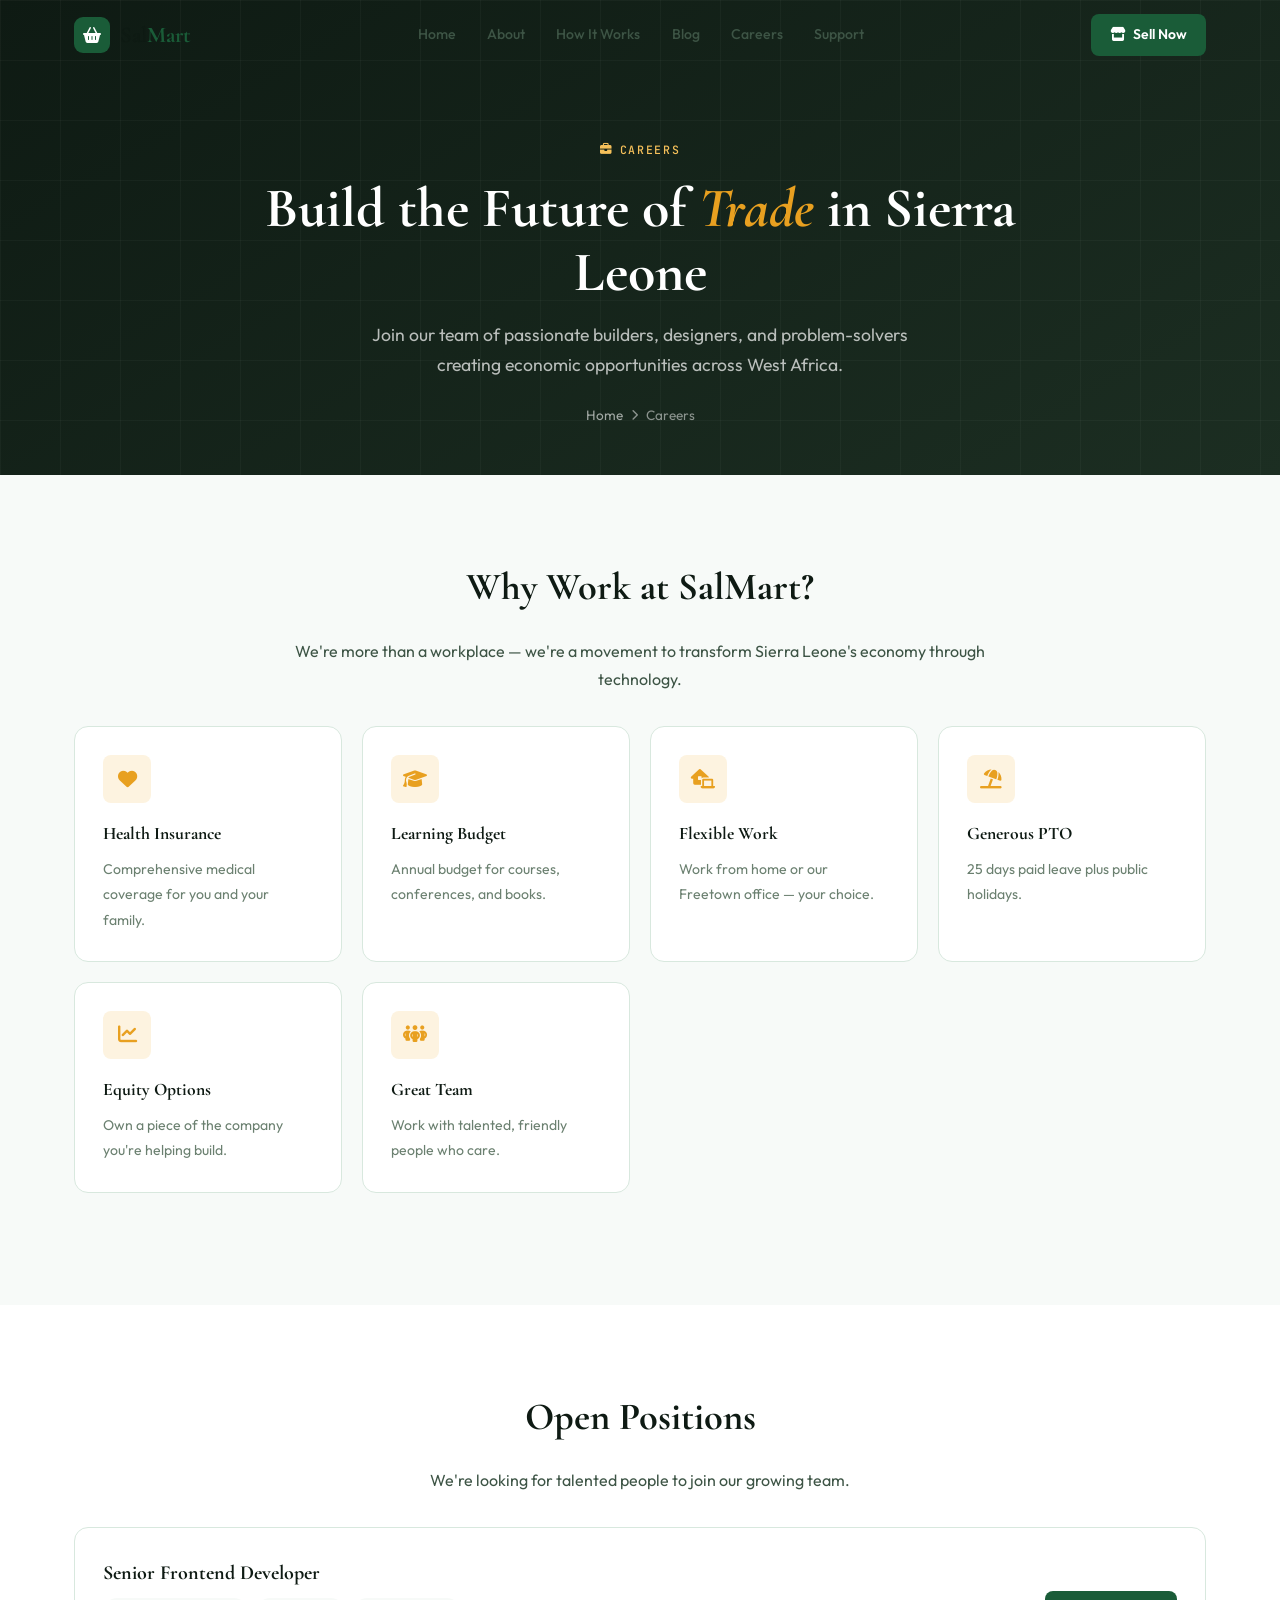
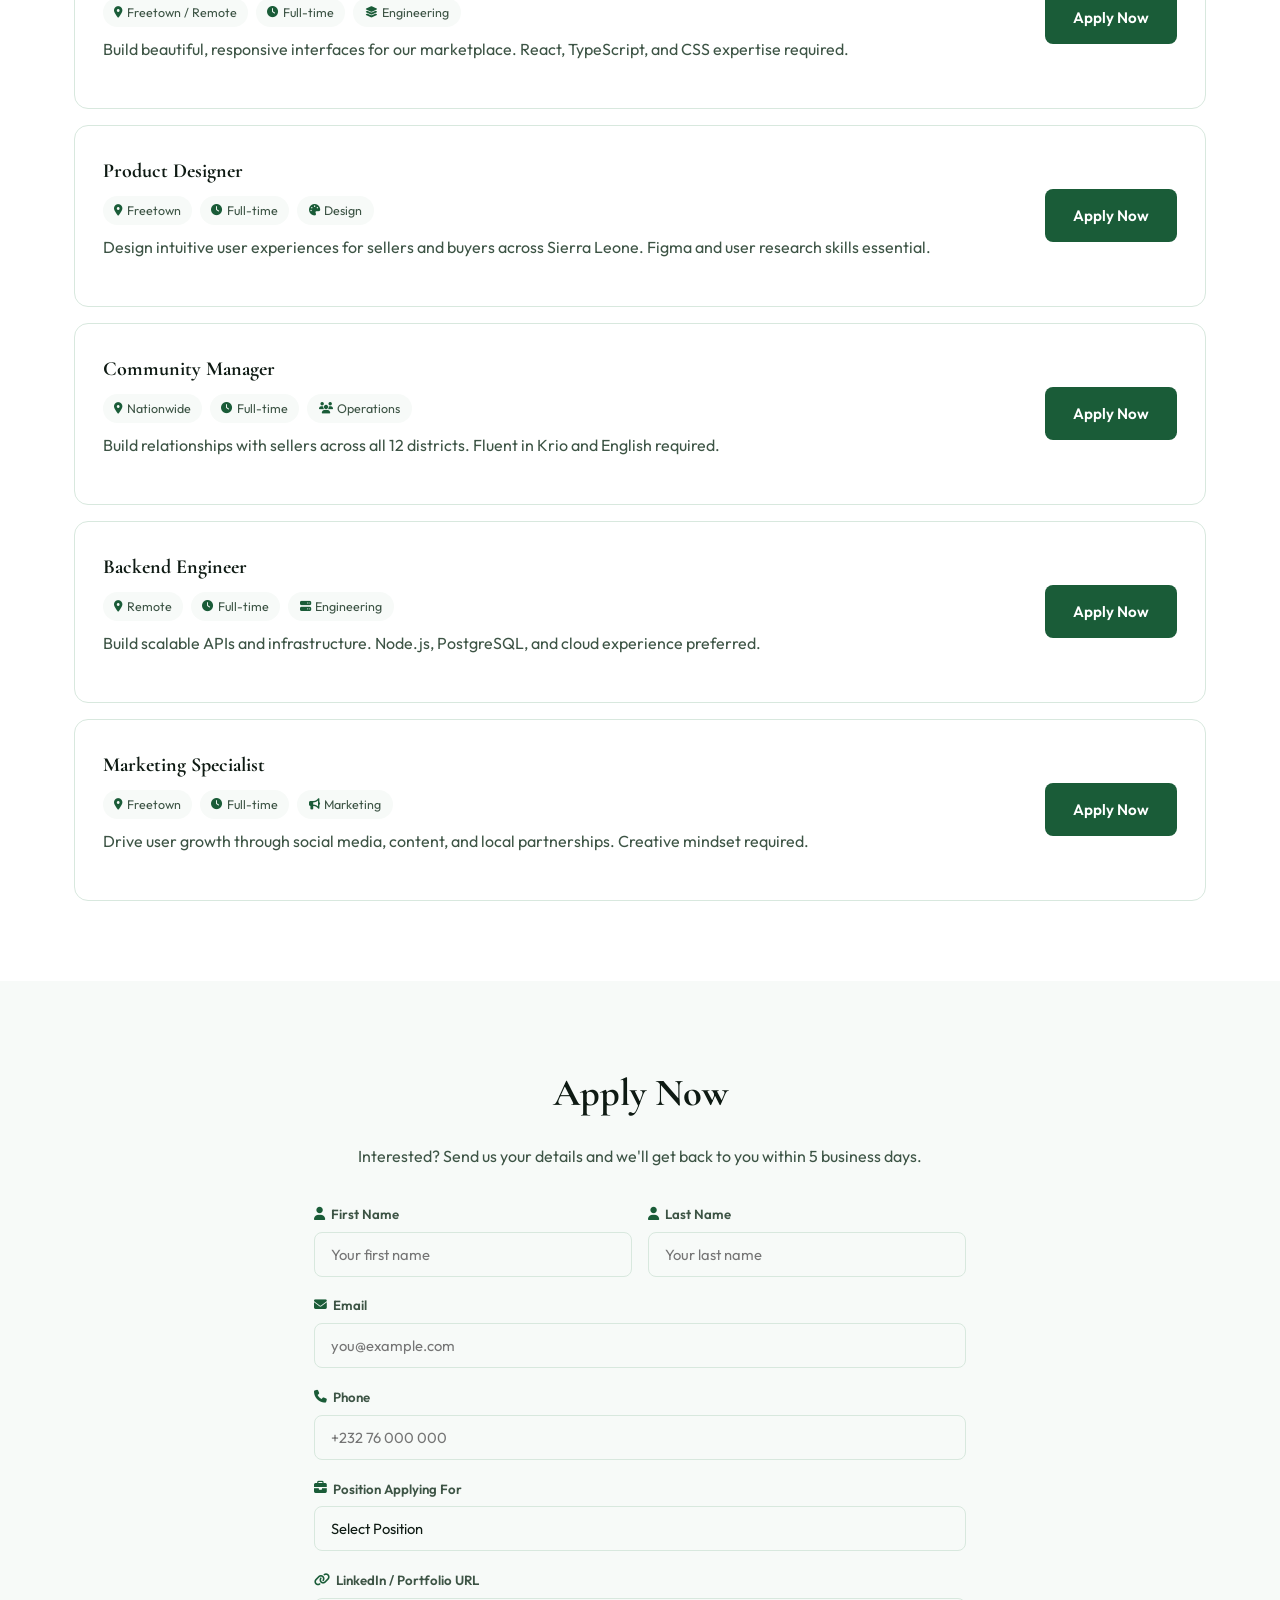
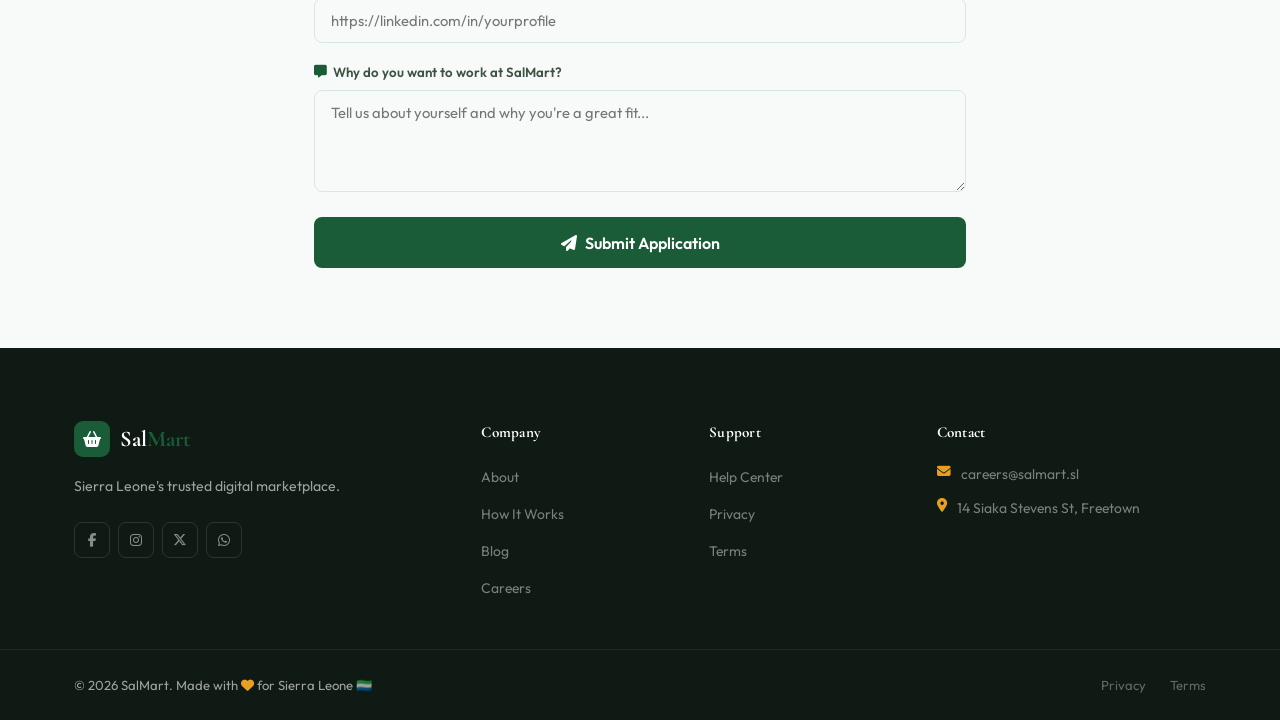
<file: careers.html>
<!doctype html>
<html lang="en">
  <head>
    <meta charset="UTF-8" />
    <meta name="viewport" content="width=device-width, initial-scale=1.0" />
    <title>Careers — SalMart</title>

    <link rel="preconnect" href="https://fonts.googleapis.com" />
    <link rel="preconnect" href="https://fonts.gstatic.com" crossorigin />
    <link
      href="https://fonts.googleapis.com/css2?family=Cormorant+Garamond:ital,wght@0,400;0,600;0,700;1,400;1,600&family=Outfit:wght@300;400;500;600;700&family=JetBrains+Mono:wght@400;500&display=swap"
      rel="stylesheet"
    />
    <link
      rel="stylesheet"
      href="https://cdnjs.cloudflare.com/ajax/libs/font-awesome/6.5.1/css/all.min.css"
    />

    <link rel="stylesheet" href="./CSS/common.css" />
    <link rel="stylesheet" href="./CSS/layout.css" />
    <link rel="stylesheet" href="./CSS/pages.css" />
    <link rel="stylesheet" href="./CSS/responsive.css" />
  </head>
  <body>
    <header id="navbar" class="solid">
      <div class="nav-container">
        <a href="index.html" class="nav-logo">
          <span class="logo-mark"
            ><i class="fa-solid fa-basket-shopping"></i
          ></span>
          <span class="logo-name">Sal<em>Mart</em></span>
        </a>
        <nav class="nav-links">
          <a href="index.html" class="nav-link">Home</a>
          <a href="about.html" class="nav-link">About</a>
          <a href="how-it-works.html" class="nav-link">How It Works</a>
          <a href="blog.html" class="nav-link">Blog</a>
          <a href="careers.html" class="nav-link active">Careers</a>
          <a href="support.html" class="nav-link">Support</a>
        </nav>
        <div class="nav-actions">
          <a href="auth.html" class="btn-nav-cta"
            ><i class="fa-solid fa-store"></i> Sell Now</a
          >
          <button class="hamburger" id="hamburger">
            <span></span><span></span><span></span>
          </button>
        </div>
      </div>
    </header>

    <div class="mobile-nav" id="mobileNav">
      <a href="index.html"><i class="fa-solid fa-house"></i> Home</a>
      <a href="about.html"><i class="fa-solid fa-circle-info"></i> About</a>
      <a href="how-it-works.html"
        ><i class="fa-solid fa-circle-play"></i> How It Works</a
      >
      <a href="blog.html"><i class="fa-solid fa-newspaper"></i> Blog</a>
      <a href="careers.html"><i class="fa-solid fa-briefcase"></i> Careers</a>
      <a href="support.html"><i class="fa-solid fa-headset"></i> Support</a>
    </div>
    <div
      class="mobile-overlay"
      id="mobileOverlay"
      onclick="closeMobile()"
    ></div>

    <main>
      <section class="page-hero">
        <div class="page-hero-content">
          <span class="section-eyebrow"
            ><i class="fa-solid fa-briefcase"></i> Careers</span
          >
          <h1>
            Build the Future of <span class="heading-accent">Trade</span> in
            Sierra Leone
          </h1>
          <p>
            Join our team of passionate builders, designers, and problem-solvers
            creating economic opportunities across West Africa.
          </p>
          <div class="breadcrumb">
            <a href="index.html">Home</a>
            <i class="fa-solid fa-chevron-right"></i>
            <span>Careers</span>
          </div>
        </div>
      </section>

      <!-- Why Join Us -->
      <section class="page-section">
        <div class="container">
          <div
            style="text-align: center; max-width: 700px; margin: 0 auto 2rem"
          >
            <h2>Why Work at SalMart?</h2>
            <p>
              We're more than a workplace — we're a movement to transform Sierra
              Leone's economy through technology.
            </p>
          </div>

          <div class="benefits-grid">
            <div class="benefit-card">
              <div class="benefit-icon"><i class="fa-solid fa-heart"></i></div>
              <h4>Health Insurance</h4>
              <p>Comprehensive medical coverage for you and your family.</p>
            </div>
            <div class="benefit-card">
              <div class="benefit-icon">
                <i class="fa-solid fa-graduation-cap"></i>
              </div>
              <h4>Learning Budget</h4>
              <p>Annual budget for courses, conferences, and books.</p>
            </div>
            <div class="benefit-card">
              <div class="benefit-icon">
                <i class="fa-solid fa-house-laptop"></i>
              </div>
              <h4>Flexible Work</h4>
              <p>Work from home or our Freetown office — your choice.</p>
            </div>
            <div class="benefit-card">
              <div class="benefit-icon">
                <i class="fa-solid fa-umbrella-beach"></i>
              </div>
              <h4>Generous PTO</h4>
              <p>25 days paid leave plus public holidays.</p>
            </div>
            <div class="benefit-card">
              <div class="benefit-icon">
                <i class="fa-solid fa-chart-line"></i>
              </div>
              <h4>Equity Options</h4>
              <p>Own a piece of the company you're helping build.</p>
            </div>
            <div class="benefit-card">
              <div class="benefit-icon">
                <i class="fa-solid fa-people-group"></i>
              </div>
              <h4>Great Team</h4>
              <p>Work with talented, friendly people who care.</p>
            </div>
          </div>
        </div>
      </section>

      <!-- Open Positions -->
      <section class="page-section alt">
        <div class="container">
          <div
            style="text-align: center; max-width: 700px; margin: 0 auto 2rem"
          >
            <h2>Open Positions</h2>
            <p>We're looking for talented people to join our growing team.</p>
          </div>

          <div class="job-list">
            <div class="job-card">
              <div class="job-info">
                <h3>Senior Frontend Developer</h3>
                <div class="job-tags">
                  <span class="job-tag"
                    ><i class="fa-solid fa-location-dot"></i> Freetown /
                    Remote</span
                  >
                  <span class="job-tag"
                    ><i class="fa-solid fa-clock"></i> Full-time</span
                  >
                  <span class="job-tag"
                    ><i class="fa-solid fa-layer-group"></i> Engineering</span
                  >
                </div>
                <p class="job-desc">
                  Build beautiful, responsive interfaces for our marketplace.
                  React, TypeScript, and CSS expertise required.
                </p>
              </div>
              <div class="job-apply">
                <a href="#apply" class="btn-primary">Apply Now</a>
              </div>
            </div>

            <div class="job-card">
              <div class="job-info">
                <h3>Product Designer</h3>
                <div class="job-tags">
                  <span class="job-tag"
                    ><i class="fa-solid fa-location-dot"></i> Freetown</span
                  >
                  <span class="job-tag"
                    ><i class="fa-solid fa-clock"></i> Full-time</span
                  >
                  <span class="job-tag"
                    ><i class="fa-solid fa-palette"></i> Design</span
                  >
                </div>
                <p class="job-desc">
                  Design intuitive user experiences for sellers and buyers
                  across Sierra Leone. Figma and user research skills essential.
                </p>
              </div>
              <div class="job-apply">
                <a href="#apply" class="btn-primary">Apply Now</a>
              </div>
            </div>

            <div class="job-card">
              <div class="job-info">
                <h3>Community Manager</h3>
                <div class="job-tags">
                  <span class="job-tag"
                    ><i class="fa-solid fa-location-dot"></i> Nationwide</span
                  >
                  <span class="job-tag"
                    ><i class="fa-solid fa-clock"></i> Full-time</span
                  >
                  <span class="job-tag"
                    ><i class="fa-solid fa-users"></i> Operations</span
                  >
                </div>
                <p class="job-desc">
                  Build relationships with sellers across all 12 districts.
                  Fluent in Krio and English required.
                </p>
              </div>
              <div class="job-apply">
                <a href="#apply" class="btn-primary">Apply Now</a>
              </div>
            </div>

            <div class="job-card">
              <div class="job-info">
                <h3>Backend Engineer</h3>
                <div class="job-tags">
                  <span class="job-tag"
                    ><i class="fa-solid fa-location-dot"></i> Remote</span
                  >
                  <span class="job-tag"
                    ><i class="fa-solid fa-clock"></i> Full-time</span
                  >
                  <span class="job-tag"
                    ><i class="fa-solid fa-server"></i> Engineering</span
                  >
                </div>
                <p class="job-desc">
                  Build scalable APIs and infrastructure. Node.js, PostgreSQL,
                  and cloud experience preferred.
                </p>
              </div>
              <div class="job-apply">
                <a href="#apply" class="btn-primary">Apply Now</a>
              </div>
            </div>

            <div class="job-card">
              <div class="job-info">
                <h3>Marketing Specialist</h3>
                <div class="job-tags">
                  <span class="job-tag"
                    ><i class="fa-solid fa-location-dot"></i> Freetown</span
                  >
                  <span class="job-tag"
                    ><i class="fa-solid fa-clock"></i> Full-time</span
                  >
                  <span class="job-tag"
                    ><i class="fa-solid fa-bullhorn"></i> Marketing</span
                  >
                </div>
                <p class="job-desc">
                  Drive user growth through social media, content, and local
                  partnerships. Creative mindset required.
                </p>
              </div>
              <div class="job-apply">
                <a href="#apply" class="btn-primary">Apply Now</a>
              </div>
            </div>
          </div>
        </div>
      </section>

      <!-- Application Form -->
      <section class="page-section" id="apply">
        <div class="container" style="max-width: 700px">
          <div style="text-align: center; margin-bottom: 2rem">
            <h2>Apply Now</h2>
            <p>
              Interested? Send us your details and we'll get back to you within
              5 business days.
            </p>
          </div>

          <div class="form-card">
            <form onsubmit="handleJobApplication(event)">
              <div class="form-row">
                <div class="form-group">
                  <label><i class="fa-solid fa-user"></i> First Name</label>
                  <input type="text" required placeholder="Your first name" />
                </div>
                <div class="form-group">
                  <label><i class="fa-solid fa-user"></i> Last Name</label>
                  <input type="text" required placeholder="Your last name" />
                </div>
              </div>
              <div class="form-group">
                <label><i class="fa-solid fa-envelope"></i> Email</label>
                <input type="email" required placeholder="you@example.com" />
              </div>
              <div class="form-group">
                <label><i class="fa-solid fa-phone"></i> Phone</label>
                <input type="tel" required placeholder="+232 76 000 000" />
              </div>
              <div class="form-group">
                <label
                  ><i class="fa-solid fa-briefcase"></i> Position Applying
                  For</label
                >
                <select required>
                  <option value="">Select Position</option>
                  <option>Senior Frontend Developer</option>
                  <option>Product Designer</option>
                  <option>Community Manager</option>
                  <option>Backend Engineer</option>
                  <option>Marketing Specialist</option>
                  <option>Other</option>
                </select>
              </div>
              <div class="form-group">
                <label
                  ><i class="fa-solid fa-link"></i> LinkedIn / Portfolio
                  URL</label
                >
                <input
                  type="url"
                  placeholder="https://linkedin.com/in/yourprofile"
                />
              </div>
              <div class="form-group">
                <label
                  ><i class="fa-solid fa-message"></i> Why do you want to work
                  at SalMart?</label
                >
                <textarea
                  rows="4"
                  required
                  placeholder="Tell us about yourself and why you're a great fit..."
                ></textarea>
              </div>
              <button type="submit" class="btn-submit">
                <i class="fa-solid fa-paper-plane"></i> Submit Application
              </button>
            </form>
          </div>
        </div>
      </section>
    </main>

    <footer id="contact">
      <div class="footer-top">
        <div class="container footer-grid">
          <div class="footer-brand">
            <a href="index.html" class="nav-logo footer-logo-link">
              <span class="logo-mark"
                ><i class="fa-solid fa-basket-shopping"></i
              ></span>
              <span class="logo-name">Sal<em>Mart</em></span>
            </a>
            <p>Sierra Leone's trusted digital marketplace.</p>
            <div class="social-row">
              <a
                href="https://facebook.com/salmart"
                target="_blank"
                class="social-btn"
                ><i class="fa-brands fa-facebook-f"></i
              ></a>
              <a
                href="https://instagram.com/salmart"
                target="_blank"
                class="social-btn"
                ><i class="fa-brands fa-instagram"></i
              ></a>
              <a
                href="https://twitter.com/salmart"
                target="_blank"
                class="social-btn"
                ><i class="fa-brands fa-x-twitter"></i
              ></a>
              <a
                href="https://wa.me/23278999000"
                target="_blank"
                class="social-btn"
                ><i class="fa-brands fa-whatsapp"></i
              ></a>
            </div>
          </div>
          <div class="footer-col">
            <h4>Company</h4>
            <ul>
              <li><a href="about.html">About</a></li>
              <li><a href="how-it-works.html">How It Works</a></li>
              <li><a href="blog.html">Blog</a></li>
              <li><a href="careers.html">Careers</a></li>
            </ul>
          </div>
          <div class="footer-col">
            <h4>Support</h4>
            <ul>
              <li><a href="support.html">Help Center</a></li>
              <li><a href="privacy.html">Privacy</a></li>
              <li><a href="terms.html">Terms</a></li>
            </ul>
          </div>
          <div class="footer-col">
            <h4>Contact</h4>
            <div class="contact-item">
              <i class="fa-solid fa-envelope"></i
              ><span>careers@salmart.sl</span>
            </div>
            <div class="contact-item">
              <i class="fa-solid fa-location-dot"></i
              ><span>14 Siaka Stevens St, Freetown</span>
            </div>
          </div>
        </div>
      </div>
      <div class="footer-bottom">
        <div class="container footer-bottom-inner">
          <p>
            © 2026 SalMart. Made with
            <i class="fa-solid fa-heart heart-gold"></i> for Sierra Leone 🇸🇱
          </p>
          <div class="footer-legal">
            <a href="privacy.html">Privacy</a>
            <a href="terms.html">Terms</a>
          </div>
        </div>
      </div>
    </footer>

    <script src="./JAVASCRIPT/utils.js"></script>
    <script src="./JAVASCRIPT/navbar.js"></script>
    <script>
      function handleJobApplication(e) {
        e.preventDefault();
        showToast("Application submitted! We'll be in touch soon. 🎉");
        e.target.reset();
      }
    </script>
  </body>
</html>
</file>
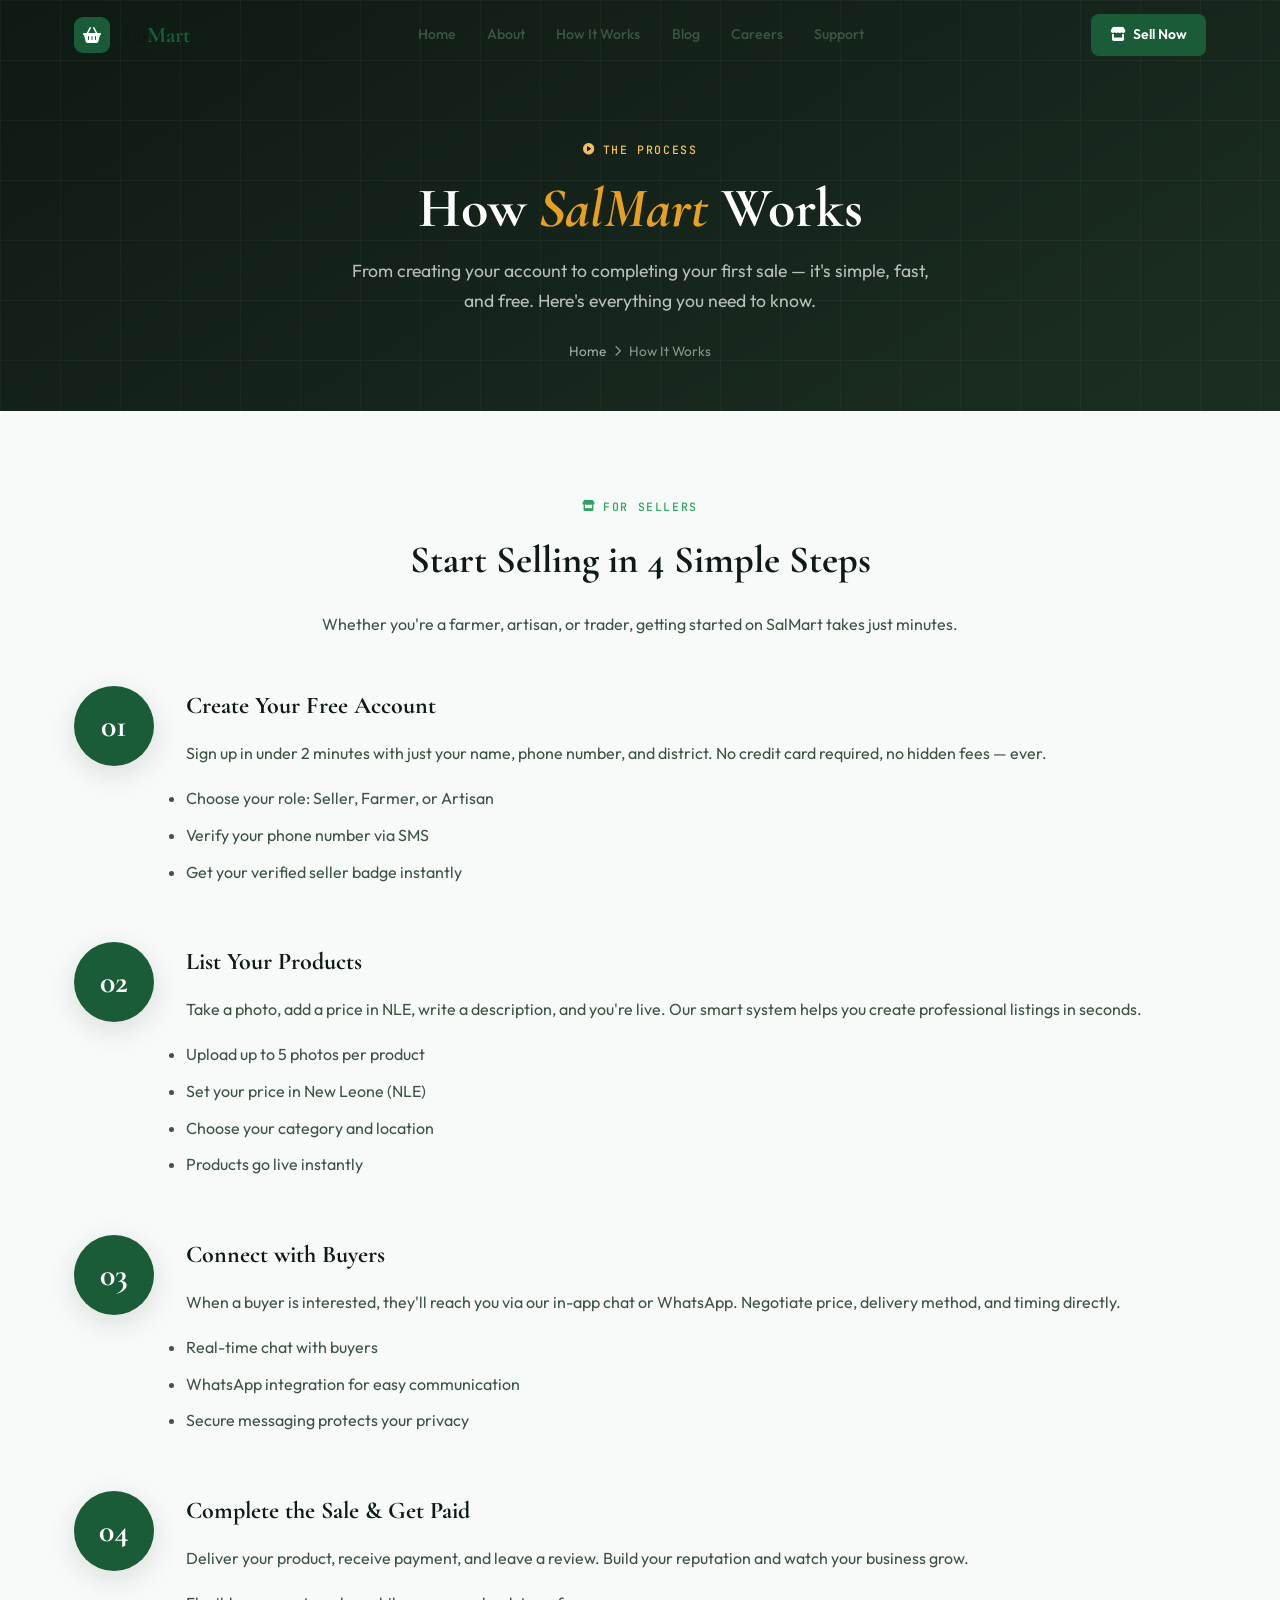
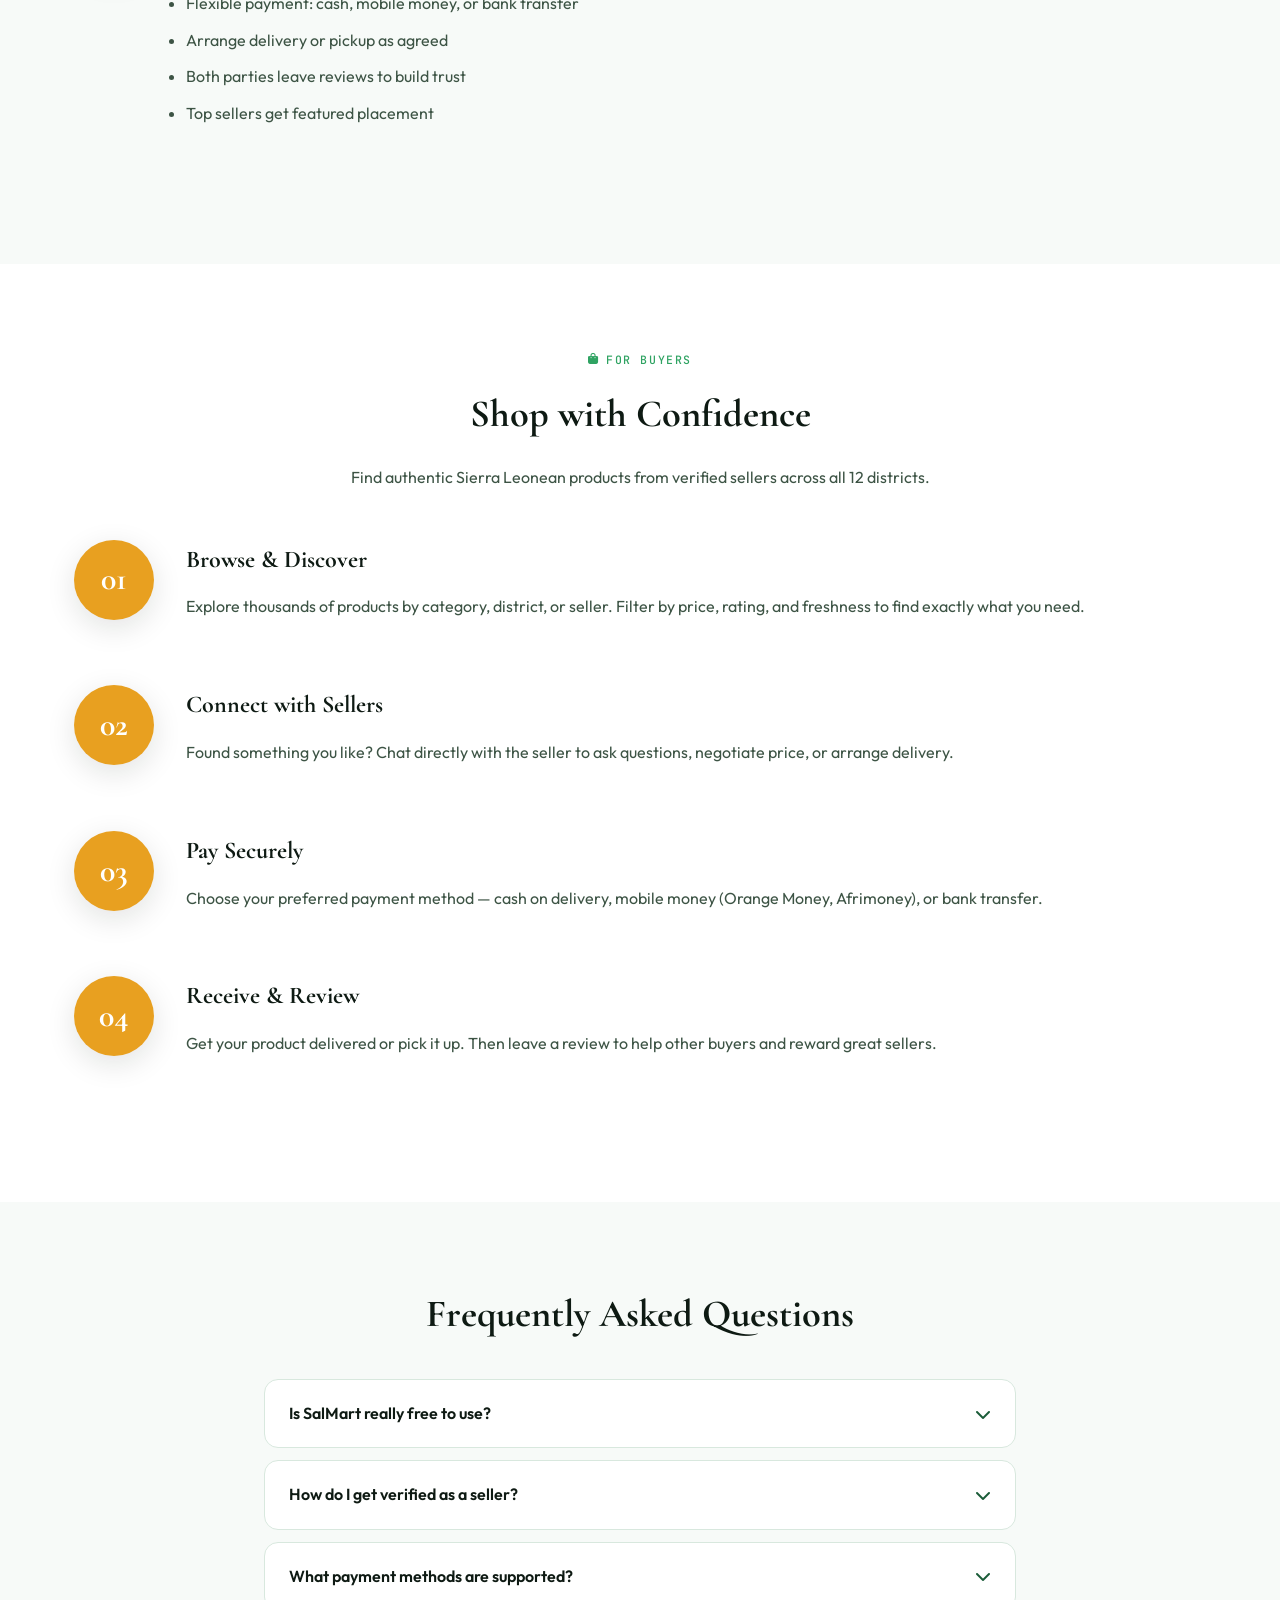
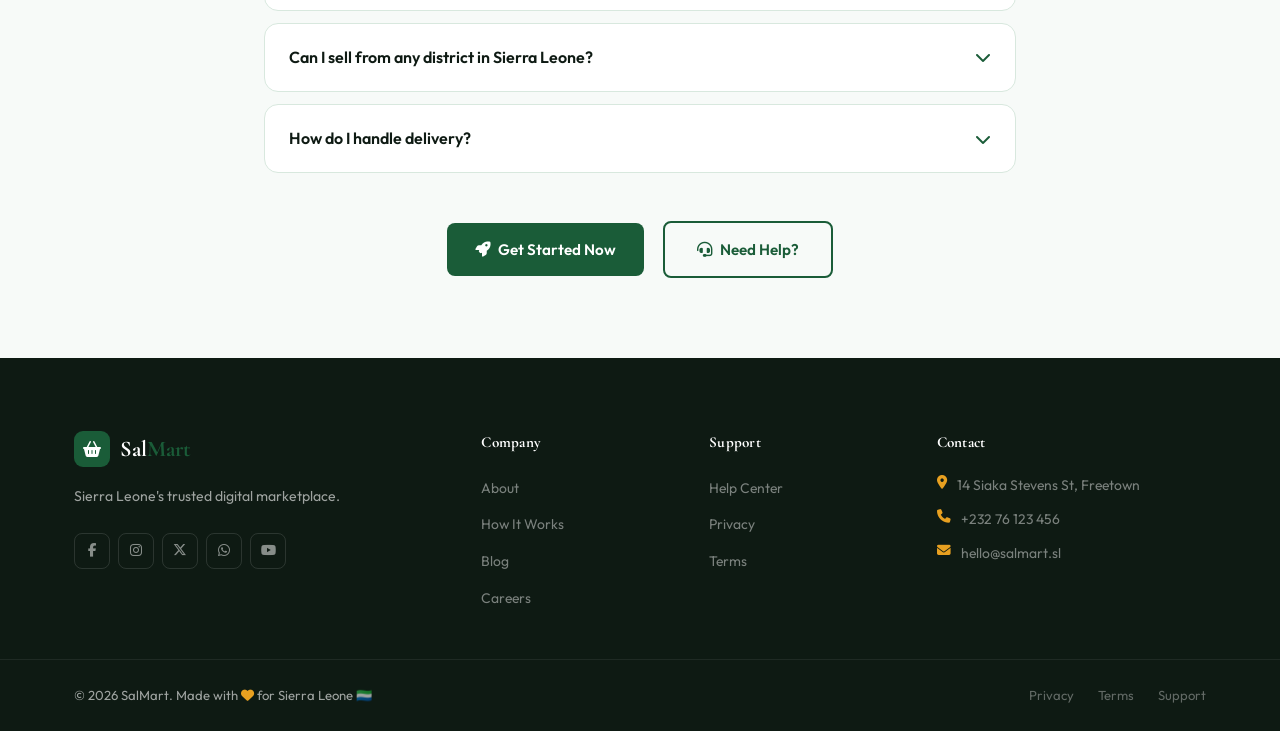
<file: how-it-works.html>
<!doctype html>
<html lang="en">
  <head>
    <meta charset="UTF-8" />
    <meta name="viewport" content="width=device-width, initial-scale=1.0" />
    <title>How It Works — SalMart</title>

    <link rel="preconnect" href="https://fonts.googleapis.com" />
    <link rel="preconnect" href="https://fonts.gstatic.com" crossorigin />
    <link
      href="https://fonts.googleapis.com/css2?family=Cormorant+Garamond:ital,wght@0,400;0,600;0,700;1,400;1,600&family=Outfit:wght@300;400;500;600;700&family=JetBrains+Mono:wght@400;500&display=swap"
      rel="stylesheet"
    />
    <link
      rel="stylesheet"
      href="https://cdnjs.cloudflare.com/ajax/libs/font-awesome/6.5.1/css/all.min.css"
    />

    <link rel="stylesheet" href="./CSS/common.css" />
    <link rel="stylesheet" href="./CSS/layout.css" />
    <link rel="stylesheet" href="./CSS/pages.css" />
    <link rel="stylesheet" href="./CSS/responsive.css" />
  </head>
  <body>
    <!-- NAVBAR -->
    <header id="navbar" class="solid">
      <div class="nav-container">
        <a href="index.html" class="nav-logo">
          <span class="logo-mark"
            ><i class="fa-solid fa-basket-shopping"></i
          ></span>
          <span class="logo-name">Sal<em>Mart</em></span>
        </a>
        <nav class="nav-links">
          <a href="index.html" class="nav-link">Home</a>
          <a href="about.html" class="nav-link">About</a>
          <a href="how-it-works.html" class="nav-link active">How It Works</a>
          <a href="blog.html" class="nav-link">Blog</a>
          <a href="careers.html" class="nav-link">Careers</a>
          <a href="support.html" class="nav-link">Support</a>
        </nav>
        <div class="nav-actions">
          <a href="auth.html" class="btn-nav-cta"
            ><i class="fa-solid fa-store"></i> Sell Now</a
          >
          <button class="hamburger" id="hamburger">
            <span></span><span></span><span></span>
          </button>
        </div>
      </div>
    </header>

    <div class="mobile-nav" id="mobileNav">
      <a href="index.html"><i class="fa-solid fa-house"></i> Home</a>
      <a href="about.html"><i class="fa-solid fa-circle-info"></i> About</a>
      <a href="how-it-works.html"
        ><i class="fa-solid fa-circle-play"></i> How It Works</a
      >
      <a href="blog.html"><i class="fa-solid fa-newspaper"></i> Blog</a>
      <a href="careers.html"><i class="fa-solid fa-briefcase"></i> Careers</a>
      <a href="support.html"><i class="fa-solid fa-headset"></i> Support</a>
    </div>
    <div
      class="mobile-overlay"
      id="mobileOverlay"
      onclick="closeMobile()"
    ></div>

    <main>
      <section class="page-hero">
        <div class="page-hero-content">
          <span class="section-eyebrow"
            ><i class="fa-solid fa-circle-play"></i> The Process</span
          >
          <h1>How <span class="heading-accent">SalMart</span> Works</h1>
          <p>
            From creating your account to completing your first sale — it's
            simple, fast, and free. Here's everything you need to know.
          </p>
          <div class="breadcrumb">
            <a href="index.html">Home</a>
            <i class="fa-solid fa-chevron-right"></i>
            <span>How It Works</span>
          </div>
        </div>
      </section>

      <!-- For Sellers -->
      <section class="page-section">
        <div class="container">
          <div
            style="text-align: center; max-width: 700px; margin: 0 auto 3rem"
          >
            <span class="section-eyebrow"
              ><i class="fa-solid fa-store"></i> For Sellers</span
            >
            <h2>Start Selling in 4 Simple Steps</h2>
            <p>
              Whether you're a farmer, artisan, or trader, getting started on
              SalMart takes just minutes.
            </p>
          </div>

          <div class="detailed-steps">
            <div class="detailed-step">
              <div class="detailed-step-number">01</div>
              <div class="detailed-step-content">
                <h3>Create Your Free Account</h3>
                <p>
                  Sign up in under 2 minutes with just your name, phone number,
                  and district. No credit card required, no hidden fees — ever.
                </p>
                <ul>
                  <li>Choose your role: Seller, Farmer, or Artisan</li>
                  <li>Verify your phone number via SMS</li>
                  <li>Get your verified seller badge instantly</li>
                </ul>
              </div>
            </div>

            <div class="detailed-step">
              <div class="detailed-step-number">02</div>
              <div class="detailed-step-content">
                <h3>List Your Products</h3>
                <p>
                  Take a photo, add a price in NLE, write a description, and
                  you're live. Our smart system helps you create professional
                  listings in seconds.
                </p>
                <ul>
                  <li>Upload up to 5 photos per product</li>
                  <li>Set your price in New Leone (NLE)</li>
                  <li>Choose your category and location</li>
                  <li>Products go live instantly</li>
                </ul>
              </div>
            </div>

            <div class="detailed-step">
              <div class="detailed-step-number">03</div>
              <div class="detailed-step-content">
                <h3>Connect with Buyers</h3>
                <p>
                  When a buyer is interested, they'll reach you via our in-app
                  chat or WhatsApp. Negotiate price, delivery method, and timing
                  directly.
                </p>
                <ul>
                  <li>Real-time chat with buyers</li>
                  <li>WhatsApp integration for easy communication</li>
                  <li>Secure messaging protects your privacy</li>
                </ul>
              </div>
            </div>

            <div class="detailed-step">
              <div class="detailed-step-number">04</div>
              <div class="detailed-step-content">
                <h3>Complete the Sale & Get Paid</h3>
                <p>
                  Deliver your product, receive payment, and leave a review.
                  Build your reputation and watch your business grow.
                </p>
                <ul>
                  <li>
                    Flexible payment: cash, mobile money, or bank transfer
                  </li>
                  <li>Arrange delivery or pickup as agreed</li>
                  <li>Both parties leave reviews to build trust</li>
                  <li>Top sellers get featured placement</li>
                </ul>
              </div>
            </div>
          </div>
        </div>
      </section>

      <!-- For Buyers -->
      <section class="page-section alt">
        <div class="container">
          <div
            style="text-align: center; max-width: 700px; margin: 0 auto 3rem"
          >
            <span class="section-eyebrow"
              ><i class="fa-solid fa-bag-shopping"></i> For Buyers</span
            >
            <h2>Shop with Confidence</h2>
            <p>
              Find authentic Sierra Leonean products from verified sellers
              across all 12 districts.
            </p>
          </div>

          <div class="detailed-steps">
            <div class="detailed-step">
              <div class="detailed-step-number" style="background: var(--gold)">
                01
              </div>
              <div class="detailed-step-content">
                <h3>Browse & Discover</h3>
                <p>
                  Explore thousands of products by category, district, or
                  seller. Filter by price, rating, and freshness to find exactly
                  what you need.
                </p>
              </div>
            </div>

            <div class="detailed-step">
              <div class="detailed-step-number" style="background: var(--gold)">
                02
              </div>
              <div class="detailed-step-content">
                <h3>Connect with Sellers</h3>
                <p>
                  Found something you like? Chat directly with the seller to ask
                  questions, negotiate price, or arrange delivery.
                </p>
              </div>
            </div>

            <div class="detailed-step">
              <div class="detailed-step-number" style="background: var(--gold)">
                03
              </div>
              <div class="detailed-step-content">
                <h3>Pay Securely</h3>
                <p>
                  Choose your preferred payment method — cash on delivery,
                  mobile money (Orange Money, Afrimoney), or bank transfer.
                </p>
              </div>
            </div>

            <div class="detailed-step">
              <div class="detailed-step-number" style="background: var(--gold)">
                04
              </div>
              <div class="detailed-step-content">
                <h3>Receive & Review</h3>
                <p>
                  Get your product delivered or pick it up. Then leave a review
                  to help other buyers and reward great sellers.
                </p>
              </div>
            </div>
          </div>
        </div>
      </section>

      <!-- FAQ -->
      <section class="page-section">
        <div class="container" style="max-width: 800px">
          <div style="text-align: center; margin-bottom: 2rem">
            <h2>Frequently Asked Questions</h2>
          </div>
          <div class="faq-list">
            <div class="faq-item">
              <div class="faq-question" onclick="toggleFaq(this)">
                <span>Is SalMart really free to use?</span>
                <i class="fa-solid fa-chevron-down"></i>
              </div>
              <div class="faq-answer">
                <div class="faq-answer-inner">
                  Yes! Creating an account and listing products is 100% free. We
                  don't charge commissions or monthly fees. We believe in
                  empowering Sierra Leonean entrepreneurs without financial
                  barriers.
                </div>
              </div>
            </div>
            <div class="faq-item">
              <div class="faq-question" onclick="toggleFaq(this)">
                <span>How do I get verified as a seller?</span>
                <i class="fa-solid fa-chevron-down"></i>
              </div>
              <div class="faq-answer">
                <div class="faq-answer-inner">
                  Verification is automatic once you confirm your phone number
                  via SMS and provide valid identification. Most sellers are
                  verified within minutes of signing up.
                </div>
              </div>
            </div>
            <div class="faq-item">
              <div class="faq-question" onclick="toggleFaq(this)">
                <span>What payment methods are supported?</span>
                <i class="fa-solid fa-chevron-down"></i>
              </div>
              <div class="faq-answer">
                <div class="faq-answer-inner">
                  We support cash on delivery, Orange Money, Afrimoney, bank
                  transfers, and other mobile money services popular in Sierra
                  Leone. Sellers and buyers agree on the payment method
                  directly.
                </div>
              </div>
            </div>
            <div class="faq-item">
              <div class="faq-question" onclick="toggleFaq(this)">
                <span>Can I sell from any district in Sierra Leone?</span>
                <i class="fa-solid fa-chevron-down"></i>
              </div>
              <div class="faq-answer">
                <div class="faq-answer-inner">
                  Absolutely! SalMart covers all 12 districts — Western Area,
                  Bo, Bombali, Bonthe, Kailahun, Kambia, Kenema, Kono, Moyamba,
                  Port Loko, Pujehun, and Tonkolili. We connect sellers and
                  buyers nationwide.
                </div>
              </div>
            </div>
            <div class="faq-item">
              <div class="faq-question" onclick="toggleFaq(this)">
                <span>How do I handle delivery?</span>
                <i class="fa-solid fa-chevron-down"></i>
              </div>
              <div class="faq-answer">
                <div class="faq-answer-inner">
                  Delivery is arranged directly between buyer and seller. You
                  can offer pickup, local delivery, or use third-party delivery
                  services. Many sellers use motorcycle taxis (okada) for local
                  deliveries.
                </div>
              </div>
            </div>
          </div>

          <div style="text-align: center; margin-top: 3rem">
            <a href="auth.html" class="btn-primary"
              ><i class="fa-solid fa-rocket"></i> Get Started Now</a
            >
            <a
              href="support.html"
              class="btn-outline-green"
              style="margin-left: 1rem"
              ><i class="fa-solid fa-headset"></i> Need Help?</a
            >
          </div>
        </div>
      </section>
    </main>

    <!-- FOOTER (same as about.html) -->
    <footer id="contact">
      <div class="footer-top">
        <div class="container footer-grid">
          <div class="footer-brand">
            <a href="index.html" class="nav-logo footer-logo-link">
              <span class="logo-mark"
                ><i class="fa-solid fa-basket-shopping"></i
              ></span>
              <span class="logo-name">Sal<em>Mart</em></span>
            </a>
            <p>Sierra Leone's trusted digital marketplace.</p>
            <div class="social-row">
              <a
                href="https://facebook.com/salmart"
                target="_blank"
                class="social-btn"
                ><i class="fa-brands fa-facebook-f"></i
              ></a>
              <a
                href="https://instagram.com/salmart"
                target="_blank"
                class="social-btn"
                ><i class="fa-brands fa-instagram"></i
              ></a>
              <a
                href="https://twitter.com/salmart"
                target="_blank"
                class="social-btn"
                ><i class="fa-brands fa-x-twitter"></i
              ></a>
              <a
                href="https://wa.me/23278999000"
                target="_blank"
                class="social-btn"
                ><i class="fa-brands fa-whatsapp"></i
              ></a>
              <a
                href="https://youtube.com/@salmart"
                target="_blank"
                class="social-btn"
                ><i class="fa-brands fa-youtube"></i
              ></a>
            </div>
          </div>
          <div class="footer-col">
            <h4>Company</h4>
            <ul>
              <li><a href="about.html">About</a></li>
              <li><a href="how-it-works.html">How It Works</a></li>
              <li><a href="blog.html">Blog</a></li>
              <li><a href="careers.html">Careers</a></li>
            </ul>
          </div>
          <div class="footer-col">
            <h4>Support</h4>
            <ul>
              <li><a href="support.html">Help Center</a></li>
              <li><a href="privacy.html">Privacy</a></li>
              <li><a href="terms.html">Terms</a></li>
            </ul>
          </div>
          <div class="footer-col">
            <h4>Contact</h4>
            <div class="contact-item">
              <i class="fa-solid fa-location-dot"></i
              ><span>14 Siaka Stevens St, Freetown</span>
            </div>
            <div class="contact-item">
              <i class="fa-solid fa-phone"></i><span>+232 76 123 456</span>
            </div>
            <div class="contact-item">
              <i class="fa-solid fa-envelope"></i><span>hello@salmart.sl</span>
            </div>
          </div>
        </div>
      </div>
      <div class="footer-bottom">
        <div class="container footer-bottom-inner">
          <p>
            © 2026 SalMart. Made with
            <i class="fa-solid fa-heart heart-gold"></i> for Sierra Leone 🇸🇱
          </p>
          <div class="footer-legal">
            <a href="privacy.html">Privacy</a>
            <a href="terms.html">Terms</a>
            <a href="support.html">Support</a>
          </div>
        </div>
      </div>
    </footer>

    <script src="./JAVASCRIPT/utils.js"></script>
    <script src="./JAVASCRIPT/navbar.js"></script>
    <script>
      function toggleFaq(el) {
        const item = el.parentElement;
        const isActive = item.classList.contains("active");
        document
          .querySelectorAll(".faq-item")
          .forEach((i) => i.classList.remove("active"));
        if (!isActive) item.classList.add("active");
      }
    </script>
  </body>
</html>
</file>
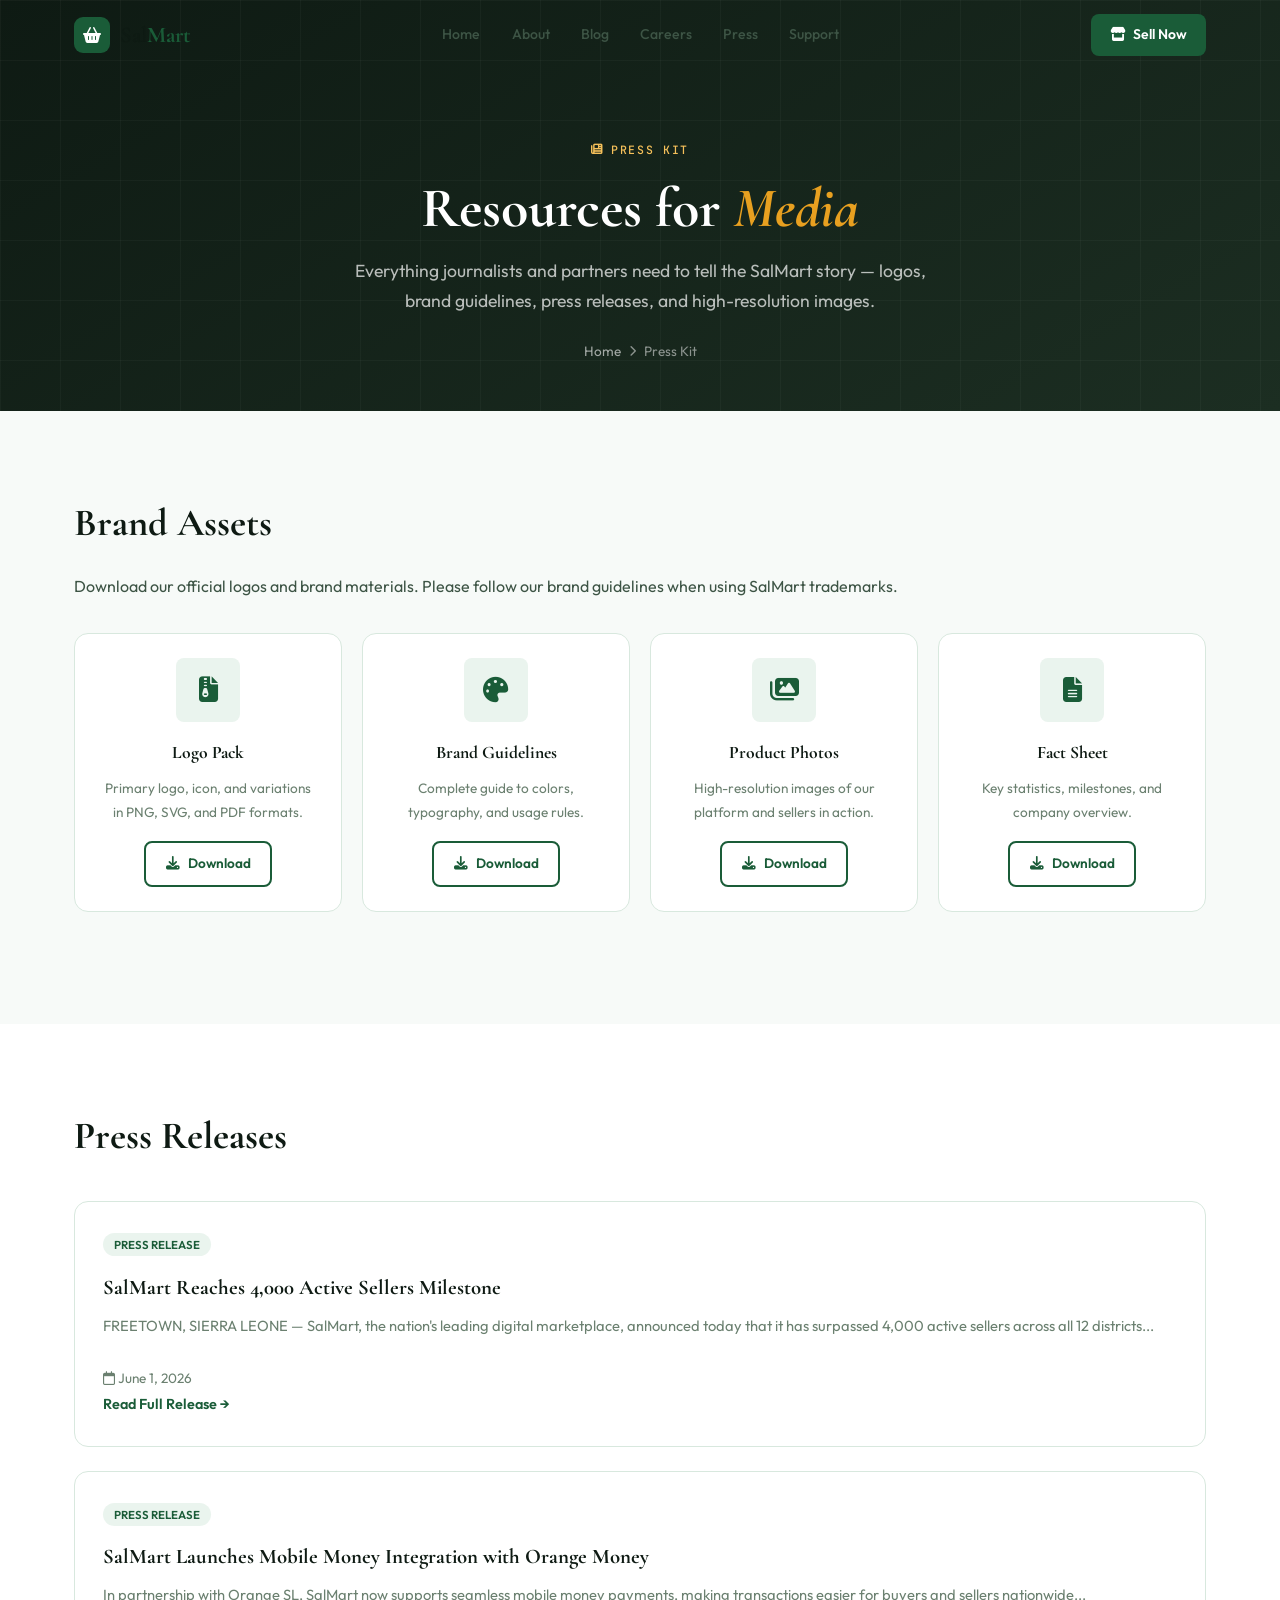
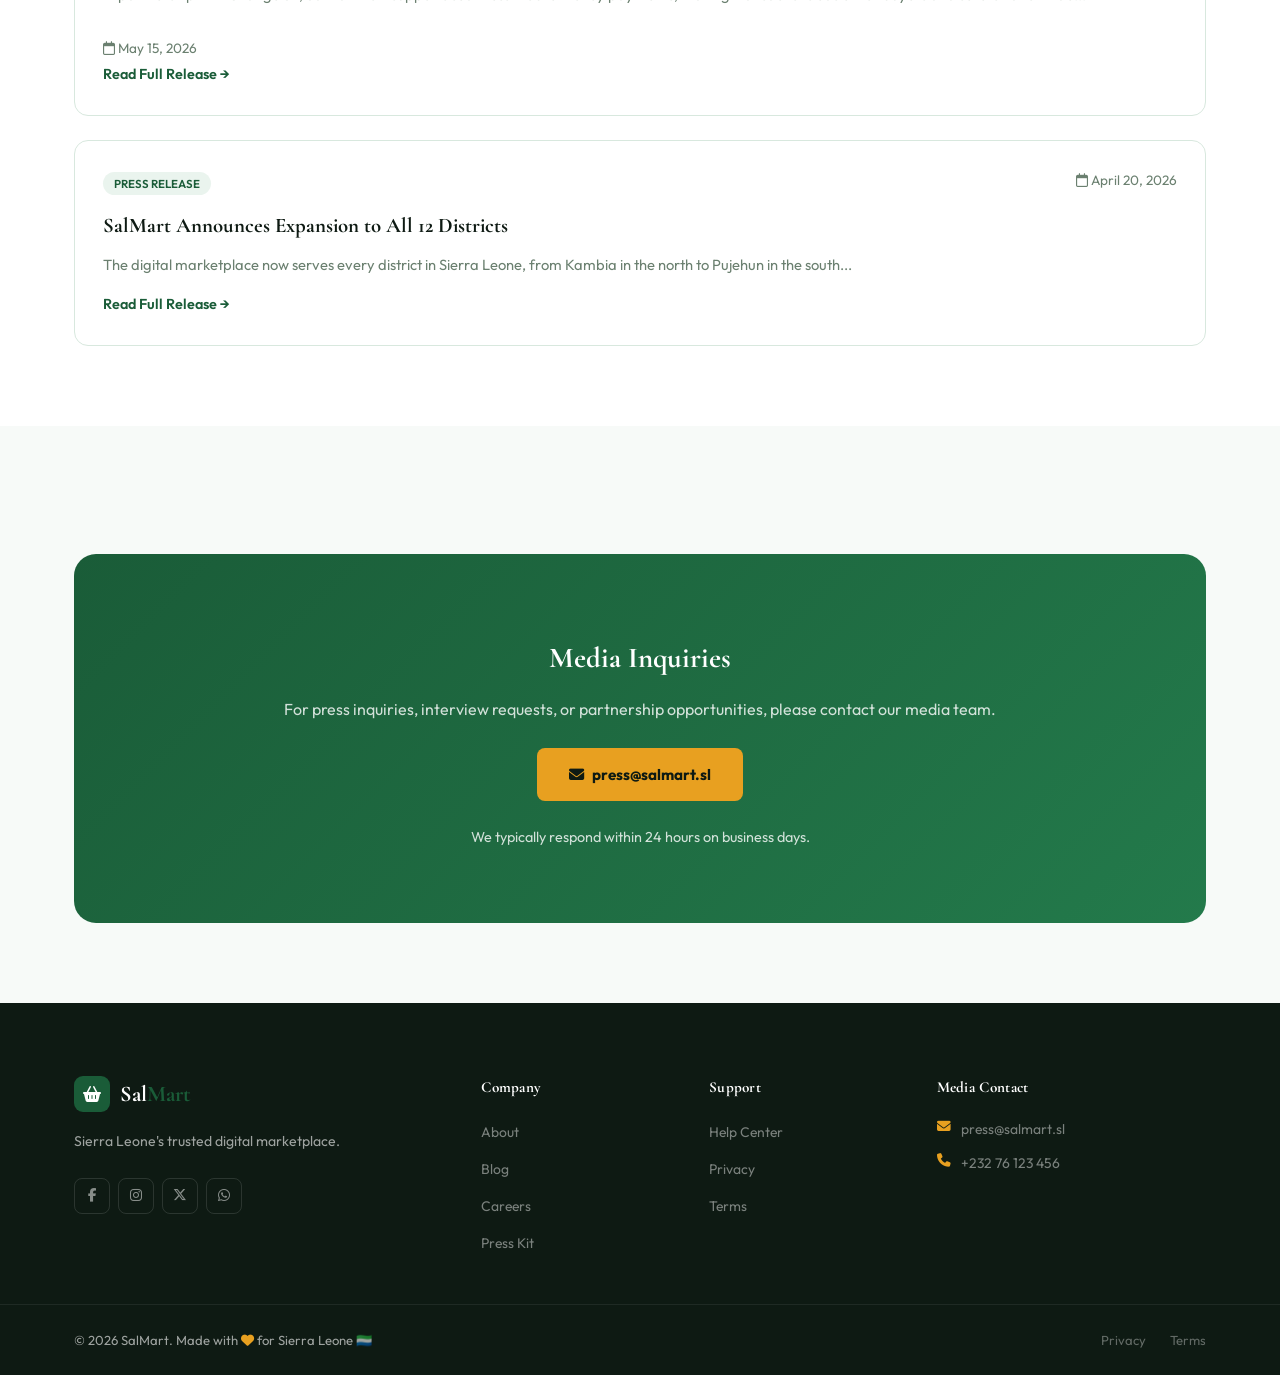
<file: presskit.html>
<!doctype html>
<html lang="en">
  <head>
    <meta charset="UTF-8" />
    <meta name="viewport" content="width=device-width, initial-scale=1.0" />
    <title>Press Kit — SalMart</title>

    <link rel="preconnect" href="https://fonts.googleapis.com" />
    <link rel="preconnect" href="https://fonts.gstatic.com" crossorigin />
    <link
      href="https://fonts.googleapis.com/css2?family=Cormorant+Garamond:ital,wght@0,400;0,600;0,700;1,400;1,600&family=Outfit:wght@300;400;500;600;700&family=JetBrains+Mono:wght@400;500&display=swap"
      rel="stylesheet"
    />
    <link
      rel="stylesheet"
      href="https://cdnjs.cloudflare.com/ajax/libs/font-awesome/6.5.1/css/all.min.css"
    />

    <link rel="stylesheet" href="./CSS/common.css" />
    <link rel="stylesheet" href="./CSS/layout.css" />
    <link rel="stylesheet" href="./CSS/pages.css" />
    <link rel="stylesheet" href="./CSS/responsive.css" />
  </head>
  <body>
    <header id="navbar" class="solid">
      <div class="nav-container">
        <a href="index.html" class="nav-logo">
          <span class="logo-mark"
            ><i class="fa-solid fa-basket-shopping"></i
          ></span>
          <span class="logo-name">Sal<em>Mart</em></span>
        </a>
        <nav class="nav-links">
          <a href="index.html" class="nav-link">Home</a>
          <a href="about.html" class="nav-link">About</a>
          <a href="blog.html" class="nav-link">Blog</a>
          <a href="careers.html" class="nav-link">Careers</a>
          <a href="presskit.html" class="nav-link active">Press</a>
          <a href="support.html" class="nav-link">Support</a>
        </nav>
        <div class="nav-actions">
          <a href="auth.html" class="btn-nav-cta"
            ><i class="fa-solid fa-store"></i> Sell Now</a
          >
          <button class="hamburger" id="hamburger">
            <span></span><span></span><span></span>
          </button>
        </div>
      </div>
    </header>

    <div class="mobile-nav" id="mobileNav">
      <a href="index.html"><i class="fa-solid fa-house"></i> Home</a>
      <a href="about.html"><i class="fa-solid fa-circle-info"></i> About</a>
      <a href="blog.html"><i class="fa-solid fa-newspaper"></i> Blog</a>
      <a href="careers.html"><i class="fa-solid fa-briefcase"></i> Careers</a>
      <a href="presskit.html"><i class="fa-solid fa-newspaper"></i> Press</a>
      <a href="support.html"><i class="fa-solid fa-headset"></i> Support</a>
    </div>
    <div
      class="mobile-overlay"
      id="mobileOverlay"
      onclick="closeMobile()"
    ></div>

    <main>
      <section class="page-hero">
        <div class="page-hero-content">
          <span class="section-eyebrow"
            ><i class="fa-solid fa-newspaper"></i> Press Kit</span
          >
          <h1>Resources for <span class="heading-accent">Media</span></h1>
          <p>
            Everything journalists and partners need to tell the SalMart story —
            logos, brand guidelines, press releases, and high-resolution images.
          </p>
          <div class="breadcrumb">
            <a href="index.html">Home</a>
            <i class="fa-solid fa-chevron-right"></i>
            <span>Press Kit</span>
          </div>
        </div>
      </section>

      <!-- Brand Assets -->
      <section class="page-section">
        <div class="container">
          <h2>Brand Assets</h2>
          <p>
            Download our official logos and brand materials. Please follow our
            brand guidelines when using SalMart trademarks.
          </p>

          <div class="press-assets">
            <div class="press-asset">
              <div class="press-asset-icon">
                <i class="fa-solid fa-file-zipper"></i>
              </div>
              <h4>Logo Pack</h4>
              <p>
                Primary logo, icon, and variations in PNG, SVG, and PDF formats.
              </p>
              <a
                href="#"
                class="btn-outline-green"
                style="font-size: 0.85rem; padding: 0.6rem 1.2rem"
              >
                <i class="fa-solid fa-download"></i> Download
              </a>
            </div>
            <div class="press-asset">
              <div class="press-asset-icon">
                <i class="fa-solid fa-palette"></i>
              </div>
              <h4>Brand Guidelines</h4>
              <p>Complete guide to colors, typography, and usage rules.</p>
              <a
                href="#"
                class="btn-outline-green"
                style="font-size: 0.85rem; padding: 0.6rem 1.2rem"
              >
                <i class="fa-solid fa-download"></i> Download
              </a>
            </div>
            <div class="press-asset">
              <div class="press-asset-icon">
                <i class="fa-solid fa-images"></i>
              </div>
              <h4>Product Photos</h4>
              <p>
                High-resolution images of our platform and sellers in action.
              </p>
              <a
                href="#"
                class="btn-outline-green"
                style="font-size: 0.85rem; padding: 0.6rem 1.2rem"
              >
                <i class="fa-solid fa-download"></i> Download
              </a>
            </div>
            <div class="press-asset">
              <div class="press-asset-icon">
                <i class="fa-solid fa-file-lines"></i>
              </div>
              <h4>Fact Sheet</h4>
              <p>Key statistics, milestones, and company overview.</p>
              <a
                href="#"
                class="btn-outline-green"
                style="font-size: 0.85rem; padding: 0.6rem 1.2rem"
              >
                <i class="fa-solid fa-download"></i> Download
              </a>
            </div>
          </div>
        </div>
      </section>

      <!-- Press Releases -->
      <section class="page-section alt">
        <div class="container">
          <h2>Press Releases</h2>

          <div
            style="
              display: flex;
              flex-direction: column;
              gap: 1.5rem;
              margin-top: 2rem;
            "
          >
            <article
              style="
                background: var(--white);
                border: 1.5px solid var(--border);
                border-radius: var(--radius-md);
                padding: 1.75rem;
              "
            >
              <div
                style="
                  display: flex;
                  justify-content: space-between;
                  align-items: start;
                  gap: 1rem;
                  flex-wrap: wrap;
                "
              >
                <div>
                  <span
                    class="blog-tag"
                    style="
                      background: var(--green-pale);
                      color: var(--green);
                      padding: 0.25rem 0.7rem;
                      border-radius: 99px;
                      font-size: 0.72rem;
                      font-weight: 600;
                      text-transform: uppercase;
                    "
                    >Press Release</span
                  >
                  <h3
                    style="
                      font-family: var(--ff-display);
                      font-size: 1.3rem;
                      margin: 0.75rem 0 0.5rem;
                    "
                  >
                    SalMart Reaches 4,000 Active Sellers Milestone
                  </h3>
                  <p
                    style="
                      color: var(--muted);
                      font-size: 0.92rem;
                      margin: 0 0 0.75rem;
                    "
                  >
                    FREETOWN, SIERRA LEONE — SalMart, the nation's leading
                    digital marketplace, announced today that it has surpassed
                    4,000 active sellers across all 12 districts...
                  </p>
                </div>
                <div
                  style="
                    font-size: 0.85rem;
                    color: var(--muted);
                    white-space: nowrap;
                  "
                >
                  <i class="fa-regular fa-calendar"></i> June 1, 2026
                </div>
              </div>
              <a
                href="#"
                style="color: var(--green); font-weight: 600; font-size: 0.9rem"
                >Read Full Release →</a
              >
            </article>

            <article
              style="
                background: var(--white);
                border: 1.5px solid var(--border);
                border-radius: var(--radius-md);
                padding: 1.75rem;
              "
            >
              <div
                style="
                  display: flex;
                  justify-content: space-between;
                  align-items: start;
                  gap: 1rem;
                  flex-wrap: wrap;
                "
              >
                <div>
                  <span
                    class="blog-tag"
                    style="
                      background: var(--green-pale);
                      color: var(--green);
                      padding: 0.25rem 0.7rem;
                      border-radius: 99px;
                      font-size: 0.72rem;
                      font-weight: 600;
                      text-transform: uppercase;
                    "
                    >Press Release</span
                  >
                  <h3
                    style="
                      font-family: var(--ff-display);
                      font-size: 1.3rem;
                      margin: 0.75rem 0 0.5rem;
                    "
                  >
                    SalMart Launches Mobile Money Integration with Orange Money
                  </h3>
                  <p
                    style="
                      color: var(--muted);
                      font-size: 0.92rem;
                      margin: 0 0 0.75rem;
                    "
                  >
                    In partnership with Orange SL, SalMart now supports seamless
                    mobile money payments, making transactions easier for buyers
                    and sellers nationwide...
                  </p>
                </div>
                <div
                  style="
                    font-size: 0.85rem;
                    color: var(--muted);
                    white-space: nowrap;
                  "
                >
                  <i class="fa-regular fa-calendar"></i> May 15, 2026
                </div>
              </div>
              <a
                href="#"
                style="color: var(--green); font-weight: 600; font-size: 0.9rem"
                >Read Full Release →</a
              >
            </article>

            <article
              style="
                background: var(--white);
                border: 1.5px solid var(--border);
                border-radius: var(--radius-md);
                padding: 1.75rem;
              "
            >
              <div
                style="
                  display: flex;
                  justify-content: space-between;
                  align-items: start;
                  gap: 1rem;
                  flex-wrap: wrap;
                "
              >
                <div>
                  <span
                    class="blog-tag"
                    style="
                      background: var(--green-pale);
                      color: var(--green);
                      padding: 0.25rem 0.7rem;
                      border-radius: 99px;
                      font-size: 0.72rem;
                      font-weight: 600;
                      text-transform: uppercase;
                    "
                    >Press Release</span
                  >
                  <h3
                    style="
                      font-family: var(--ff-display);
                      font-size: 1.3rem;
                      margin: 0.75rem 0 0.5rem;
                    "
                  >
                    SalMart Announces Expansion to All 12 Districts
                  </h3>
                  <p
                    style="
                      color: var(--muted);
                      font-size: 0.92rem;
                      margin: 0 0 0.75rem;
                    "
                  >
                    The digital marketplace now serves every district in Sierra
                    Leone, from Kambia in the north to Pujehun in the south...
                  </p>
                </div>
                <div
                  style="
                    font-size: 0.85rem;
                    color: var(--muted);
                    white-space: nowrap;
                  "
                >
                  <i class="fa-regular fa-calendar"></i> April 20, 2026
                </div>
              </div>
              <a
                href="#"
                style="color: var(--green); font-weight: 600; font-size: 0.9rem"
                >Read Full Release →</a
              >
            </article>
          </div>
        </div>
      </section>

      <!-- Media Contact -->
      <section class="page-section">
        <div class="container">
          <div class="press-contact">
            <h3>Media Inquiries</h3>
            <p>
              For press inquiries, interview requests, or partnership
              opportunities, please contact our media team.
            </p>
            <a href="mailto:press@salmart.sl" class="btn-gold">
              <i class="fa-solid fa-envelope"></i> press@salmart.sl
            </a>
            <p style="margin-top: 1.5rem; font-size: 0.9rem">
              We typically respond within 24 hours on business days.
            </p>
          </div>
        </div>
      </section>
    </main>

    <footer id="contact">
      <div class="footer-top">
        <div class="container footer-grid">
          <div class="footer-brand">
            <a href="index.html" class="nav-logo footer-logo-link">
              <span class="logo-mark"
                ><i class="fa-solid fa-basket-shopping"></i
              ></span>
              <span class="logo-name">Sal<em>Mart</em></span>
            </a>
            <p>Sierra Leone's trusted digital marketplace.</p>
            <div class="social-row">
              <a
                href="https://facebook.com/salmart"
                target="_blank"
                class="social-btn"
                ><i class="fa-brands fa-facebook-f"></i
              ></a>
              <a
                href="https://instagram.com/salmart"
                target="_blank"
                class="social-btn"
                ><i class="fa-brands fa-instagram"></i
              ></a>
              <a
                href="https://twitter.com/salmart"
                target="_blank"
                class="social-btn"
                ><i class="fa-brands fa-x-twitter"></i
              ></a>
              <a
                href="https://wa.me/23278999000"
                target="_blank"
                class="social-btn"
                ><i class="fa-brands fa-whatsapp"></i
              ></a>
            </div>
          </div>
          <div class="footer-col">
            <h4>Company</h4>
            <ul>
              <li><a href="about.html">About</a></li>
              <li><a href="blog.html">Blog</a></li>
              <li><a href="careers.html">Careers</a></li>
              <li><a href="presskit.html">Press Kit</a></li>
            </ul>
          </div>
          <div class="footer-col">
            <h4>Support</h4>
            <ul>
              <li><a href="support.html">Help Center</a></li>
              <li><a href="privacy.html">Privacy</a></li>
              <li><a href="terms.html">Terms</a></li>
            </ul>
          </div>
          <div class="footer-col">
            <h4>Media Contact</h4>
            <div class="contact-item">
              <i class="fa-solid fa-envelope"></i><span>press@salmart.sl</span>
            </div>
            <div class="contact-item">
              <i class="fa-solid fa-phone"></i><span>+232 76 123 456</span>
            </div>
          </div>
        </div>
      </div>
      <div class="footer-bottom">
        <div class="container footer-bottom-inner">
          <p>
            © 2026 SalMart. Made with
            <i class="fa-solid fa-heart heart-gold"></i> for Sierra Leone 🇸🇱
          </p>
          <div class="footer-legal">
            <a href="privacy.html">Privacy</a>
            <a href="terms.html">Terms</a>
          </div>
        </div>
      </div>
    </footer>

    <script src="./JAVASCRIPT/utils.js"></script>
    <script src="./JAVASCRIPT/navbar.js"></script>
  </body>
</html>
</file>
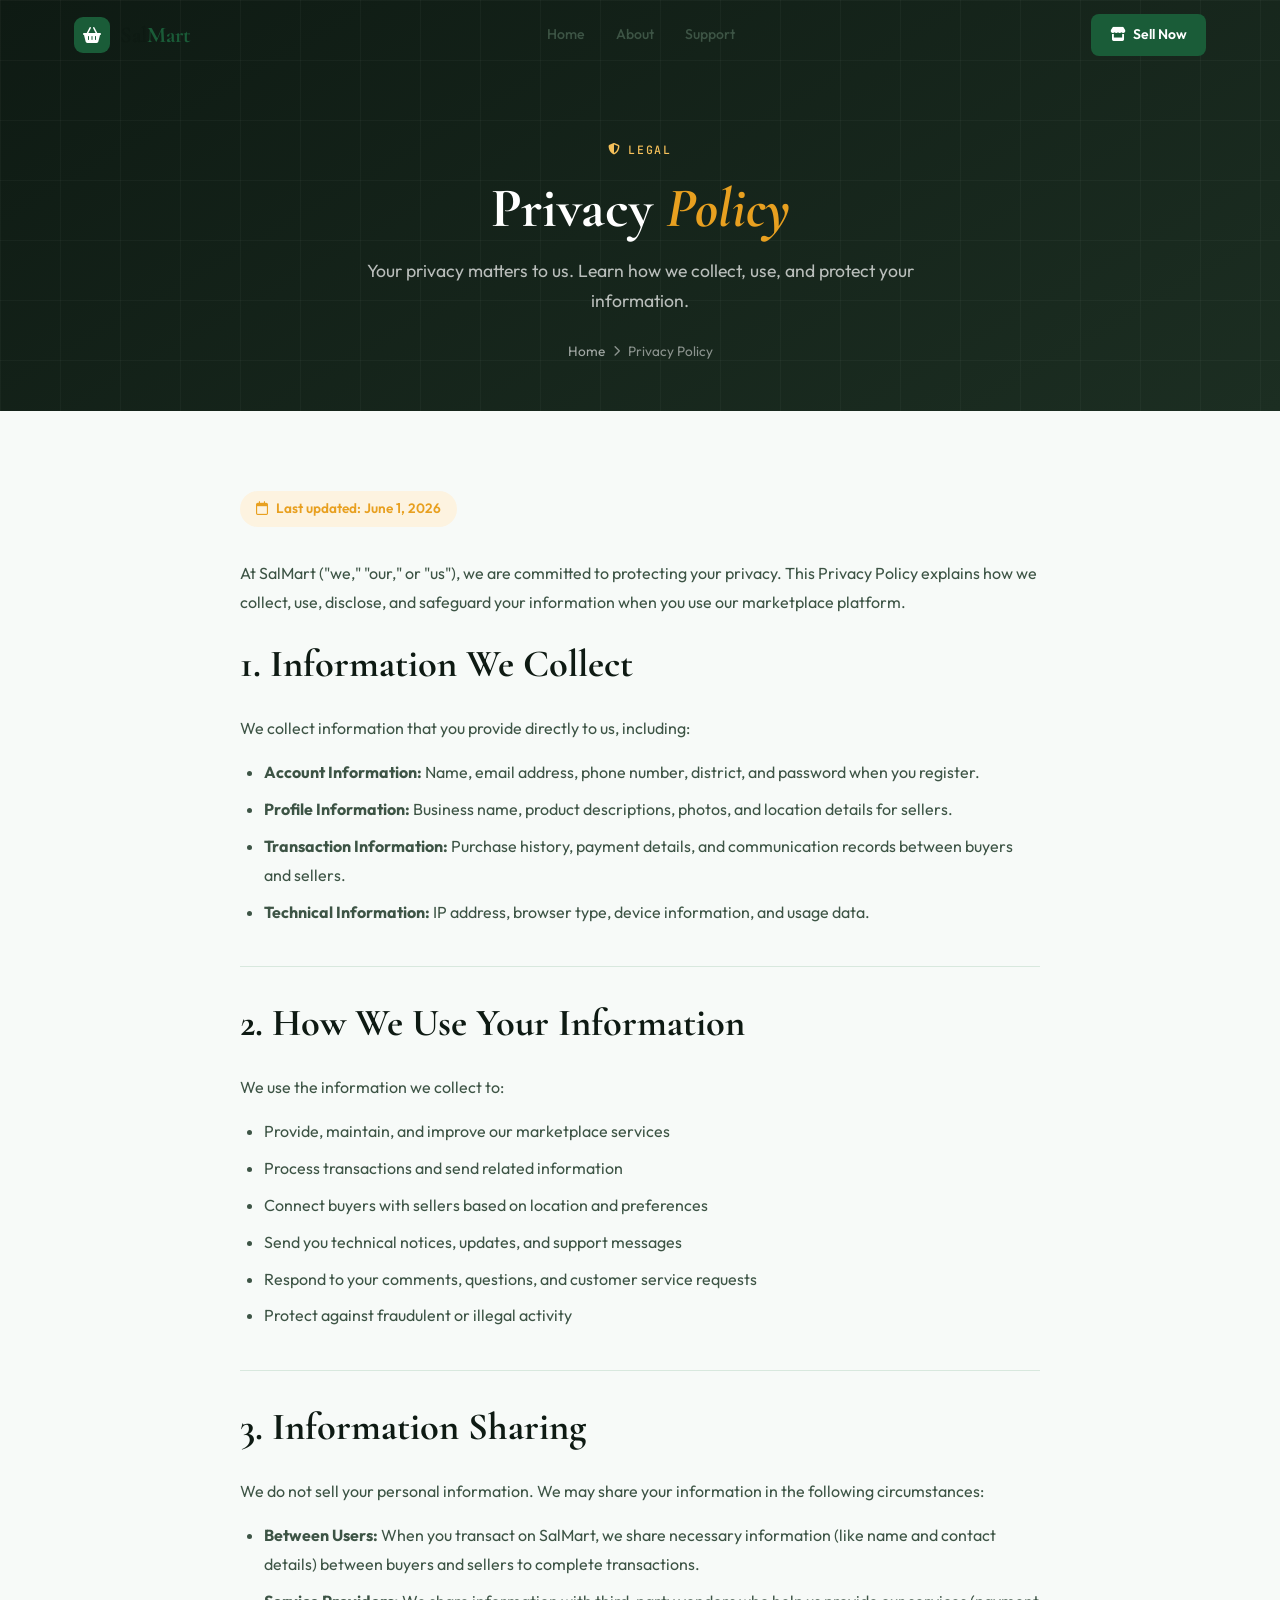
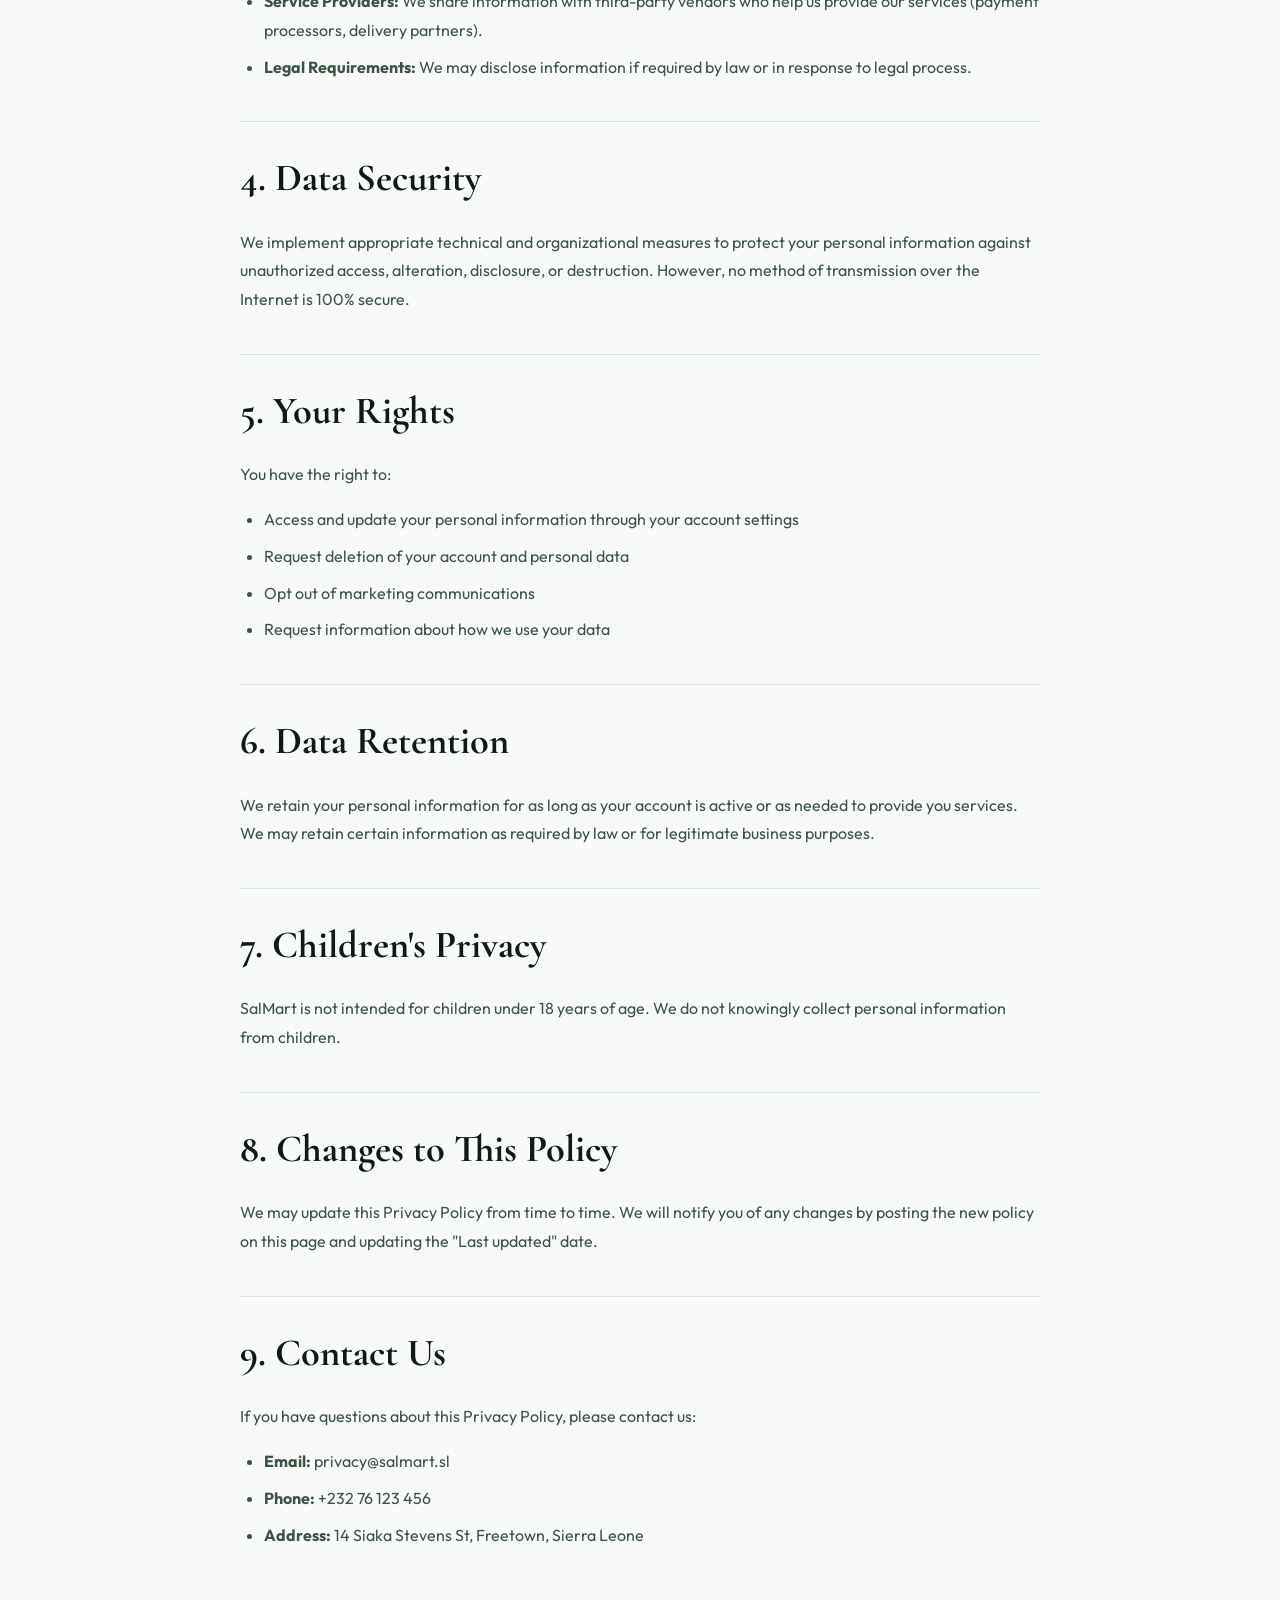
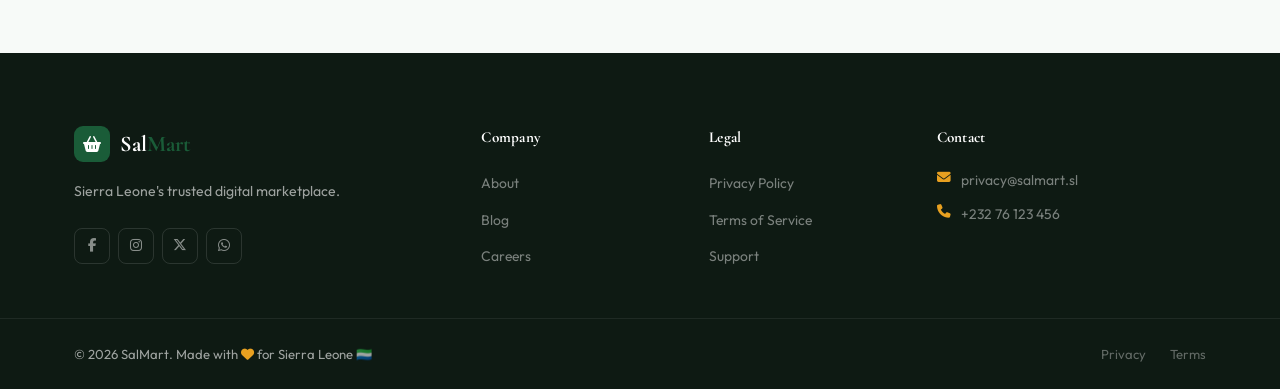
<file: privacy.html>
<!doctype html>
<html lang="en">
  <head>
    <meta charset="UTF-8" />
    <meta name="viewport" content="width=device-width, initial-scale=1.0" />
    <title>Privacy Policy — SalMart</title>

    <link rel="preconnect" href="https://fonts.googleapis.com" />
    <link rel="preconnect" href="https://fonts.gstatic.com" crossorigin />
    <link
      href="https://fonts.googleapis.com/css2?family=Cormorant+Garamond:ital,wght@0,400;0,600;0,700;1,400;1,600&family=Outfit:wght@300;400;500;600;700&family=JetBrains+Mono:wght@400;500&display=swap"
      rel="stylesheet"
    />
    <link
      rel="stylesheet"
      href="https://cdnjs.cloudflare.com/ajax/libs/font-awesome/6.5.1/css/all.min.css"
    />

    <link rel="stylesheet" href="./CSS/common.css" />
    <link rel="stylesheet" href="./CSS/layout.css" />
    <link rel="stylesheet" href="./CSS/pages.css" />
    <link rel="stylesheet" href="./CSS/responsive.css" />
  </head>
  <body>
    <header id="navbar" class="solid">
      <div class="nav-container">
        <a href="index.html" class="nav-logo">
          <span class="logo-mark"
            ><i class="fa-solid fa-basket-shopping"></i
          ></span>
          <span class="logo-name">Sal<em>Mart</em></span>
        </a>
        <nav class="nav-links">
          <a href="index.html" class="nav-link">Home</a>
          <a href="about.html" class="nav-link">About</a>
          <a href="support.html" class="nav-link">Support</a>
        </nav>
        <div class="nav-actions">
          <a href="auth.html" class="btn-nav-cta"
            ><i class="fa-solid fa-store"></i> Sell Now</a
          >
          <button class="hamburger" id="hamburger">
            <span></span><span></span><span></span>
          </button>
        </div>
      </div>
    </header>

    <div class="mobile-nav" id="mobileNav">
      <a href="index.html"><i class="fa-solid fa-house"></i> Home</a>
      <a href="about.html"><i class="fa-solid fa-circle-info"></i> About</a>
      <a href="support.html"><i class="fa-solid fa-headset"></i> Support</a>
      <a href="auth.html"><i class="fa-solid fa-store"></i> Start Selling</a>
    </div>
    <div
      class="mobile-overlay"
      id="mobileOverlay"
      onclick="closeMobile()"
    ></div>

    <main>
      <section class="page-hero">
        <div class="page-hero-content">
          <span class="section-eyebrow"
            ><i class="fa-solid fa-shield-halved"></i> Legal</span
          >
          <h1>Privacy <span class="heading-accent">Policy</span></h1>
          <p>
            Your privacy matters to us. Learn how we collect, use, and protect
            your information.
          </p>
          <div class="breadcrumb">
            <a href="index.html">Home</a>
            <i class="fa-solid fa-chevron-right"></i>
            <span>Privacy Policy</span>
          </div>
        </div>
      </section>

      <section class="page-section">
        <div class="container">
          <div class="legal-content">
            <div class="legal-updated">
              <i class="fa-regular fa-calendar"></i> Last updated: June 1, 2026
            </div>

            <p>
              At SalMart ("we," "our," or "us"), we are committed to protecting
              your privacy. This Privacy Policy explains how we collect, use,
              disclose, and safeguard your information when you use our
              marketplace platform.
            </p>

            <h2>1. Information We Collect</h2>
            <p>
              We collect information that you provide directly to us, including:
            </p>
            <ul>
              <li>
                <strong>Account Information:</strong> Name, email address, phone
                number, district, and password when you register.
              </li>
              <li>
                <strong>Profile Information:</strong> Business name, product
                descriptions, photos, and location details for sellers.
              </li>
              <li>
                <strong>Transaction Information:</strong> Purchase history,
                payment details, and communication records between buyers and
                sellers.
              </li>
              <li>
                <strong>Technical Information:</strong> IP address, browser
                type, device information, and usage data.
              </li>
            </ul>

            <h2>2. How We Use Your Information</h2>
            <p>We use the information we collect to:</p>
            <ul>
              <li>Provide, maintain, and improve our marketplace services</li>
              <li>Process transactions and send related information</li>
              <li>
                Connect buyers with sellers based on location and preferences
              </li>
              <li>Send you technical notices, updates, and support messages</li>
              <li>
                Respond to your comments, questions, and customer service
                requests
              </li>
              <li>Protect against fraudulent or illegal activity</li>
            </ul>

            <h2>3. Information Sharing</h2>
            <p>
              We do not sell your personal information. We may share your
              information in the following circumstances:
            </p>
            <ul>
              <li>
                <strong>Between Users:</strong> When you transact on SalMart, we
                share necessary information (like name and contact details)
                between buyers and sellers to complete transactions.
              </li>
              <li>
                <strong>Service Providers:</strong> We share information with
                third-party vendors who help us provide our services (payment
                processors, delivery partners).
              </li>
              <li>
                <strong>Legal Requirements:</strong> We may disclose information
                if required by law or in response to legal process.
              </li>
            </ul>

            <h2>4. Data Security</h2>
            <p>
              We implement appropriate technical and organizational measures to
              protect your personal information against unauthorized access,
              alteration, disclosure, or destruction. However, no method of
              transmission over the Internet is 100% secure.
            </p>

            <h2>5. Your Rights</h2>
            <p>You have the right to:</p>
            <ul>
              <li>
                Access and update your personal information through your account
                settings
              </li>
              <li>Request deletion of your account and personal data</li>
              <li>Opt out of marketing communications</li>
              <li>Request information about how we use your data</li>
            </ul>

            <h2>6. Data Retention</h2>
            <p>
              We retain your personal information for as long as your account is
              active or as needed to provide you services. We may retain certain
              information as required by law or for legitimate business
              purposes.
            </p>

            <h2>7. Children's Privacy</h2>
            <p>
              SalMart is not intended for children under 18 years of age. We do
              not knowingly collect personal information from children.
            </p>

            <h2>8. Changes to This Policy</h2>
            <p>
              We may update this Privacy Policy from time to time. We will
              notify you of any changes by posting the new policy on this page
              and updating the "Last updated" date.
            </p>

            <h2>9. Contact Us</h2>
            <p>
              If you have questions about this Privacy Policy, please contact
              us:
            </p>
            <ul>
              <li><strong>Email:</strong> privacy@salmart.sl</li>
              <li><strong>Phone:</strong> +232 76 123 456</li>
              <li>
                <strong>Address:</strong> 14 Siaka Stevens St, Freetown, Sierra
                Leone
              </li>
            </ul>
          </div>
        </div>
      </section>
    </main>

    <footer id="contact">
      <div class="footer-top">
        <div class="container footer-grid">
          <div class="footer-brand">
            <a href="index.html" class="nav-logo footer-logo-link">
              <span class="logo-mark"
                ><i class="fa-solid fa-basket-shopping"></i
              ></span>
              <span class="logo-name">Sal<em>Mart</em></span>
            </a>
            <p>Sierra Leone's trusted digital marketplace.</p>
            <div class="social-row">
              <a
                href="https://facebook.com/salmart"
                target="_blank"
                class="social-btn"
                ><i class="fa-brands fa-facebook-f"></i
              ></a>
              <a
                href="https://instagram.com/salmart"
                target="_blank"
                class="social-btn"
                ><i class="fa-brands fa-instagram"></i
              ></a>
              <a
                href="https://twitter.com/salmart"
                target="_blank"
                class="social-btn"
                ><i class="fa-brands fa-x-twitter"></i
              ></a>
              <a
                href="https://wa.me/23278999000"
                target="_blank"
                class="social-btn"
                ><i class="fa-brands fa-whatsapp"></i
              ></a>
            </div>
          </div>
          <div class="footer-col">
            <h4>Company</h4>
            <ul>
              <li><a href="about.html">About</a></li>
              <li><a href="blog.html">Blog</a></li>
              <li><a href="careers.html">Careers</a></li>
            </ul>
          </div>
          <div class="footer-col">
            <h4>Legal</h4>
            <ul>
              <li><a href="privacy.html">Privacy Policy</a></li>
              <li><a href="terms.html">Terms of Service</a></li>
              <li><a href="support.html">Support</a></li>
            </ul>
          </div>
          <div class="footer-col">
            <h4>Contact</h4>
            <div class="contact-item">
              <i class="fa-solid fa-envelope"></i
              ><span>privacy@salmart.sl</span>
            </div>
            <div class="contact-item">
              <i class="fa-solid fa-phone"></i><span>+232 76 123 456</span>
            </div>
          </div>
        </div>
      </div>
      <div class="footer-bottom">
        <div class="container footer-bottom-inner">
          <p>
            © 2026 SalMart. Made with
            <i class="fa-solid fa-heart heart-gold"></i> for Sierra Leone 🇸🇱
          </p>
          <div class="footer-legal">
            <a href="privacy.html">Privacy</a>
            <a href="terms.html">Terms</a>
          </div>
        </div>
      </div>
    </footer>

    <script src="./JAVASCRIPT/utils.js"></script>
    <script src="./JAVASCRIPT/navbar.js"></script>
  </body>
</html>
</file>
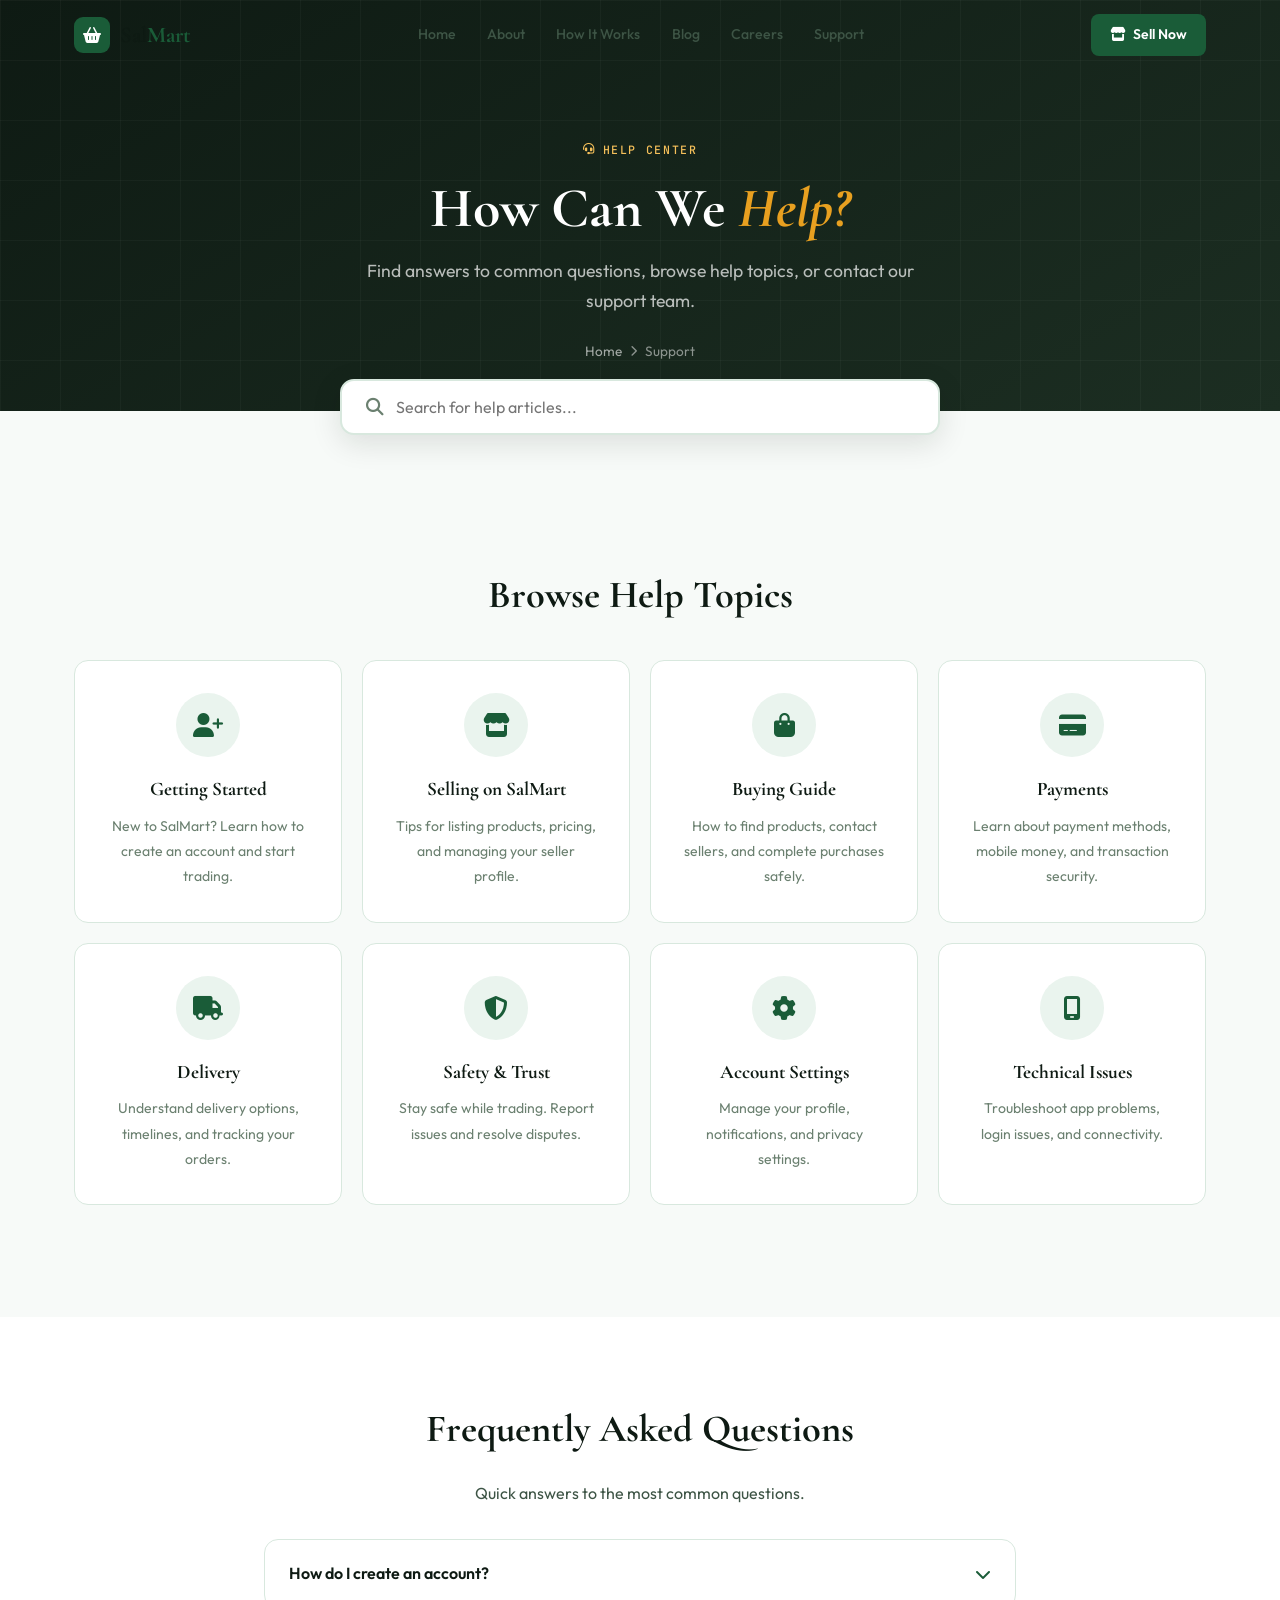
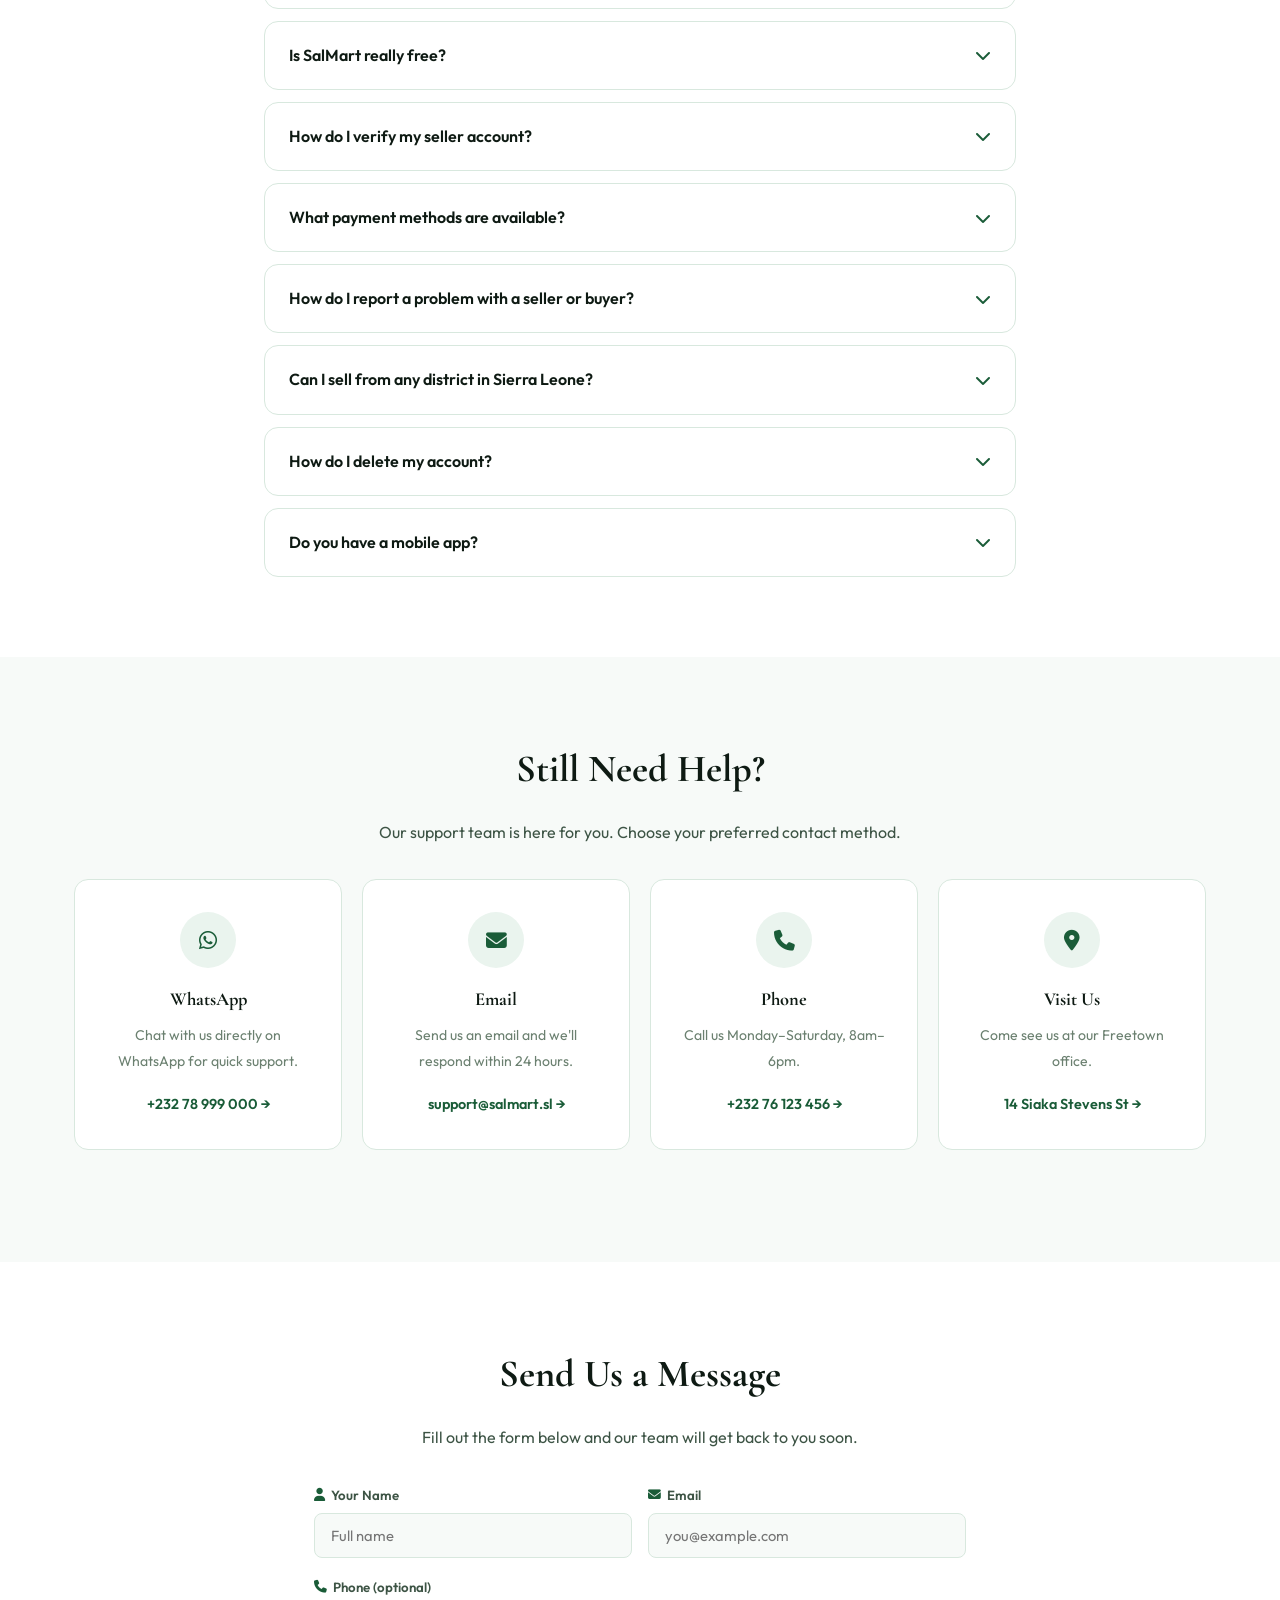
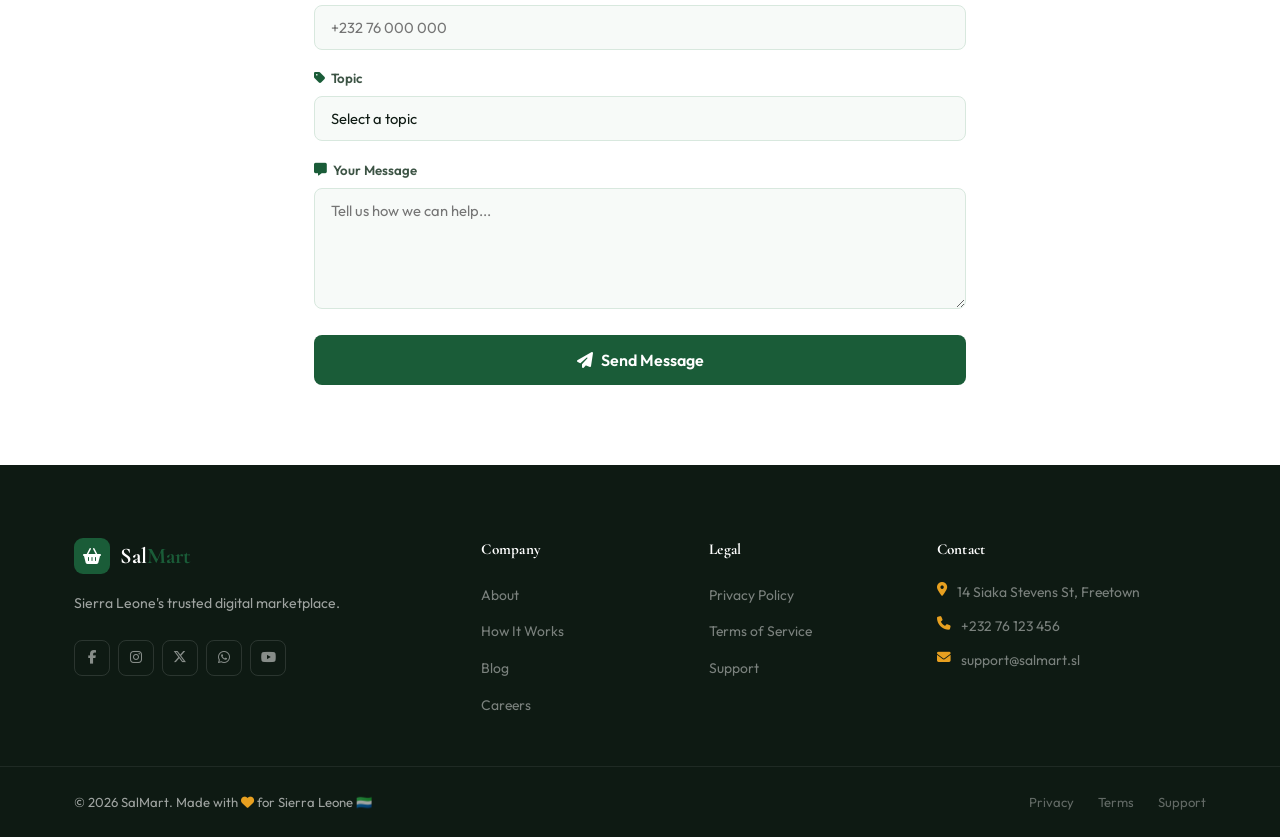
<file: support.html>
<!doctype html>
<html lang="en">
  <head>
    <meta charset="UTF-8" />
    <meta name="viewport" content="width=device-width, initial-scale=1.0" />
    <title>Support & Help Center — SalMart</title>

    <link rel="preconnect" href="https://fonts.googleapis.com" />
    <link rel="preconnect" href="https://fonts.gstatic.com" crossorigin />
    <link
      href="https://fonts.googleapis.com/css2?family=Cormorant+Garamond:ital,wght@0,400;0,600;0,700;1,400;1,600&family=Outfit:wght@300;400;500;600;700&family=JetBrains+Mono:wght@400;500&display=swap"
      rel="stylesheet"
    />
    <link
      rel="stylesheet"
      href="https://cdnjs.cloudflare.com/ajax/libs/font-awesome/6.5.1/css/all.min.css"
    />

    <link rel="stylesheet" href="./CSS/common.css" />
    <link rel="stylesheet" href="./CSS/layout.css" />
    <link rel="stylesheet" href="./CSS/pages.css" />
    <link rel="stylesheet" href="./CSS/responsive.css" />
  </head>
  <body>
    <header id="navbar" class="solid">
      <div class="nav-container">
        <a href="index.html" class="nav-logo">
          <span class="logo-mark"
            ><i class="fa-solid fa-basket-shopping"></i
          ></span>
          <span class="logo-name">Sal<em>Mart</em></span>
        </a>
        <nav class="nav-links">
          <a href="index.html" class="nav-link">Home</a>
          <a href="about.html" class="nav-link">About</a>
          <a href="how-it-works.html" class="nav-link">How It Works</a>
          <a href="blog.html" class="nav-link">Blog</a>
          <a href="careers.html" class="nav-link">Careers</a>
          <a href="support.html" class="nav-link active">Support</a>
        </nav>
        <div class="nav-actions">
          <a href="auth.html" class="btn-nav-cta"
            ><i class="fa-solid fa-store"></i> Sell Now</a
          >
          <button class="hamburger" id="hamburger">
            <span></span><span></span><span></span>
          </button>
        </div>
      </div>
    </header>

    <div class="mobile-nav" id="mobileNav">
      <a href="index.html"><i class="fa-solid fa-house"></i> Home</a>
      <a href="about.html"><i class="fa-solid fa-circle-info"></i> About</a>
      <a href="how-it-works.html"
        ><i class="fa-solid fa-circle-play"></i> How It Works</a
      >
      <a href="blog.html"><i class="fa-solid fa-newspaper"></i> Blog</a>
      <a href="careers.html"><i class="fa-solid fa-briefcase"></i> Careers</a>
      <a href="support.html"><i class="fa-solid fa-headset"></i> Support</a>
    </div>
    <div
      class="mobile-overlay"
      id="mobileOverlay"
      onclick="closeMobile()"
    ></div>

    <main>
      <section class="page-hero">
        <div class="page-hero-content">
          <span class="section-eyebrow"
            ><i class="fa-solid fa-headset"></i> Help Center</span
          >
          <h1>How Can We <span class="heading-accent">Help?</span></h1>
          <p>
            Find answers to common questions, browse help topics, or contact our
            support team.
          </p>
          <div class="breadcrumb">
            <a href="index.html">Home</a>
            <i class="fa-solid fa-chevron-right"></i>
            <span>Support</span>
          </div>
        </div>
      </section>

      <!-- Search -->
      <section style="padding: 0 1.5rem">
        <div class="support-search">
          <div class="support-search-box">
            <i class="fa-solid fa-magnifying-glass"></i>
            <input
              type="text"
              placeholder="Search for help articles..."
              id="supportSearch"
            />
          </div>
        </div>
      </section>

      <!-- Help Categories -->
      <section class="page-section">
        <div class="container">
          <div style="text-align: center; margin-bottom: 2rem">
            <h2>Browse Help Topics</h2>
          </div>

          <div class="help-categories">
            <div class="help-category">
              <div class="help-category-icon">
                <i class="fa-solid fa-user-plus"></i>
              </div>
              <h3>Getting Started</h3>
              <p>
                New to SalMart? Learn how to create an account and start
                trading.
              </p>
            </div>
            <div class="help-category">
              <div class="help-category-icon">
                <i class="fa-solid fa-store"></i>
              </div>
              <h3>Selling on SalMart</h3>
              <p>
                Tips for listing products, pricing, and managing your seller
                profile.
              </p>
            </div>
            <div class="help-category">
              <div class="help-category-icon">
                <i class="fa-solid fa-bag-shopping"></i>
              </div>
              <h3>Buying Guide</h3>
              <p>
                How to find products, contact sellers, and complete purchases
                safely.
              </p>
            </div>
            <div class="help-category">
              <div class="help-category-icon">
                <i class="fa-solid fa-credit-card"></i>
              </div>
              <h3>Payments</h3>
              <p>
                Learn about payment methods, mobile money, and transaction
                security.
              </p>
            </div>
            <div class="help-category">
              <div class="help-category-icon">
                <i class="fa-solid fa-truck"></i>
              </div>
              <h3>Delivery</h3>
              <p>
                Understand delivery options, timelines, and tracking your
                orders.
              </p>
            </div>
            <div class="help-category">
              <div class="help-category-icon">
                <i class="fa-solid fa-shield-halved"></i>
              </div>
              <h3>Safety & Trust</h3>
              <p>
                Stay safe while trading. Report issues and resolve disputes.
              </p>
            </div>
            <div class="help-category">
              <div class="help-category-icon">
                <i class="fa-solid fa-gear"></i>
              </div>
              <h3>Account Settings</h3>
              <p>Manage your profile, notifications, and privacy settings.</p>
            </div>
            <div class="help-category">
              <div class="help-category-icon">
                <i class="fa-solid fa-mobile-screen"></i>
              </div>
              <h3>Technical Issues</h3>
              <p>Troubleshoot app problems, login issues, and connectivity.</p>
            </div>
          </div>
        </div>
      </section>

      <!-- FAQ -->
      <section class="page-section alt">
        <div class="container" style="max-width: 800px">
          <div style="text-align: center; margin-bottom: 2rem">
            <h2>Frequently Asked Questions</h2>
            <p>Quick answers to the most common questions.</p>
          </div>

          <div class="faq-list">
            <div class="faq-item">
              <div class="faq-question" onclick="toggleFaq(this)">
                <span>How do I create an account?</span>
                <i class="fa-solid fa-chevron-down"></i>
              </div>
              <div class="faq-answer">
                <div class="faq-answer-inner">
                  Click "Sell Now" or "Create Account" on our homepage. Fill in
                  your name, email, phone number, and select your district.
                  You'll receive an SMS verification code. The whole process
                  takes less than 2 minutes!
                </div>
              </div>
            </div>

            <div class="faq-item">
              <div class="faq-question" onclick="toggleFaq(this)">
                <span>Is SalMart really free?</span>
                <i class="fa-solid fa-chevron-down"></i>
              </div>
              <div class="faq-answer">
                <div class="faq-answer-inner">
                  Yes! Creating an account, listing products, and browsing is
                  100% free. We don't charge commissions or monthly fees. We
                  believe in empowering Sierra Leonean entrepreneurs.
                </div>
              </div>
            </div>

            <div class="faq-item">
              <div class="faq-question" onclick="toggleFaq(this)">
                <span>How do I verify my seller account?</span>
                <i class="fa-solid fa-chevron-down"></i>
              </div>
              <div class="faq-answer">
                <div class="faq-answer-inner">
                  Verification is automatic after you confirm your phone number
                  via SMS. You'll receive a verified badge on your profile
                  within minutes.
                </div>
              </div>
            </div>

            <div class="faq-item">
              <div class="faq-question" onclick="toggleFaq(this)">
                <span>What payment methods are available?</span>
                <i class="fa-solid fa-chevron-down"></i>
              </div>
              <div class="faq-answer">
                <div class="faq-answer-inner">
                  We support cash on delivery, Orange Money, Afrimoney, bank
                  transfers, and other mobile money services. Buyers and sellers
                  agree on payment method directly.
                </div>
              </div>
            </div>

            <div class="faq-item">
              <div class="faq-question" onclick="toggleFaq(this)">
                <span>How do I report a problem with a seller or buyer?</span>
                <i class="fa-solid fa-chevron-down"></i>
              </div>
              <div class="faq-answer">
                <div class="faq-answer-inner">
                  Use the "Report" button on any user's profile or transaction.
                  Our trust & safety team reviews all reports within 24 hours.
                  You can also email us at safety@salmart.sl.
                </div>
              </div>
            </div>

            <div class="faq-item">
              <div class="faq-question" onclick="toggleFaq(this)">
                <span>Can I sell from any district in Sierra Leone?</span>
                <i class="fa-solid fa-chevron-down"></i>
              </div>
              <div class="faq-answer">
                <div class="faq-answer-inner">
                  Absolutely! SalMart covers all 12 districts. Whether you're in
                  Freetown, Bo, Kenema, Makeni, or any other district, you can
                  sell to buyers nationwide.
                </div>
              </div>
            </div>

            <div class="faq-item">
              <div class="faq-question" onclick="toggleFaq(this)">
                <span>How do I delete my account?</span>
                <i class="fa-solid fa-chevron-down"></i>
              </div>
              <div class="faq-answer">
                <div class="faq-answer-inner">
                  Go to your account settings and click "Delete Account." This
                  action is permanent. Alternatively, email us at
                  support@salmart.sl and we'll help you.
                </div>
              </div>
            </div>

            <div class="faq-item">
              <div class="faq-question" onclick="toggleFaq(this)">
                <span>Do you have a mobile app?</span>
                <i class="fa-solid fa-chevron-down"></i>
              </div>
              <div class="faq-answer">
                <div class="faq-answer-inner">
                  Our platform is fully mobile-optimized and works on any
                  smartphone browser. A dedicated mobile app for iOS and Android
                  is coming soon!
                </div>
              </div>
            </div>
          </div>
        </div>
      </section>

      <!-- Contact Methods -->
      <section class="page-section">
        <div class="container">
          <div style="text-align: center; margin-bottom: 2rem">
            <h2>Still Need Help?</h2>
            <p>
              Our support team is here for you. Choose your preferred contact
              method.
            </p>
          </div>

          <div class="contact-cards">
            <div class="contact-card">
              <div class="contact-card-icon">
                <i class="fa-brands fa-whatsapp"></i>
              </div>
              <h4>WhatsApp</h4>
              <p>Chat with us directly on WhatsApp for quick support.</p>
              <a href="https://wa.me/23278999000" target="_blank"
                >+232 78 999 000 →</a
              >
            </div>
            <div class="contact-card">
              <div class="contact-card-icon">
                <i class="fa-solid fa-envelope"></i>
              </div>
              <h4>Email</h4>
              <p>Send us an email and we'll respond within 24 hours.</p>
              <a href="mailto:support@salmart.sl">support@salmart.sl →</a>
            </div>
            <div class="contact-card">
              <div class="contact-card-icon">
                <i class="fa-solid fa-phone"></i>
              </div>
              <h4>Phone</h4>
              <p>Call us Monday–Saturday, 8am–6pm.</p>
              <a href="tel:+23276123456">+232 76 123 456 →</a>
            </div>
            <div class="contact-card">
              <div class="contact-card-icon">
                <i class="fa-solid fa-location-dot"></i>
              </div>
              <h4>Visit Us</h4>
              <p>Come see us at our Freetown office.</p>
              <a href="#">14 Siaka Stevens St →</a>
            </div>
          </div>
        </div>
      </section>

      <!-- Contact Form -->
      <section class="page-section alt">
        <div class="container" style="max-width: 700px">
          <div style="text-align: center; margin-bottom: 2rem">
            <h2>Send Us a Message</h2>
            <p>
              Fill out the form below and our team will get back to you soon.
            </p>
          </div>

          <div class="form-card">
            <form onsubmit="handleSupportForm(event)">
              <div class="form-row">
                <div class="form-group">
                  <label><i class="fa-solid fa-user"></i> Your Name</label>
                  <input type="text" required placeholder="Full name" />
                </div>
                <div class="form-group">
                  <label><i class="fa-solid fa-envelope"></i> Email</label>
                  <input type="email" required placeholder="you@example.com" />
                </div>
              </div>
              <div class="form-group">
                <label
                  ><i class="fa-solid fa-phone"></i> Phone (optional)</label
                >
                <input type="tel" placeholder="+232 76 000 000" />
              </div>
              <div class="form-group">
                <label><i class="fa-solid fa-tag"></i> Topic</label>
                <select required>
                  <option value="">Select a topic</option>
                  <option>Account Issues</option>
                  <option>Payment Problems</option>
                  <option>Report a User</option>
                  <option>Technical Issue</option>
                  <option>Seller Support</option>
                  <option>Buyer Support</option>
                  <option>Partnership Inquiry</option>
                  <option>Other</option>
                </select>
              </div>
              <div class="form-group">
                <label><i class="fa-solid fa-message"></i> Your Message</label>
                <textarea
                  rows="5"
                  required
                  placeholder="Tell us how we can help..."
                ></textarea>
              </div>
              <button type="submit" class="btn-submit">
                <i class="fa-solid fa-paper-plane"></i> Send Message
              </button>
            </form>
          </div>
        </div>
      </section>
    </main>

    <footer id="contact">
      <div class="footer-top">
        <div class="container footer-grid">
          <div class="footer-brand">
            <a href="index.html" class="nav-logo footer-logo-link">
              <span class="logo-mark"
                ><i class="fa-solid fa-basket-shopping"></i
              ></span>
              <span class="logo-name">Sal<em>Mart</em></span>
            </a>
            <p>Sierra Leone's trusted digital marketplace.</p>
            <div class="social-row">
              <a
                href="https://facebook.com/salmart"
                target="_blank"
                class="social-btn"
                ><i class="fa-brands fa-facebook-f"></i
              ></a>
              <a
                href="https://instagram.com/salmart"
                target="_blank"
                class="social-btn"
                ><i class="fa-brands fa-instagram"></i
              ></a>
              <a
                href="https://twitter.com/salmart"
                target="_blank"
                class="social-btn"
                ><i class="fa-brands fa-x-twitter"></i
              ></a>
              <a
                href="https://wa.me/23278999000"
                target="_blank"
                class="social-btn"
                ><i class="fa-brands fa-whatsapp"></i
              ></a>
              <a
                href="https://youtube.com/@salmart"
                target="_blank"
                class="social-btn"
                ><i class="fa-brands fa-youtube"></i
              ></a>
            </div>
          </div>
          <div class="footer-col">
            <h4>Company</h4>
            <ul>
              <li><a href="about.html">About</a></li>
              <li><a href="how-it-works.html">How It Works</a></li>
              <li><a href="blog.html">Blog</a></li>
              <li><a href="careers.html">Careers</a></li>
            </ul>
          </div>
          <div class="footer-col">
            <h4>Legal</h4>
            <ul>
              <li><a href="privacy.html">Privacy Policy</a></li>
              <li><a href="terms.html">Terms of Service</a></li>
              <li><a href="support.html">Support</a></li>
            </ul>
          </div>
          <div class="footer-col">
            <h4>Contact</h4>
            <div class="contact-item">
              <i class="fa-solid fa-location-dot"></i
              ><span>14 Siaka Stevens St, Freetown</span>
            </div>
            <div class="contact-item">
              <i class="fa-solid fa-phone"></i><span>+232 76 123 456</span>
            </div>
            <div class="contact-item">
              <i class="fa-solid fa-envelope"></i
              ><span>support@salmart.sl</span>
            </div>
          </div>
        </div>
      </div>
      <div class="footer-bottom">
        <div class="container footer-bottom-inner">
          <p>
            © 2026 SalMart. Made with
            <i class="fa-solid fa-heart heart-gold"></i> for Sierra Leone 🇸🇱
          </p>
          <div class="footer-legal">
            <a href="privacy.html">Privacy</a>
            <a href="terms.html">Terms</a>
            <a href="support.html">Support</a>
          </div>
        </div>
      </div>
    </footer>

    <script src="./JAVASCRIPT/utils.js"></script>
    <script src="./JAVASCRIPT/navbar.js"></script>
    <script>
      function toggleFaq(el) {
        const item = el.parentElement;
        const isActive = item.classList.contains("active");
        document
          .querySelectorAll(".faq-item")
          .forEach((i) => i.classList.remove("active"));
        if (!isActive) item.classList.add("active");
      }

      function handleSupportForm(e) {
        e.preventDefault();
        showToast("Message sent! We'll get back to you within 24 hours. 📩");
        e.target.reset();
      }
    </script>
  </body>
</html>
</file>
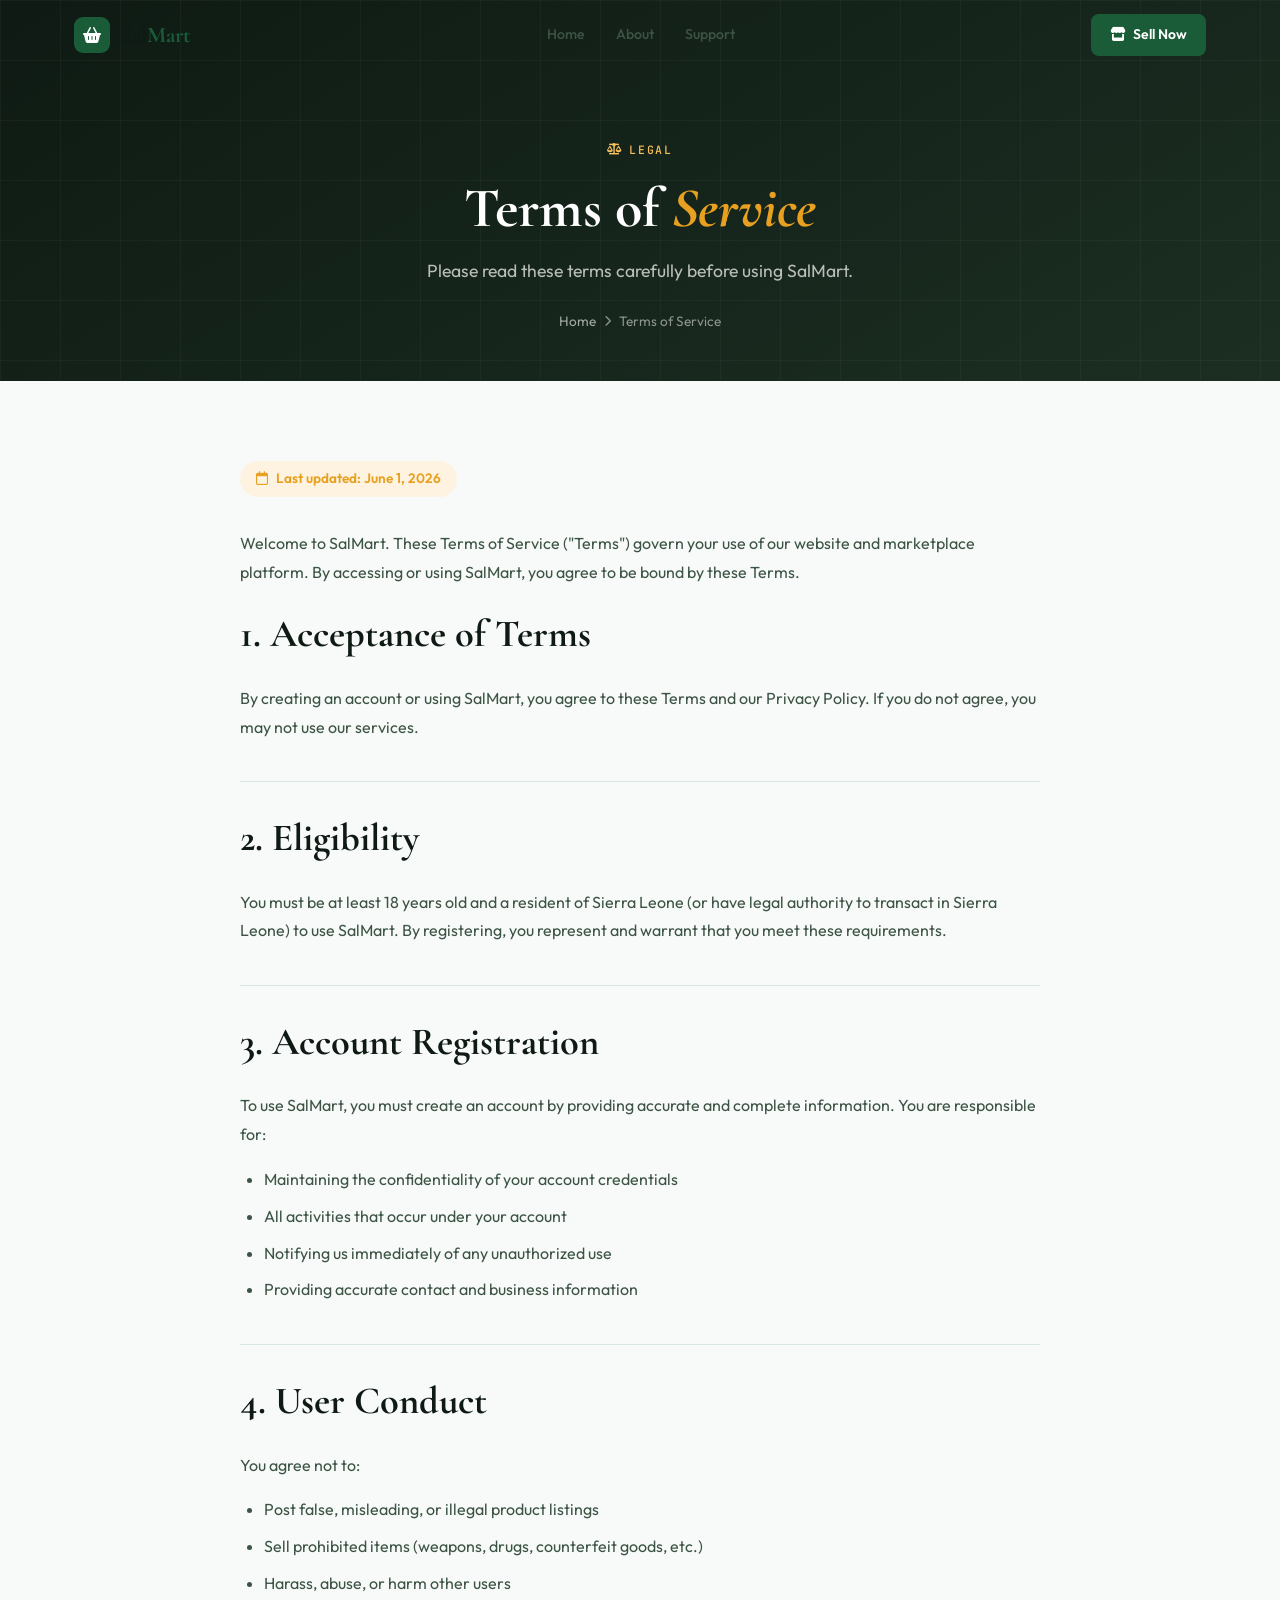
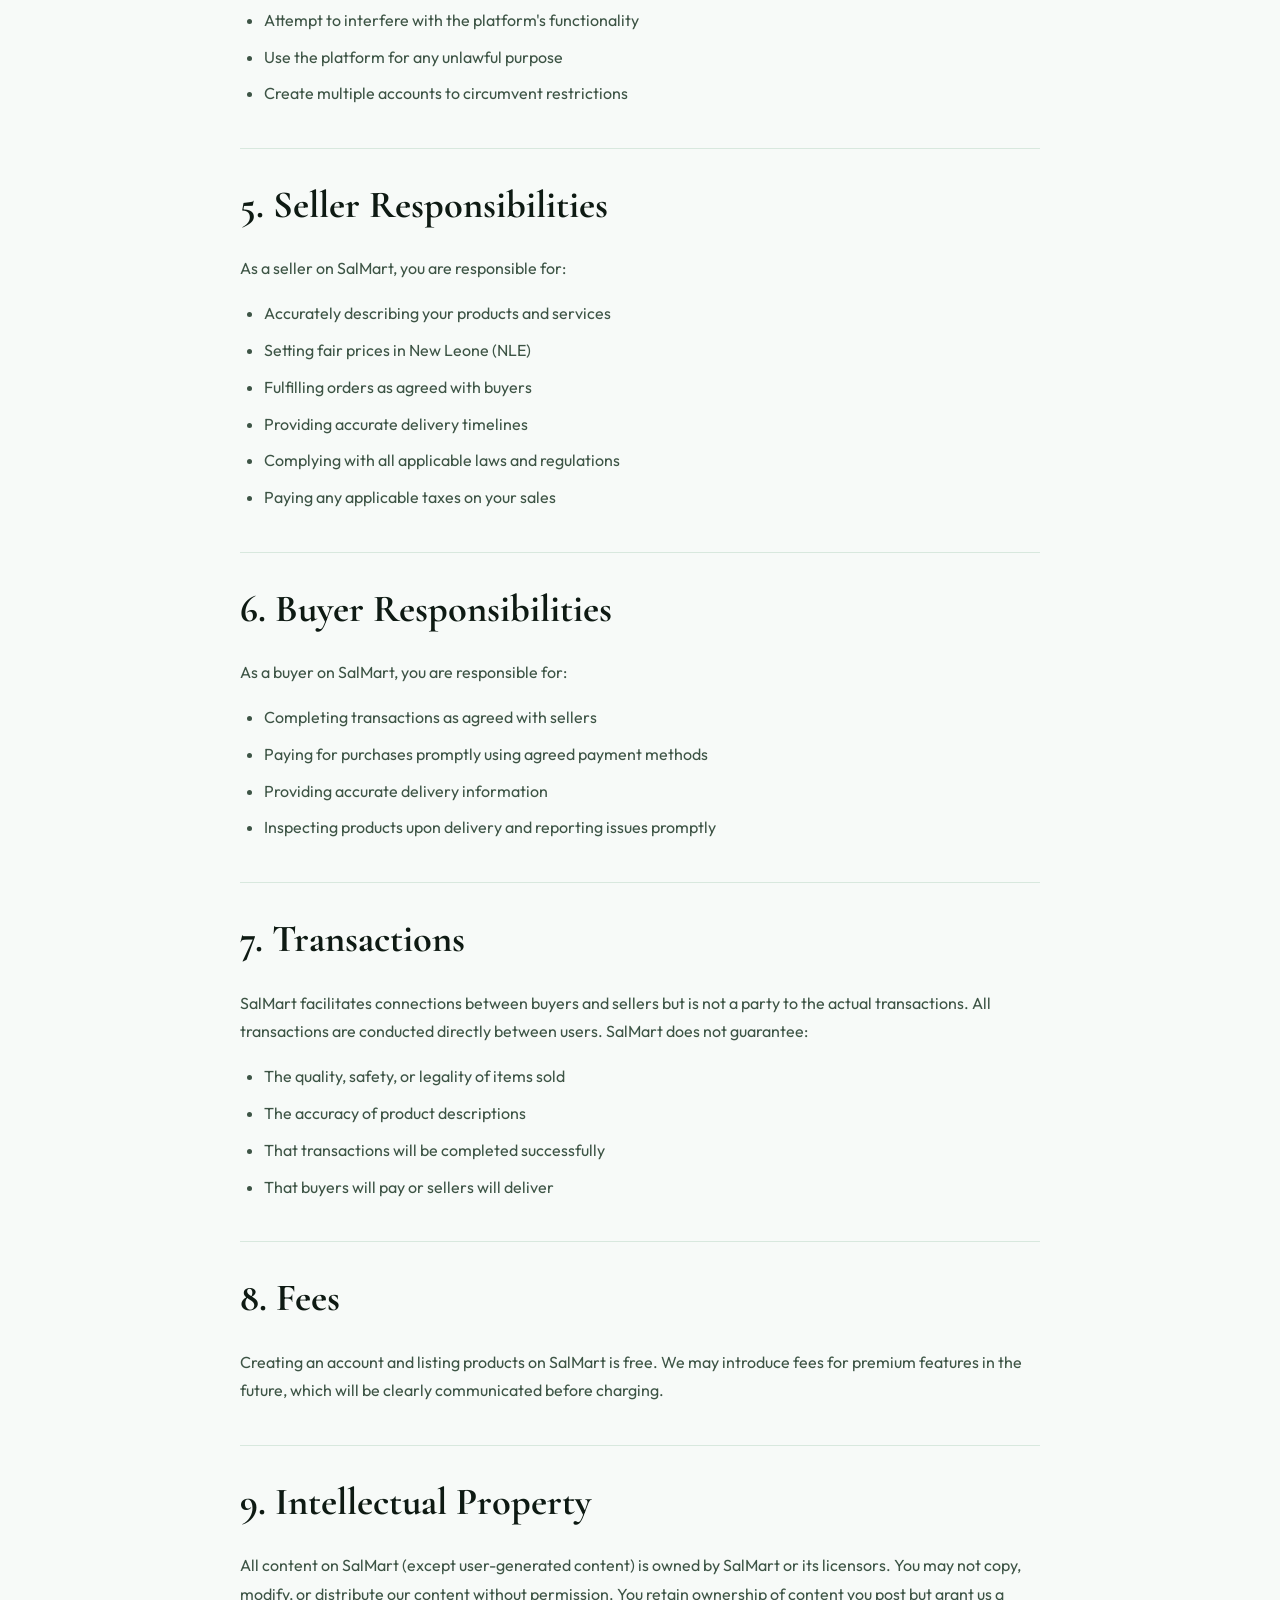
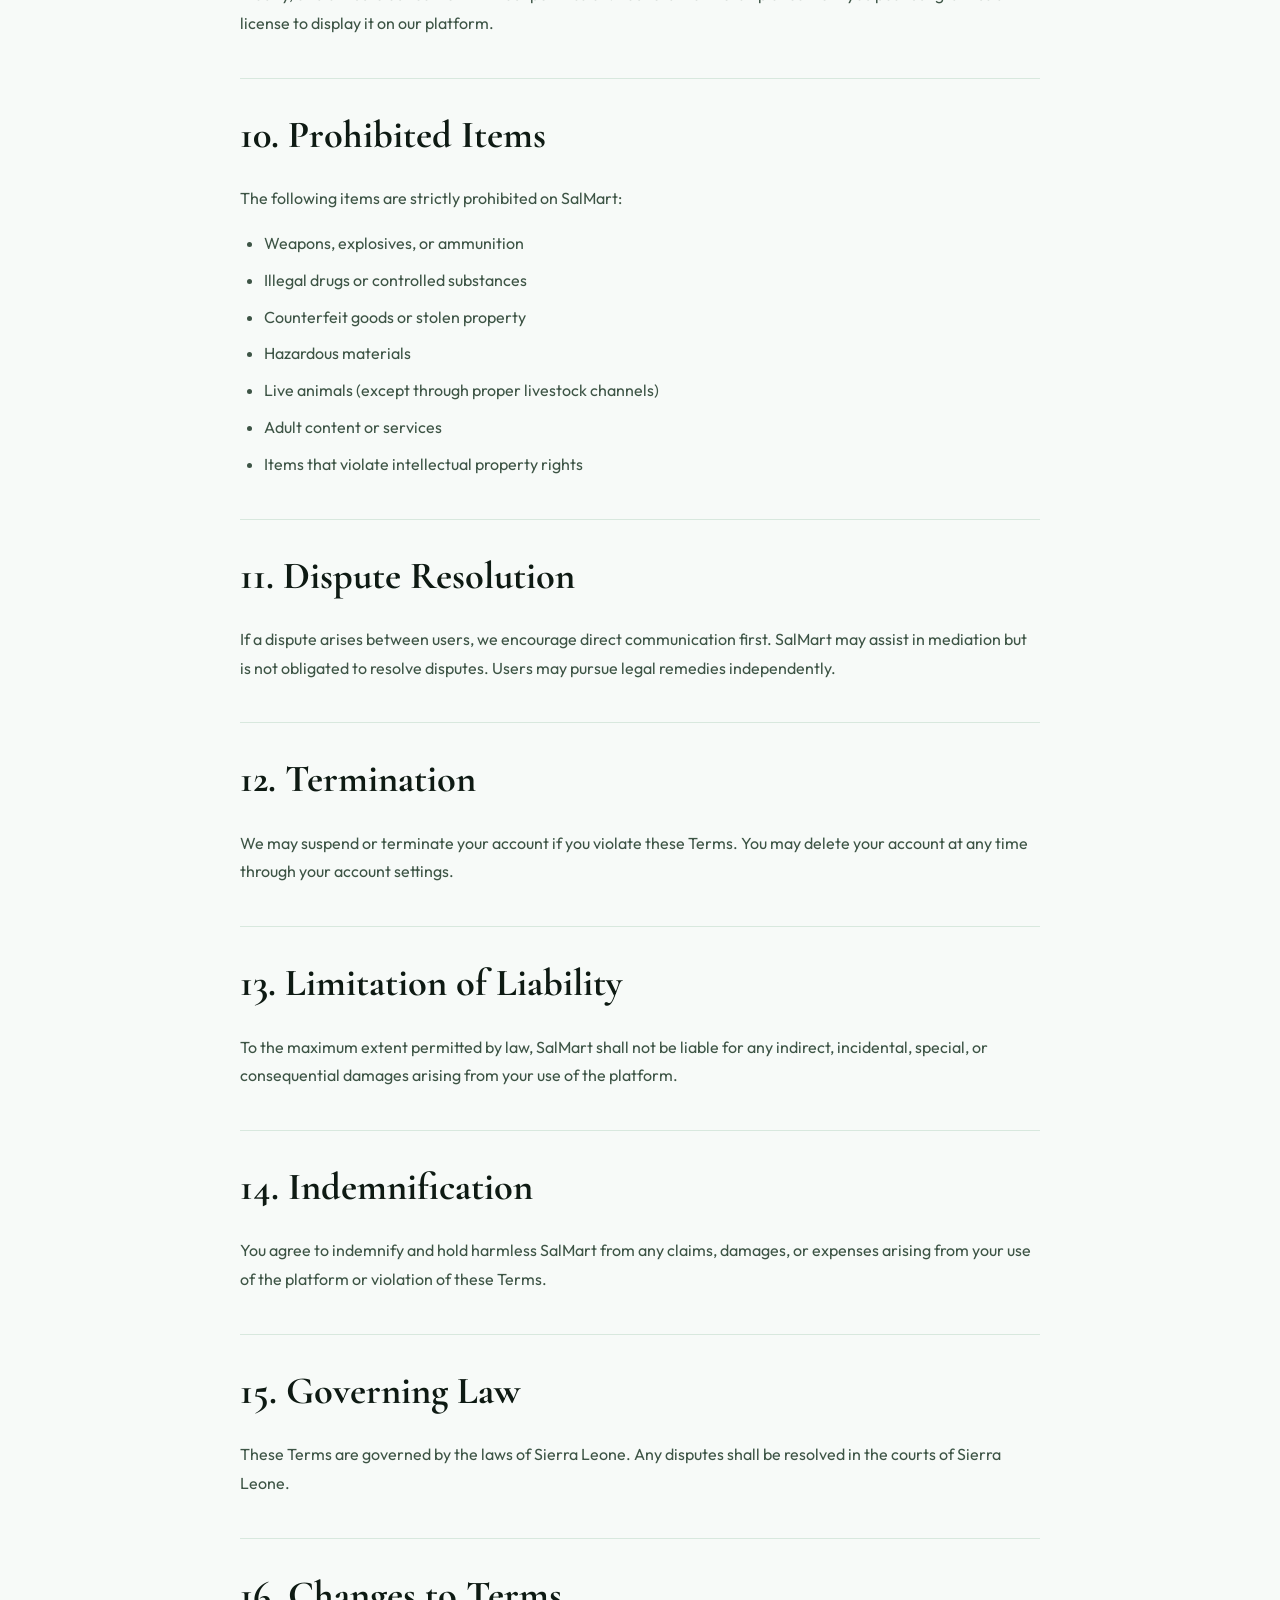
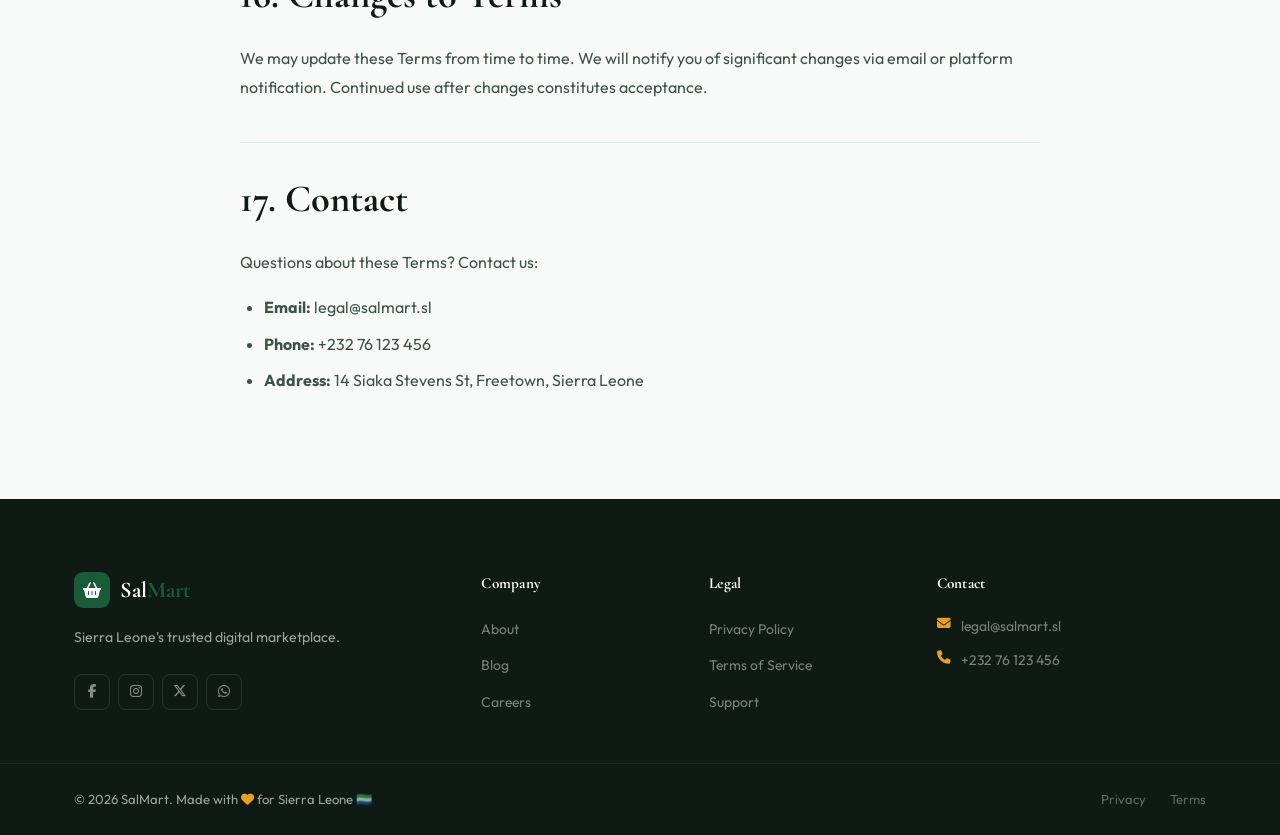
<file: terms.html>
<!doctype html>
<html lang="en">
  <head>
    <meta charset="UTF-8" />
    <meta name="viewport" content="width=device-width, initial-scale=1.0" />
    <title>Terms of Service — SalMart</title>

    <link rel="preconnect" href="https://fonts.googleapis.com" />
    <link rel="preconnect" href="https://fonts.gstatic.com" crossorigin />
    <link
      href="https://fonts.googleapis.com/css2?family=Cormorant+Garamond:ital,wght@0,400;0,600;0,700;1,400;1,600&family=Outfit:wght@300;400;500;600;700&family=JetBrains+Mono:wght@400;500&display=swap"
      rel="stylesheet"
    />
    <link
      rel="stylesheet"
      href="https://cdnjs.cloudflare.com/ajax/libs/font-awesome/6.5.1/css/all.min.css"
    />

    <link rel="stylesheet" href="./CSS/common.css" />
    <link rel="stylesheet" href="./CSS/layout.css" />
    <link rel="stylesheet" href="./CSS/pages.css" />
    <link rel="stylesheet" href="./CSS/responsive.css" />
  </head>
  <body>
    <header id="navbar" class="solid">
      <div class="nav-container">
        <a href="index.html" class="nav-logo">
          <span class="logo-mark"
            ><i class="fa-solid fa-basket-shopping"></i
          ></span>
          <span class="logo-name">Sal<em>Mart</em></span>
        </a>
        <nav class="nav-links">
          <a href="index.html" class="nav-link">Home</a>
          <a href="about.html" class="nav-link">About</a>
          <a href="support.html" class="nav-link">Support</a>
        </nav>
        <div class="nav-actions">
          <a href="auth.html" class="btn-nav-cta"
            ><i class="fa-solid fa-store"></i> Sell Now</a
          >
          <button class="hamburger" id="hamburger">
            <span></span><span></span><span></span>
          </button>
        </div>
      </div>
    </header>

    <div class="mobile-nav" id="mobileNav">
      <a href="index.html"><i class="fa-solid fa-house"></i> Home</a>
      <a href="about.html"><i class="fa-solid fa-circle-info"></i> About</a>
      <a href="support.html"><i class="fa-solid fa-headset"></i> Support</a>
    </div>
    <div
      class="mobile-overlay"
      id="mobileOverlay"
      onclick="closeMobile()"
    ></div>

    <main>
      <section class="page-hero">
        <div class="page-hero-content">
          <span class="section-eyebrow"
            ><i class="fa-solid fa-scale-balanced"></i> Legal</span
          >
          <h1>Terms of <span class="heading-accent">Service</span></h1>
          <p>Please read these terms carefully before using SalMart.</p>
          <div class="breadcrumb">
            <a href="index.html">Home</a>
            <i class="fa-solid fa-chevron-right"></i>
            <span>Terms of Service</span>
          </div>
        </div>
      </section>

      <section class="page-section">
        <div class="container">
          <div class="legal-content">
            <div class="legal-updated">
              <i class="fa-regular fa-calendar"></i> Last updated: June 1, 2026
            </div>

            <p>
              Welcome to SalMart. These Terms of Service ("Terms") govern your
              use of our website and marketplace platform. By accessing or using
              SalMart, you agree to be bound by these Terms.
            </p>

            <h2>1. Acceptance of Terms</h2>
            <p>
              By creating an account or using SalMart, you agree to these Terms
              and our Privacy Policy. If you do not agree, you may not use our
              services.
            </p>

            <h2>2. Eligibility</h2>
            <p>
              You must be at least 18 years old and a resident of Sierra Leone
              (or have legal authority to transact in Sierra Leone) to use
              SalMart. By registering, you represent and warrant that you meet
              these requirements.
            </p>

            <h2>3. Account Registration</h2>
            <p>
              To use SalMart, you must create an account by providing accurate
              and complete information. You are responsible for:
            </p>
            <ul>
              <li>
                Maintaining the confidentiality of your account credentials
              </li>
              <li>All activities that occur under your account</li>
              <li>Notifying us immediately of any unauthorized use</li>
              <li>Providing accurate contact and business information</li>
            </ul>

            <h2>4. User Conduct</h2>
            <p>You agree not to:</p>
            <ul>
              <li>Post false, misleading, or illegal product listings</li>
              <li>
                Sell prohibited items (weapons, drugs, counterfeit goods, etc.)
              </li>
              <li>Harass, abuse, or harm other users</li>
              <li>Attempt to interfere with the platform's functionality</li>
              <li>Use the platform for any unlawful purpose</li>
              <li>Create multiple accounts to circumvent restrictions</li>
            </ul>

            <h2>5. Seller Responsibilities</h2>
            <p>As a seller on SalMart, you are responsible for:</p>
            <ul>
              <li>Accurately describing your products and services</li>
              <li>Setting fair prices in New Leone (NLE)</li>
              <li>Fulfilling orders as agreed with buyers</li>
              <li>Providing accurate delivery timelines</li>
              <li>Complying with all applicable laws and regulations</li>
              <li>Paying any applicable taxes on your sales</li>
            </ul>

            <h2>6. Buyer Responsibilities</h2>
            <p>As a buyer on SalMart, you are responsible for:</p>
            <ul>
              <li>Completing transactions as agreed with sellers</li>
              <li>
                Paying for purchases promptly using agreed payment methods
              </li>
              <li>Providing accurate delivery information</li>
              <li>
                Inspecting products upon delivery and reporting issues promptly
              </li>
            </ul>

            <h2>7. Transactions</h2>
            <p>
              SalMart facilitates connections between buyers and sellers but is
              not a party to the actual transactions. All transactions are
              conducted directly between users. SalMart does not guarantee:
            </p>
            <ul>
              <li>The quality, safety, or legality of items sold</li>
              <li>The accuracy of product descriptions</li>
              <li>That transactions will be completed successfully</li>
              <li>That buyers will pay or sellers will deliver</li>
            </ul>

            <h2>8. Fees</h2>
            <p>
              Creating an account and listing products on SalMart is free. We
              may introduce fees for premium features in the future, which will
              be clearly communicated before charging.
            </p>

            <h2>9. Intellectual Property</h2>
            <p>
              All content on SalMart (except user-generated content) is owned by
              SalMart or its licensors. You may not copy, modify, or distribute
              our content without permission. You retain ownership of content
              you post but grant us a license to display it on our platform.
            </p>

            <h2>10. Prohibited Items</h2>
            <p>The following items are strictly prohibited on SalMart:</p>
            <ul>
              <li>Weapons, explosives, or ammunition</li>
              <li>Illegal drugs or controlled substances</li>
              <li>Counterfeit goods or stolen property</li>
              <li>Hazardous materials</li>
              <li>Live animals (except through proper livestock channels)</li>
              <li>Adult content or services</li>
              <li>Items that violate intellectual property rights</li>
            </ul>

            <h2>11. Dispute Resolution</h2>
            <p>
              If a dispute arises between users, we encourage direct
              communication first. SalMart may assist in mediation but is not
              obligated to resolve disputes. Users may pursue legal remedies
              independently.
            </p>

            <h2>12. Termination</h2>
            <p>
              We may suspend or terminate your account if you violate these
              Terms. You may delete your account at any time through your
              account settings.
            </p>

            <h2>13. Limitation of Liability</h2>
            <p>
              To the maximum extent permitted by law, SalMart shall not be
              liable for any indirect, incidental, special, or consequential
              damages arising from your use of the platform.
            </p>

            <h2>14. Indemnification</h2>
            <p>
              You agree to indemnify and hold harmless SalMart from any claims,
              damages, or expenses arising from your use of the platform or
              violation of these Terms.
            </p>

            <h2>15. Governing Law</h2>
            <p>
              These Terms are governed by the laws of Sierra Leone. Any disputes
              shall be resolved in the courts of Sierra Leone.
            </p>

            <h2>16. Changes to Terms</h2>
            <p>
              We may update these Terms from time to time. We will notify you of
              significant changes via email or platform notification. Continued
              use after changes constitutes acceptance.
            </p>

            <h2>17. Contact</h2>
            <p>Questions about these Terms? Contact us:</p>
            <ul>
              <li><strong>Email:</strong> legal@salmart.sl</li>
              <li><strong>Phone:</strong> +232 76 123 456</li>
              <li>
                <strong>Address:</strong> 14 Siaka Stevens St, Freetown, Sierra
                Leone
              </li>
            </ul>
          </div>
        </div>
      </section>
    </main>

    <footer id="contact">
      <div class="footer-top">
        <div class="container footer-grid">
          <div class="footer-brand">
            <a href="index.html" class="nav-logo footer-logo-link">
              <span class="logo-mark"
                ><i class="fa-solid fa-basket-shopping"></i
              ></span>
              <span class="logo-name">Sal<em>Mart</em></span>
            </a>
            <p>Sierra Leone's trusted digital marketplace.</p>
            <div class="social-row">
              <a
                href="https://facebook.com/salmart"
                target="_blank"
                class="social-btn"
                ><i class="fa-brands fa-facebook-f"></i
              ></a>
              <a
                href="https://instagram.com/salmart"
                target="_blank"
                class="social-btn"
                ><i class="fa-brands fa-instagram"></i
              ></a>
              <a
                href="https://twitter.com/salmart"
                target="_blank"
                class="social-btn"
                ><i class="fa-brands fa-x-twitter"></i
              ></a>
              <a
                href="https://wa.me/23278999000"
                target="_blank"
                class="social-btn"
                ><i class="fa-brands fa-whatsapp"></i
              ></a>
            </div>
          </div>
          <div class="footer-col">
            <h4>Company</h4>
            <ul>
              <li><a href="about.html">About</a></li>
              <li><a href="blog.html">Blog</a></li>
              <li><a href="careers.html">Careers</a></li>
            </ul>
          </div>
          <div class="footer-col">
            <h4>Legal</h4>
            <ul>
              <li><a href="privacy.html">Privacy Policy</a></li>
              <li><a href="terms.html">Terms of Service</a></li>
              <li><a href="support.html">Support</a></li>
            </ul>
          </div>
          <div class="footer-col">
            <h4>Contact</h4>
            <div class="contact-item">
              <i class="fa-solid fa-envelope"></i><span>legal@salmart.sl</span>
            </div>
            <div class="contact-item">
              <i class="fa-solid fa-phone"></i><span>+232 76 123 456</span>
            </div>
          </div>
        </div>
      </div>
      <div class="footer-bottom">
        <div class="container footer-bottom-inner">
          <p>
            © 2026 SalMart. Made with
            <i class="fa-solid fa-heart heart-gold"></i> for Sierra Leone 🇸🇱
          </p>
          <div class="footer-legal">
            <a href="privacy.html">Privacy</a>
            <a href="terms.html">Terms</a>
          </div>
        </div>
      </div>
    </footer>

    <script src="./JAVASCRIPT/utils.js"></script>
    <script src="./JAVASCRIPT/navbar.js"></script>
  </body>
</html>
</file>
<file: CSS/common.css>
/* 
  
   Shared: Variables, Reset, Utilities, Buttons, Animations
 */

/* ── TOKENS ── */
:root {
  --green:       #1a5c38;
  --green-mid:   #237a4b;
  --green-light: #2fa362;
  --green-pale:  #eaf4ee;
  --gold:        #e8a020;
  --gold-light:  #f5c05a;
  --gold-pale:   #fdf3e0;
  --dark:        #0e1a13;
  --dark-2:      #1c2e22;
  --mid:         #3d5445;
  --muted:       #6b8070;
  --border:      #d8e8de;
  --bg:          #f7faf8;
  --white:       #ffffff;
  --red:         #d63a3a;

  --ff-display: 'Cormorant Garamond', Georgia, serif;
  --ff-body:    'Outfit', system-ui, sans-serif;
  --ff-mono:    'JetBrains Mono', monospace;

  --shadow-sm:  0 2px 8px rgba(14,26,19,.07);
  --shadow-md:  0 8px 30px rgba(14,26,19,.12);
  --shadow-lg:  0 20px 60px rgba(14,26,19,.16);
  --radius-sm:  8px;
  --radius-md:  14px;
  --radius-lg:  22px;
  --radius-xl:  32px;

  --nav-h: 70px;
  --transition: .25s cubic-bezier(.4,0,.2,1);
}

/* ── RESET ── */
*, *::before, *::after { box-sizing: border-box; margin: 0; padding: 0; }
html { scroll-behavior: smooth; font-size: 16px; }
body {
  font-family: var(--ff-body);
  background: var(--bg);
  color: var(--dark);
  line-height: 1.7;
  overflow-x: hidden;
  -webkit-font-smoothing: antialiased;
}
a { color: inherit; text-decoration: none; }
img { max-width: 100%; display: block; }
ul { list-style: none; }
button { font-family: var(--ff-body); cursor: pointer; border: none; background: none; }
input, select, textarea { font-family: var(--ff-body); }

/* ── SCROLLBAR ── */
::-webkit-scrollbar { width: 5px; }
::-webkit-scrollbar-track { background: var(--bg); }
::-webkit-scrollbar-thumb { background: var(--green-light); border-radius: 99px; }

/* ── LOADER ── */
#loader {
  position: fixed; inset: 0; z-index: 9999;
  background: var(--dark);
  display: flex; align-items: center; justify-content: center;
  transition: opacity .5s ease, visibility .5s ease;
}
#loader.hide { opacity: 0; visibility: hidden; }
.loader-inner { text-align: center; }
.loader-logo {
  font-family: var(--ff-display);
  font-size: 3rem; font-weight: 700;
  color: var(--white);
  letter-spacing: .1em;
  margin-bottom: 1.5rem;
  animation: pulse 1.2s ease-in-out infinite;
}
.loader-logo em { font-style: normal; color: var(--gold); }
.loader-bar {
  width: 160px; height: 3px;
  background: rgba(255,255,255,.15);
  border-radius: 99px;
  overflow: hidden;
}
.loader-fill {
  height: 100%;
  background: linear-gradient(90deg, var(--green-light), var(--gold));
  border-radius: 99px;
  animation: fill 1.5s ease forwards;
}
@keyframes fill { from { width: 0; } to { width: 100%; } }
@keyframes pulse { 0%,100%{opacity:1} 50%{opacity:.5} }

/* ── UTILITIES ── */
.container {
  max-width: 1180px;
  margin: 0 auto;
  padding: 0 1.5rem;
}
.section { padding: 6rem 0; }
.section-alt { background: var(--white); }

.section-eyebrow {
  display: inline-flex; align-items: center; gap: .4rem;
  font-family: var(--ff-mono);
  font-size: .72rem;
  font-weight: 500;
  letter-spacing: .14em;
  text-transform: uppercase;
  color: var(--green-light);
  margin-bottom: .75rem;
}
.eyebrow-gold { color: var(--gold); }

.section-title {
  font-family: var(--ff-display);
  font-size: clamp(2rem, 4vw, 3rem);
  font-weight: 700;
  line-height: 1.15;
  color: var(--dark);
  margin-bottom: .75rem;
}
.title-light { color: #fff; }

.section-desc {
  font-size: 1.05rem;
  color: var(--muted);
  max-width: 540px;
}
.desc-light { color: rgba(255,255,255,.6); }

.section-header { margin-bottom: 3rem; }
.section-cta { text-align: center; margin-top: 2.5rem; }
.cta-spaced { margin-top: 3rem; }

.heading-accent { color: var(--green); font-style: italic; }
.optional { font-size: .8rem; color: var(--muted); font-weight: 400; }
.heart-gold { color: var(--gold); }

/* ── BUTTONS ── */
.btn-primary {
  display: inline-flex; align-items: center; gap: .5rem;
  padding: .85rem 1.75rem;
  background: var(--green);
  color: var(--white);
  border-radius: var(--radius-sm);
  font-weight: 600; font-size: .95rem;
  transition: background var(--transition), transform var(--transition), box-shadow var(--transition);
}
.btn-primary:hover {
  background: var(--green-mid);
  transform: translateY(-2px);
  box-shadow: 0 8px 24px rgba(26,92,56,.3);
}
.btn-inline-flex { margin-top: 1.5rem; display: inline-flex; }
.btn-full-center { width: 100%; justify-content: center; }

.btn-ghost {
  display: inline-flex; align-items: center; gap: .5rem;
  padding: .85rem 1.75rem;
  background: transparent;
  color: rgba(255,255,255,.85);
  border: 1.5px solid rgba(255,255,255,.3);
  border-radius: var(--radius-sm);
  font-weight: 500; font-size: .95rem;
  transition: all var(--transition);
}
.btn-ghost:hover {
  background: rgba(255,255,255,.1);
  border-color: rgba(255,255,255,.6);
  color: #fff;
}
.btn-outline-green {
  display: inline-flex; align-items: center; gap: .5rem;
  padding: .85rem 2rem;
  background: transparent;
  color: var(--green);
  border: 2px solid var(--green);
  border-radius: var(--radius-sm);
  font-weight: 600; font-size: .95rem;
  transition: all var(--transition);
}
.btn-outline-green:hover { background: var(--green); color: var(--white); }
.btn-gold {
  display: inline-flex; align-items: center; gap: .5rem;
  padding: .85rem 2rem;
  background: var(--gold);
  color: var(--dark);
  border-radius: var(--radius-sm);
  font-weight: 700; font-size: .95rem;
  transition: all var(--transition);
}
.btn-gold:hover { background: var(--gold-light); transform: translateY(-2px); }
.btn-nav-cta {
  display: inline-flex; align-items: center; gap: .4rem;
  padding: .55rem 1.2rem;
  background: var(--green);
  color: var(--white);
  border-radius: var(--radius-sm);
  font-weight: 600; font-size: .87rem;
  transition: background var(--transition);
}
.btn-nav-cta:hover { background: var(--green-mid); }

.btn-submit {
  width: 100%;
  display: flex; align-items: center; justify-content: center; gap: .5rem;
  padding: .95rem;
  background: var(--green); color: var(--white);
  border-radius: var(--radius-sm);
  font-size: 1rem; font-weight: 600;
  margin-top: .5rem;
  transition: background var(--transition), transform var(--transition), box-shadow var(--transition);
}
.btn-submit:hover {
  background: var(--green-mid);
  transform: translateY(-2px);
  box-shadow: 0 8px 24px rgba(26,92,56,.3);
}
.btn-submit:active { transform: translateY(0); }

/* ── FORMS (shared) ── */
.form-row { display: grid; grid-template-columns: 1fr 1fr; gap: 1rem; }
.form-group { margin-bottom: 1.1rem; }
.form-group label {
  display: flex; align-items: center; gap: .4rem;
  font-size: .83rem; font-weight: 600;
  color: var(--mid); margin-bottom: .4rem;
}
.form-group label i { color: var(--green); font-size: .8rem; }
.form-group input,
.form-group select,
.form-group textarea {
  width: 100%;
  padding: .75rem 1rem;
  border: 1.5px solid var(--border);
  border-radius: var(--radius-sm);
  font-family: var(--ff-body); font-size: .92rem;
  color: var(--dark); background: var(--bg);
  outline: none; appearance: none;
  transition: border-color var(--transition), box-shadow var(--transition);
}
.form-group input:focus,
.form-group select:focus,
.form-group textarea:focus {
  border-color: var(--green);
  box-shadow: 0 0 0 3px rgba(26,92,56,.1);
  background: var(--white);
}
.form-group input.error,
.form-group select.error { border-color: var(--red); }
.form-group textarea { resize: vertical; min-height: 80px; }
.field-error { display: block; font-size: .77rem; color: var(--red); margin-top: .25rem; min-height: 1em; }

/* ── REVEAL ANIMATIONS ── */
.reveal {
  opacity: 0;
  transform: translateY(28px);
  transition: opacity .65s ease, transform .65s ease;
}
.reveal.visible { opacity: 1; transform: translateY(0); }
.delay-1 { transition-delay: .1s; }
.delay-2 { transition-delay: .2s; }
.delay-3 { transition-delay: .3s; }

@keyframes fadeInUp { from{opacity:0;transform:translateY(16px)} to{opacity:1;transform:translateY(0)} }

/* ── TOAST ── */
#toast {
  position: fixed; bottom: 1.75rem; right: 1.75rem; z-index: 9999;
  background: var(--dark);
  color: var(--white);
  padding: .85rem 1.25rem;
  border-radius: var(--radius-md);
  font-size: .88rem; font-weight: 500;
  display: flex; align-items: center; gap: .6rem;
  box-shadow: var(--shadow-lg);
  border-left: 3px solid var(--green-light);
  transform: translateY(120%); opacity: 0;
  transition: transform .4s cubic-bezier(.34,1.56,.64,1), opacity .3s ease;
}
#toast i { color: var(--green-light); }
#toast.show { transform: translateY(0); opacity: 1; }
</file>
<file: CSS/layout.css>
/* 
   Navbar, Footer, Mobile Menu, Search Overlay
 */

/* ── NAVBAR ── */
#navbar {
  position: fixed; top: 0; left: 0; right: 0; z-index: 900;
  height: var(--nav-h);
  transition: background var(--transition), box-shadow var(--transition);
}
#navbar.solid {
  background: rgba(247,250,248,.96);
  backdrop-filter: blur(16px);
  box-shadow: 0 1px 0 var(--border);
}
.nav-container {
  max-width: 1180px; margin: 0 auto; padding: 0 1.5rem;
  height: 100%;
  display: flex; align-items: center; justify-content: space-between; gap: 2rem;
}
.nav-logo {
  display: flex; align-items: center; gap: .6rem;
  flex-shrink: 0;
}
.logo-mark {
  width: 36px; height: 36px;
  background: var(--green);
  border-radius: 9px;
  display: flex; align-items: center; justify-content: center;
  color: #fff; font-size: 1rem;
}
.logo-name {
  font-family: var(--ff-display);
  font-size: 1.4rem; font-weight: 700;
  color: var(--dark);
}
.logo-name em { font-style: normal; color: var(--green); }
.nav-links {
  display: flex; align-items: center; gap: .25rem;
  flex: 1; justify-content: center;
}
.nav-link {
  padding: .45rem .85rem;
  font-size: .88rem; font-weight: 500;
  color: var(--mid);
  border-radius: var(--radius-sm);
  transition: color var(--transition), background var(--transition);
  position: relative;
}
.nav-link::after {
  content: ''; position: absolute; bottom: 0; left: 50%; right: 50%;
  height: 2px; background: var(--green);
  transition: left var(--transition), right var(--transition);
  border-radius: 99px;
}
.nav-link:hover, .nav-link.active { color: var(--green); }
.nav-link:hover::after, .nav-link.active::after { left: .85rem; right: .85rem; }
.nav-actions { display: flex; align-items: center; gap: .5rem; }
.nav-icon-btn {
  width: 38px; height: 38px;
  display: flex; align-items: center; justify-content: center;
  border-radius: var(--radius-sm);
  color: var(--mid); font-size: .95rem;
  transition: background var(--transition), color var(--transition);
}
.nav-icon-btn:hover { background: var(--green-pale); color: var(--green); }
.cart-btn { position: relative; }
.cart-badge {
  position: absolute; top: -3px; right: -3px;
  width: 18px; height: 18px;
  background: var(--gold); color: var(--dark);
  font-size: .65rem; font-weight: 700;
  border-radius: 50%;
  display: flex; align-items: center; justify-content: center;
  font-family: var(--ff-mono);
}

/* Search overlay */
.search-overlay {
  position: absolute; top: 100%; left: 0; right: 0;
  background: var(--white);
  border-bottom: 1px solid var(--border);
  box-shadow: var(--shadow-md);
  padding: .75rem 1.5rem;
  display: none;
}
.search-overlay.open { display: block; }
.search-overlay-inner {
  max-width: 640px; margin: 0 auto;
  display: flex; align-items: center; gap: .75rem;
  background: var(--bg); border: 2px solid var(--border);
  border-radius: var(--radius-sm); padding: .6rem 1rem;
  transition: border-color var(--transition);
}
.search-overlay-inner:focus-within { border-color: var(--green); }
.search-overlay-inner i { color: var(--muted); }
.search-overlay-inner input {
  flex: 1; border: none; background: transparent;
  font-size: .95rem; color: var(--dark); outline: none;
}
.search-overlay-inner input::placeholder { color: var(--muted); }
#searchClose {
  color: var(--muted); font-size: 1.1rem;
  transition: color var(--transition);
}
#searchClose:hover { color: var(--dark); }

/* Hamburger */
.hamburger {
  display: none; flex-direction: column; gap: 5px;
  padding: 4px; cursor: pointer;
}
.hamburger span {
  display: block; width: 22px; height: 2px;
  background: var(--dark); border-radius: 99px;
  transition: all .3s;
}
.hamburger.open span:nth-child(1) { transform: rotate(45deg) translate(5px, 5px); }
.hamburger.open span:nth-child(2) { opacity: 0; }
.hamburger.open span:nth-child(3) { transform: rotate(-45deg) translate(5px, -5px); }

/* Mobile nav */
.mobile-nav {
  position: fixed; top: var(--nav-h); right: -100%; z-index: 800;
  width: min(300px, 85vw);
  height: calc(100vh - var(--nav-h));
  background: var(--white);
  box-shadow: var(--shadow-lg);
  display: flex; flex-direction: column;
  padding: 1.5rem;
  gap: .25rem;
  transition: right .35s cubic-bezier(.4,0,.2,1);
  overflow-y: auto;
}
.mobile-nav.open { right: 0; }
.mobile-nav a {
  display: flex; align-items: center; gap: .75rem;
  padding: .9rem 1rem;
  border-radius: var(--radius-sm);
  font-size: .95rem; font-weight: 500; color: var(--mid);
  transition: background var(--transition), color var(--transition);
}
.mobile-nav a:hover { background: var(--green-pale); color: var(--green); }
.mobile-overlay {
  position: fixed; inset: 0; z-index: 700;
  background: rgba(0,0,0,.4); backdrop-filter: blur(3px);
  display: none;
}
.mobile-overlay.show { display: block; }

/* ── FOOTER ── */
footer { background: var(--dark); color: rgba(255,255,255,.6); }
.footer-top { padding: 4.5rem 0 3rem; }
.footer-grid {
  display: grid;
  grid-template-columns: 2fr 1fr 1fr 1.5fr;
  gap: 3rem;
}
.footer-logo-link .logo-name { color: var(--white); }
.footer-brand p { font-size: .88rem; line-height: 1.75; margin: 1rem 0 1.5rem; }
.social-row { display: flex; gap: .5rem; }
.social-btn {
  width: 36px; height: 36px;
  border: 1px solid rgba(255,255,255,.12);
  border-radius: var(--radius-sm);
  display: flex; align-items: center; justify-content: center;
  color: rgba(255,255,255,.5); font-size: .85rem;
  transition: all var(--transition);
}
.social-btn:hover { background: var(--green); border-color: var(--green); color: var(--white); }
.footer-col h4 {
  font-family: var(--ff-display);
  font-size: .95rem; font-weight: 700;
  color: var(--white);
  margin-bottom: 1.1rem; letter-spacing: .02em;
}
.footer-col ul { display: flex; flex-direction: column; gap: .6rem; }
.footer-col ul li a {
  font-size: .87rem; color: rgba(255,255,255,.45);
  transition: color var(--transition);
}
.footer-col ul li a:hover { color: var(--white); }
.contact-item {
  display: flex; align-items: flex-start; gap: .65rem;
  font-size: .87rem; color: rgba(255,255,255,.45);
  margin-bottom: .65rem;
}
.contact-item i { color: var(--gold); margin-top: 2px; font-size: .85rem; flex-shrink: 0; }
.footer-bottom { border-top: 1px solid rgba(255,255,255,.07); padding: 1.5rem 0; }
.footer-bottom-inner {
  display: flex; align-items: center; justify-content: space-between;
  flex-wrap: wrap; gap: 1rem;
}
.footer-bottom-inner p { font-size: .82rem; }
.footer-legal { display: flex; gap: 1.5rem; }
.footer-legal a { font-size: .82rem; color: rgba(255,255,255,.35); transition: color var(--transition); }
.footer-legal a:hover { color: rgba(255,255,255,.8); }
</file>
<file: CSS/pages.css>
/* 
   Styles for About, Blog, Careers, Legal, Support pages
 */

/* ── Page Hero Banner ── */
.page-hero {
  padding: calc(var(--nav-h) + 4rem) 0 3rem;
  background: linear-gradient(150deg, var(--dark) 0%, var(--dark-2) 100%);
  color: var(--white);
  text-align: center;
  position: relative;
  overflow: hidden;
}
.page-hero::before {
  content: '';
  position: absolute;
  inset: 0;
  background-image:
    linear-gradient(rgba(255,255,255,.03) 1px, transparent 1px),
    linear-gradient(90deg, rgba(255,255,255,.03) 1px, transparent 1px);
  background-size: 60px 60px;
}
.page-hero-content {
  position: relative;
  z-index: 2;
  max-width: 800px;
  margin: 0 auto;
  padding: 0 1.5rem;
}
.page-hero .section-eyebrow {
  color: var(--gold-light);
  margin-bottom: 1rem;
}
.page-hero h1 {
  font-family: var(--ff-display);
  font-size: clamp(2.5rem, 5vw, 3.5rem);
  font-weight: 700;
  line-height: 1.15;
  margin-bottom: 1rem;
}
.page-hero h1 .heading-accent {
  color: var(--gold);
  font-style: italic;
}
.page-hero p {
  font-size: 1.1rem;
  color: rgba(255,255,255,.7);
  max-width: 600px;
  margin: 0 auto;
  line-height: 1.7;
}

/* ── Breadcrumb ── */
.breadcrumb {
  display: flex;
  align-items: center;
  justify-content: center;
  gap: 0.5rem;
  margin-top: 1.5rem;
  font-size: 0.85rem;
  color: rgba(255,255,255,.5);
}
.breadcrumb a {
  color: rgba(255,255,255,.6);
  transition: color var(--transition);
}
.breadcrumb a:hover {
  color: var(--white);
}
.breadcrumb i {
  font-size: 0.7rem;
}

/* ── Content Sections ── */
.page-section {
  padding: 5rem 0;
}
.page-section.alt {
  background: var(--white);
}
.page-section h2 {
  font-family: var(--ff-display);
  font-size: clamp(1.8rem, 3vw, 2.5rem);
  font-weight: 700;
  color: var(--dark);
  margin-bottom: 1rem;
}
.page-section h3 {
  font-family: var(--ff-display);
  font-size: 1.4rem;
  font-weight: 700;
  color: var(--dark);
  margin: 2rem 0 0.75rem;
}
.page-section p {
  font-size: 1rem;
  color: var(--mid);
  line-height: 1.8;
  margin-bottom: 1rem;
}
.page-section ul, .page-section ol {
  margin: 1rem 0 1.5rem 1.5rem;
  list-style: disc;
}
.page-section ul li, .page-section ol li {
  color: var(--mid);
  line-height: 1.8;
  margin-bottom: 0.5rem;
}

/* ── About Page: Stats ── */
.about-stats {
  display: grid;
  grid-template-columns: repeat(auto-fit, minmax(200px, 1fr));
  gap: 1.5rem;
  margin: 3rem 0;
}
.about-stat {
  background: var(--white);
  border: 1.5px solid var(--border);
  border-radius: var(--radius-md);
  padding: 2rem;
  text-align: center;
  transition: all var(--transition);
}
.about-stat:hover {
  transform: translateY(-4px);
  border-color: var(--green);
  box-shadow: var(--shadow-md);
}
.about-stat-icon {
  width: 60px;
  height: 60px;
  background: var(--green-pale);
  color: var(--green);
  border-radius: 50%;
  display: flex;
  align-items: center;
  justify-content: center;
  font-size: 1.5rem;
  margin: 0 auto 1rem;
}
.about-stat-number {
  font-family: var(--ff-display);
  font-size: 2.5rem;
  font-weight: 700;
  color: var(--green);
  line-height: 1;
  margin-bottom: 0.5rem;
}
.about-stat-label {
  font-size: 0.9rem;
  color: var(--muted);
}

/* ── About Page: Values Grid ── */
.values-grid {
  display: grid;
  grid-template-columns: repeat(auto-fit, minmax(260px, 1fr));
  gap: 1.5rem;
  margin-top: 2rem;
}
.value-card {
  background: var(--white);
  border: 1.5px solid var(--border);
  border-radius: var(--radius-md);
  padding: 2rem;
  transition: all var(--transition);
}
.value-card:hover {
  transform: translateY(-4px);
  border-color: var(--green);
  box-shadow: var(--shadow-md);
}
.value-icon {
  width: 56px;
  height: 56px;
  background: var(--green-pale);
  color: var(--green);
  border-radius: var(--radius-sm);
  display: flex;
  align-items: center;
  justify-content: center;
  font-size: 1.4rem;
  margin-bottom: 1rem;
}
.value-card h3 {
  font-size: 1.2rem;
  margin: 0 0 0.5rem;
}
.value-card p {
  font-size: 0.92rem;
  margin: 0;
}

/* ── About Page: Team Grid ── */
.team-grid {
  display: grid;
  grid-template-columns: repeat(auto-fit, minmax(220px, 1fr));
  gap: 1.5rem;
  margin-top: 2rem;
}
.team-card {
  background: var(--white);
  border: 1.5px solid var(--border);
  border-radius: var(--radius-md);
  padding: 2rem;
  text-align: center;
  transition: all var(--transition);
}
.team-card:hover {
  transform: translateY(-4px);
  box-shadow: var(--shadow-md);
}
.team-photo {
  width: 120px;
  height: 120px;
  border-radius: 50%;
  overflow: hidden;
  margin: 0 auto 1rem;
  border: 3px solid var(--green-pale);
}
.team-photo img {
  width: 100%;
  height: 100%;
  object-fit: cover;
}
.team-card h4 {
  font-family: var(--ff-display);
  font-size: 1.2rem;
  font-weight: 700;
  color: var(--dark);
  margin-bottom: 0.25rem;
}
.team-role {
  font-size: 0.85rem;
  color: var(--green);
  font-weight: 600;
  margin-bottom: 0.75rem;
}
.team-bio {
  font-size: 0.88rem;
  color: var(--muted);
  line-height: 1.6;
  margin-bottom: 1rem;
}
.team-social {
  display: flex;
  justify-content: center;
  gap: 0.5rem;
}
.team-social a {
  width: 32px;
  height: 32px;
  border-radius: 50%;
  background: var(--bg);
  color: var(--muted);
  display: flex;
  align-items: center;
  justify-content: center;
  font-size: 0.85rem;
  transition: all var(--transition);
}
.team-social a:hover {
  background: var(--green);
  color: var(--white);
}

/* ── Blog Page ── */
.blog-featured {
  display: grid;
  grid-template-columns: 1fr 1fr;
  gap: 2rem;
  margin-bottom: 3rem;
  align-items: center;
}
.blog-featured-img {
  border-radius: var(--radius-md);
  overflow: hidden;
  aspect-ratio: 16/10;
  background: var(--green-pale);
}
.blog-featured-img img {
  width: 100%;
  height: 100%;
  object-fit: cover;
}
.blog-featured-content .blog-tag {
  display: inline-block;
  background: var(--green-pale);
  color: var(--green);
  padding: 0.3rem 0.8rem;
  border-radius: 99px;
  font-size: 0.75rem;
  font-weight: 600;
  text-transform: uppercase;
  letter-spacing: 0.05em;
  margin-bottom: 0.75rem;
}
.blog-featured-content h3 {
  font-family: var(--ff-display);
  font-size: 1.8rem;
  font-weight: 700;
  color: var(--dark);
  margin-bottom: 0.75rem;
  line-height: 1.3;
}
.blog-featured-content p {
  color: var(--muted);
  margin-bottom: 1rem;
}
.blog-meta {
  display: flex;
  align-items: center;
  gap: 1rem;
  font-size: 0.85rem;
  color: var(--muted);
}
.blog-meta i {
  margin-right: 0.3rem;
}

.blog-grid {
  display: grid;
  grid-template-columns: repeat(auto-fill, minmax(300px, 1fr));
  gap: 1.5rem;
}
.blog-card {
  background: var(--white);
  border: 1.5px solid var(--border);
  border-radius: var(--radius-md);
  overflow: hidden;
  transition: all var(--transition);
}
.blog-card:hover {
  transform: translateY(-4px);
  box-shadow: var(--shadow-md);
  border-color: var(--green);
}
.blog-card-img {
  aspect-ratio: 16/10;
  background: var(--green-pale);
  overflow: hidden;
}
.blog-card-img img {
  width: 100%;
  height: 100%;
  object-fit: cover;
  transition: transform 0.4s ease;
}
.blog-card:hover .blog-card-img img {
  transform: scale(1.05);
}
.blog-card-body {
  padding: 1.5rem;
}
.blog-card .blog-tag {
  display: inline-block;
  background: var(--green-pale);
  color: var(--green);
  padding: 0.25rem 0.7rem;
  border-radius: 99px;
  font-size: 0.72rem;
  font-weight: 600;
  text-transform: uppercase;
  letter-spacing: 0.05em;
  margin-bottom: 0.75rem;
}
.blog-card h3 {
  font-family: var(--ff-display);
  font-size: 1.2rem;
  font-weight: 700;
  color: var(--dark);
  margin-bottom: 0.5rem;
  line-height: 1.3;
}
.blog-card p {
  font-size: 0.9rem;
  color: var(--muted);
  margin-bottom: 1rem;
  line-height: 1.6;
}
.blog-card .blog-meta {
  font-size: 0.8rem;
}

/* ── Careers Page ── */
.benefits-grid {
  display: grid;
  grid-template-columns: repeat(auto-fit, minmax(220px, 1fr));
  gap: 1.25rem;
  margin: 2rem 0;
}
.benefit-card {
  background: var(--white);
  border: 1.5px solid var(--border);
  border-radius: var(--radius-md);
  padding: 1.75rem;
  transition: all var(--transition);
}
.benefit-card:hover {
  border-color: var(--green);
  transform: translateY(-3px);
}
.benefit-icon {
  width: 48px;
  height: 48px;
  background: var(--gold-pale);
  color: var(--gold);
  border-radius: var(--radius-sm);
  display: flex;
  align-items: center;
  justify-content: center;
  font-size: 1.2rem;
  margin-bottom: 1rem;
}
.benefit-card h4 {
  font-family: var(--ff-display);
  font-size: 1.1rem;
  font-weight: 700;
  color: var(--dark);
  margin-bottom: 0.5rem;
}
.benefit-card p {
  font-size: 0.88rem;
  color: var(--muted);
  margin: 0;
}

.job-list {
  display: flex;
  flex-direction: column;
  gap: 1rem;
  margin-top: 2rem;
}
.job-card {
  background: var(--white);
  border: 1.5px solid var(--border);
  border-radius: var(--radius-md);
  padding: 1.75rem;
  display: flex;
  align-items: center;
  justify-content: space-between;
  gap: 1.5rem;
  transition: all var(--transition);
}
.job-card:hover {
  border-color: var(--green);
  box-shadow: var(--shadow-md);
}
.job-info h3 {
  font-family: var(--ff-display);
  font-size: 1.25rem;
  font-weight: 700;
  color: var(--dark);
  margin: 0 0 0.5rem;
}
.job-tags {
  display: flex;
  gap: 0.5rem;
  flex-wrap: wrap;
  margin-bottom: 0.5rem;
}
.job-tag {
  display: inline-flex;
  align-items: center;
  gap: 0.3rem;
  padding: 0.25rem 0.7rem;
  background: var(--bg);
  border-radius: 99px;
  font-size: 0.78rem;
  color: var(--mid);
}
.job-tag i {
  font-size: 0.7rem;
  color: var(--green);
}
.job-desc {
  font-size: 0.9rem;
  color: var(--muted);
  margin: 0;
}
.job-apply {
  flex-shrink: 0;
}

/* ── Press Kit Page ── */
.press-assets {
  display: grid;
  grid-template-columns: repeat(auto-fit, minmax(240px, 1fr));
  gap: 1.25rem;
  margin: 2rem 0;
}
.press-asset {
  background: var(--white);
  border: 1.5px solid var(--border);
  border-radius: var(--radius-md);
  padding: 1.5rem;
  text-align: center;
  transition: all var(--transition);
}
.press-asset:hover {
  border-color: var(--green);
  transform: translateY(-3px);
}
.press-asset-icon {
  width: 64px;
  height: 64px;
  background: var(--green-pale);
  color: var(--green);
  border-radius: var(--radius-sm);
  display: flex;
  align-items: center;
  justify-content: center;
  font-size: 1.6rem;
  margin: 0 auto 1rem;
}
.press-asset h4 {
  font-family: var(--ff-display);
  font-size: 1.1rem;
  font-weight: 700;
  color: var(--dark);
  margin-bottom: 0.5rem;
}
.press-asset p {
  font-size: 0.85rem;
  color: var(--muted);
  margin-bottom: 1rem;
}

.press-contact {
  background: linear-gradient(135deg, var(--green) 0%, var(--green-mid) 100%);
  border-radius: var(--radius-lg);
  padding: 3rem;
  color: var(--white);
  text-align: center;
  margin-top: 3rem;
}
.press-contact h3 {
  font-family: var(--ff-display);
  font-size: 1.8rem;
  color: var(--white);
  margin-bottom: 0.75rem;
}
.press-contact p {
  color: rgba(255,255,255,.8);
  margin-bottom: 1.5rem;
}
.press-contact .btn-gold {
  background: var(--gold);
  color: var(--dark);
}

/* ── Legal Pages (Privacy, Terms) ── */
.legal-content {
  max-width: 800px;
  margin: 0 auto;
}
.legal-content h2 {
  margin-top: 2.5rem;
  padding-top: 1.5rem;
  border-top: 1px solid var(--border);
}
.legal-content h2:first-of-type {
  border-top: none;
  padding-top: 0;
  margin-top: 0;
}
.legal-updated {
  display: inline-flex;
  align-items: center;
  gap: 0.5rem;
  background: var(--gold-pale);
  color: var(--gold);
  padding: 0.4rem 1rem;
  border-radius: 99px;
  font-size: 0.85rem;
  font-weight: 600;
  margin-bottom: 2rem;
}

/* ── Support Page ── */
.support-search {
  max-width: 600px;
  margin: -2rem auto 3rem;
  position: relative;
  z-index: 10;
}
.support-search-box {
  display: flex;
  align-items: center;
  gap: 0.75rem;
  background: var(--white);
  border: 2px solid var(--border);
  border-radius: var(--radius-md);
  padding: 1rem 1.5rem;
  box-shadow: var(--shadow-md);
  transition: border-color var(--transition);
}
.support-search-box:focus-within {
  border-color: var(--green);
}
.support-search-box i {
  color: var(--muted);
  font-size: 1.1rem;
}
.support-search-box input {
  flex: 1;
  border: none;
  outline: none;
  font-family: var(--ff-body);
  font-size: 1rem;
  color: var(--dark);
  background: transparent;
}

.help-categories {
  display: grid;
  grid-template-columns: repeat(auto-fit, minmax(240px, 1fr));
  gap: 1.25rem;
  margin: 2rem 0;
}
.help-category {
  background: var(--white);
  border: 1.5px solid var(--border);
  border-radius: var(--radius-md);
  padding: 2rem;
  text-align: center;
  transition: all var(--transition);
  cursor: pointer;
}
.help-category:hover {
  border-color: var(--green);
  transform: translateY(-4px);
  box-shadow: var(--shadow-md);
}
.help-category-icon {
  width: 64px;
  height: 64px;
  background: var(--green-pale);
  color: var(--green);
  border-radius: 50%;
  display: flex;
  align-items: center;
  justify-content: center;
  font-size: 1.5rem;
  margin: 0 auto 1rem;
}
.help-category h3 {
  font-family: var(--ff-display);
  font-size: 1.2rem;
  font-weight: 700;
  color: var(--dark);
  margin: 0 0 0.5rem;
}
.help-category p {
  font-size: 0.88rem;
  color: var(--muted);
  margin: 0;
}

/* FAQ */
.faq-list {
  display: flex;
  flex-direction: column;
  gap: 0.75rem;
  margin-top: 2rem;
}
.faq-item {
  background: var(--white);
  border: 1.5px solid var(--border);
  border-radius: var(--radius-md);
  overflow: hidden;
  transition: border-color var(--transition);
}
.faq-item.active {
  border-color: var(--green);
}
.faq-question {
  padding: 1.25rem 1.5rem;
  display: flex;
  align-items: center;
  justify-content: space-between;
  gap: 1rem;
  cursor: pointer;
  font-weight: 600;
  color: var(--dark);
  transition: background var(--transition);
}
.faq-question:hover {
  background: var(--bg);
}
.faq-question i {
  color: var(--green);
  transition: transform var(--transition);
  flex-shrink: 0;
}
.faq-item.active .faq-question i {
  transform: rotate(180deg);
}
.faq-answer {
  max-height: 0;
  overflow: hidden;
  transition: max-height 0.3s ease;
}
.faq-answer-inner {
  padding: 0 1.5rem 1.25rem;
  color: var(--mid);
  line-height: 1.7;
  font-size: 0.95rem;
}
.faq-item.active .faq-answer {
  max-height: 500px;
}

/* Contact Cards */
.contact-cards {
  display: grid;
  grid-template-columns: repeat(auto-fit, minmax(260px, 1fr));
  gap: 1.25rem;
  margin: 2rem 0;
}
.contact-card {
  background: var(--white);
  border: 1.5px solid var(--border);
  border-radius: var(--radius-md);
  padding: 2rem;
  text-align: center;
  transition: all var(--transition);
}
.contact-card:hover {
  border-color: var(--green);
  transform: translateY(-3px);
}
.contact-card-icon {
  width: 56px;
  height: 56px;
  background: var(--green-pale);
  color: var(--green);
  border-radius: 50%;
  display: flex;
  align-items: center;
  justify-content: center;
  font-size: 1.3rem;
  margin: 0 auto 1rem;
}
.contact-card h4 {
  font-family: var(--ff-display);
  font-size: 1.15rem;
  font-weight: 700;
  color: var(--dark);
  margin-bottom: 0.5rem;
}
.contact-card p {
  font-size: 0.88rem;
  color: var(--muted);
  margin-bottom: 1rem;
}
.contact-card a {
  color: var(--green);
  font-weight: 600;
  font-size: 0.9rem;
}

/* ── How It Works Page: Detailed Steps ── */
.detailed-steps {
  display: flex;
  flex-direction: column;
  gap: 3rem;
  margin: 3rem 0;
}
.detailed-step {
  display: grid;
  grid-template-columns: auto 1fr;
  gap: 2rem;
  align-items: start;
}
.detailed-step-number {
  width: 80px;
  height: 80px;
  background: var(--green);
  color: var(--white);
  border-radius: 50%;
  display: flex;
  align-items: center;
  justify-content: center;
  font-family: var(--ff-display);
  font-size: 2rem;
  font-weight: 700;
  flex-shrink: 0;
  box-shadow: var(--shadow-md);
}
.detailed-step-content h3 {
  font-family: var(--ff-display);
  font-size: 1.5rem;
  font-weight: 700;
  color: var(--dark);
  margin: 0 0 0.75rem;
}
.detailed-step-content p {
  margin-bottom: 1rem;
}
.detailed-step-content ul {
  margin: 0;
}

/* ── Responsive ── */
@media (max-width: 900px) {
  .blog-featured {
    grid-template-columns: 1fr;
  }
  .job-card {
    flex-direction: column;
    align-items: flex-start;
  }
  .detailed-step {
    grid-template-columns: 1fr;
    text-align: center;
  }
  .detailed-step-number {
    margin: 0 auto;
  }
}

@media (max-width: 640px) {
  .page-hero {
    padding: calc(var(--nav-h) + 2.5rem) 0 2rem;
  }
  .page-section {
    padding: 3rem 0;
  }
  .press-contact {
    padding: 2rem 1.5rem;
  }
  .team-grid {
    grid-template-columns: 1fr;
  }
}
</file>
<file: CSS/responsive.css>
/* 
   All Media Queries in one place
    */

/* ── Large Screens ── */
@media (max-width: 1200px) {
  .dash-grid { grid-template-columns: 220px 1fr; }
  .footer-grid { grid-template-columns: 1fr 1fr; gap: 2rem; }
  .footer-brand { grid-column: 1 / -1; }
}

/* ── Tablets ── */
@media (max-width: 1024px) {
  .dash-grid { grid-template-columns: 1fr; }
  .dash-sidebar { position: static; margin-bottom: 1.5rem; }
  .dash-menu { 
    flex-direction: row; 
    overflow-x: auto; 
    gap: 0.5rem; 
    padding-bottom: 0.5rem;
  }
  .dash-menu-item { white-space: nowrap; }
  .order-card-body { grid-template-columns: 1fr 1fr; }
}

/* ── Mobile Landscape / Small Tablets ── */
@media (max-width: 900px) {
  /* Navbar */
  .nav-links { display: none; }
  .hamburger { display: flex; }
  .btn-nav-cta { display: none; }

  /* Hero */
  .hero-content { grid-template-columns: 1fr; gap: 3rem; text-align: center; }
  .hero-buttons { justify-content: center; }
  .hero-trust { justify-content: center; }
  .hero-card-wrap { display: none; }
  .hero-stats { justify-content: center; }
  .stat-divider { display: none; }

  /* Steps */
  .steps-wrap { grid-template-columns: 1fr; gap: 1rem; }
  .step-connector { display: none; }

  /* Register */
  .register-wrap { grid-template-columns: 1fr; gap: 2.5rem; }
  .register-info { text-align: center; }
  .perk-list { align-items: center; }
  .trust-bar { justify-content: center; }

  /* Dashboard Header */
  .dash-header-inner { flex-direction: column; align-items: flex-start; gap: 1rem; }
  .dash-nav { flex-wrap: wrap; }
  .stats-grid { grid-template-columns: repeat(2, 1fr); }
}

/* ── Mobile Phones ── */
@media (max-width: 640px) {
  .section { padding: 4rem 0; }
  .hero-content { padding: 3rem 1rem; }
  .hero-buttons { flex-direction: column; align-items: stretch; }
  .hero-stats { flex-direction: row; flex-wrap: wrap; gap: 1.5rem; justify-content: center; }

  .form-row { grid-template-columns: 1fr; }
  .footer-grid { grid-template-columns: 1fr; gap: 2rem; text-align: center; }
  .footer-bottom-inner { flex-direction: column; text-align: center; gap: 1rem; }
  .footer-legal { justify-content: center; }

  .categories-grid { grid-template-columns: 1fr; }
  .products-grid { grid-template-columns: repeat(auto-fill, minmax(160px, 1fr)); gap: 1rem; }
  
  /* Dashboard Mobile */
  .dash-content { padding: 1rem; }
  .dash-card { padding: 1.25rem; }
  .stats-grid { grid-template-columns: 1fr; }
  .order-item { flex-direction: column; text-align: center; gap: 1rem; }
  .order-price { text-align: center; }
  .order-card-body { grid-template-columns: 1fr; gap: 0.75rem; text-align: center; }
  .order-customer { justify-content: center; }
  .dash-card-header { flex-direction: column; align-items: flex-start; gap: 1rem; }
  .search-box { width: 100%; }
  .search-box input { width: 100%; }
  .saved-items-grid { grid-template-columns: 1fr 1fr; }
  
  /* Cart Drawer Mobile */
  .cart-drawer { width: 100vw; }
}

/* ── Very Small Screens ── */
@media (max-width: 380px) {
  .products-grid { grid-template-columns: 1fr; }
  .saved-items-grid { grid-template-columns: 1fr; }
  .dash-nav { flex-direction: column; width: 100%; }
  .dash-nav-btn { width: 100%; text-align: center; }
  .trust-bar { flex-direction: column; gap: 0.75rem; align-items: center; }
}
</file>
